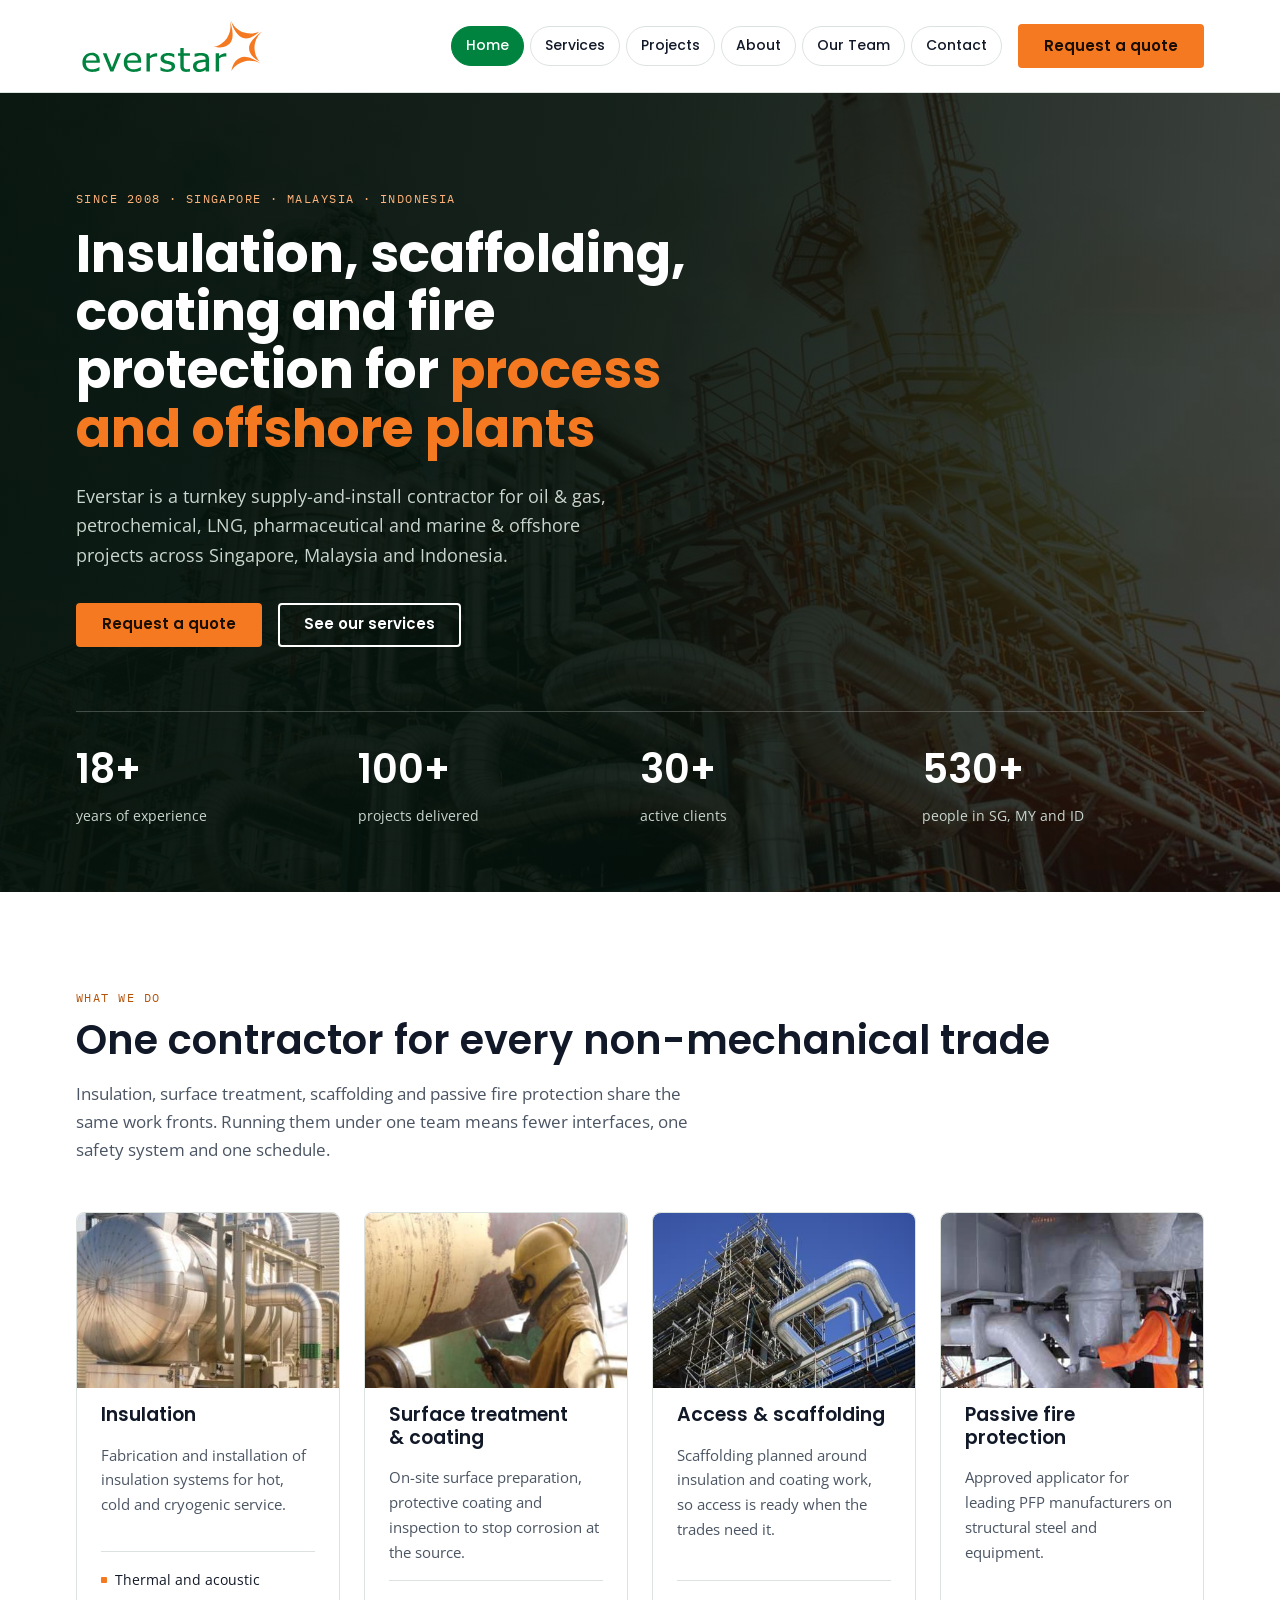
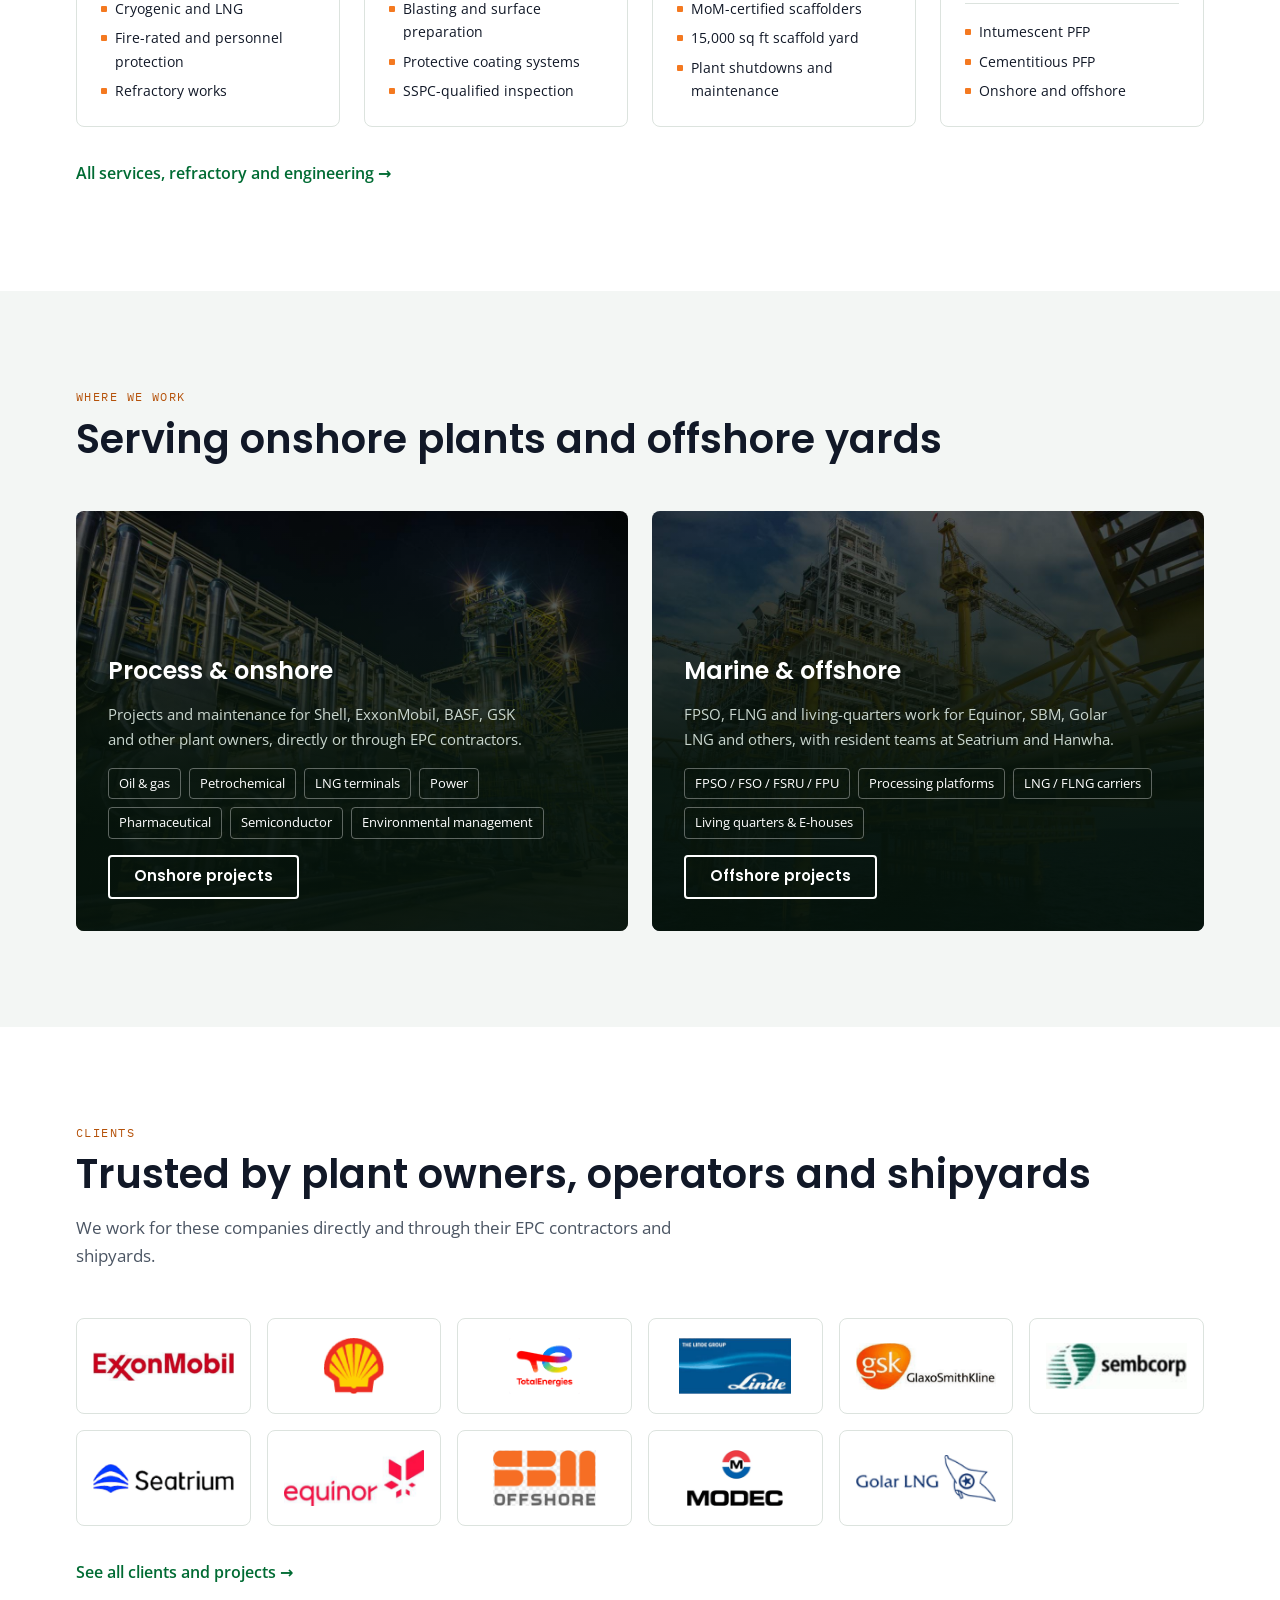
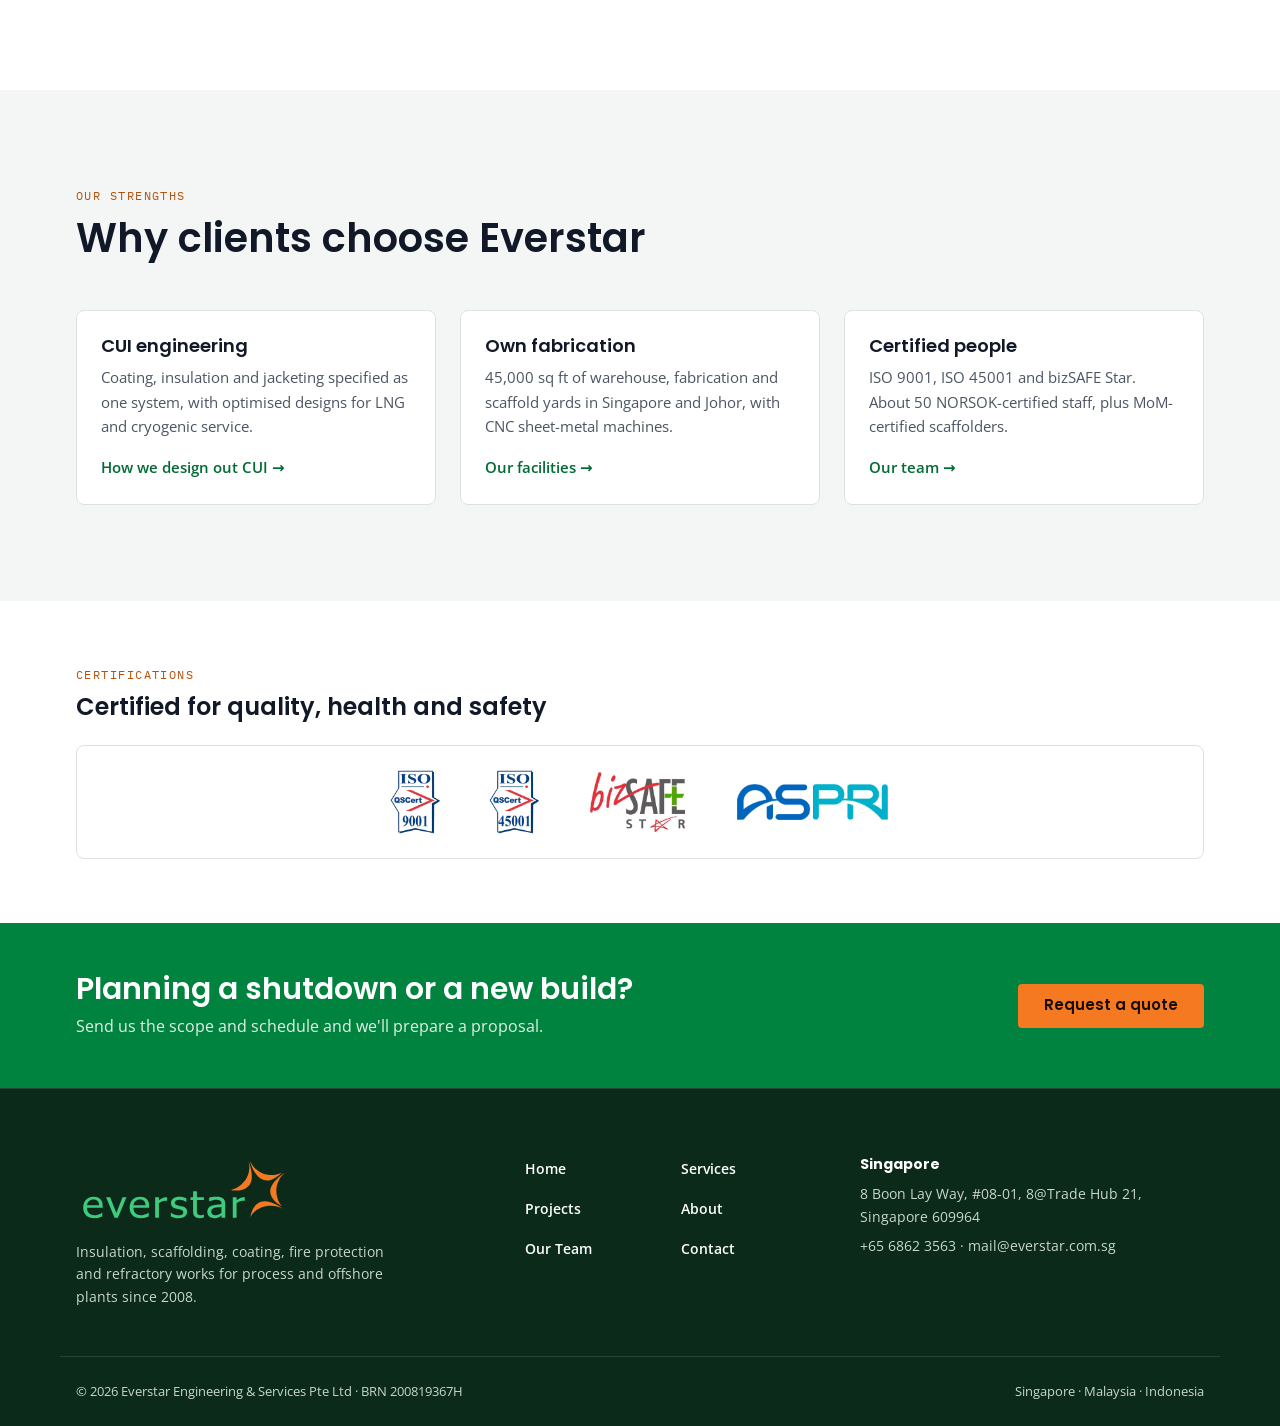
<file: index.html>
<!doctype html>
<html lang="en">
<head>
<meta charset="utf-8">
<meta name="viewport" content="width=device-width, initial-scale=1, viewport-fit=cover">
<title>Everstar Engineering &amp; Services | Insulation, Scaffolding, Coating &amp; Fire Protection</title>
<meta name="description" content="Singapore contractor since 2008 for insulation, access and scaffolding, surface treatment and coating, passive fire protection and refractory works for onshore plants and offshore projects.">
<meta property="og:title" content="Everstar Engineering &amp; Services | Insulation, Scaffolding, Coating &amp; Fire Protection">
<meta property="og:description" content="Singapore contractor since 2008 for insulation, access and scaffolding, surface treatment and coating, passive fire protection and refractory works for onshore plants and offshore projects.">
<meta property="og:type" content="website">
<link rel="icon" href="img/favicon.svg" type="image/svg+xml">
<meta name="claude:viewport-fit-sides" content="cover">
<link rel="preconnect" href="https://fonts.googleapis.com">
<link rel="preconnect" href="https://fonts.gstatic.com" crossorigin>
<link rel="stylesheet" href="https://fonts.googleapis.com/css2?family=Poppins:wght@500;600;700&family=Open+Sans:wght@400;600&family=IBM+Plex+Mono:wght@500&display=swap">
<style>
body{margin:0}img{max-width:100%}[hidden]{display:none!important}
/* Layout: full-bleed bands, 1160px content column, 8pt grid. Corporate skill tokens with Everstar logo colours. */
:root{
  --green:#00833F; --green-ink:#006B33; --green-deep:#0B2A1A;
  --orange:#F47920; --orange-ink:#B5520A;
  --bg:#FFFFFF; --bg-alt:#F3F6F4; --surface:#FFFFFF;
  --text:#111827; --muted:#4B5563; --line:#DCE3DE;
  --on-dark:#FFFFFF; --on-dark-muted:#C9D6CE;
  --font-display:"Poppins",system-ui,-apple-system,"Segoe UI",sans-serif;
  --font-body:"Open Sans",system-ui,-apple-system,"Segoe UI",sans-serif;
  --font-mono:"IBM Plex Mono",ui-monospace,Consolas,monospace;
  --r-sm:4px; --r-md:8px;
  --s1:8px; --s2:16px; --s3:24px; --s4:32px; --s6:48px; --s8:64px; --s12:96px;
}
@media (prefers-color-scheme: dark){:root:not([data-theme="light"]){
  --green:#3DB872; --green-ink:#5CCB8A; --green-deep:#06140C;
  --orange:#F7924A; --orange-ink:#F7924A;
  --bg:#0E1411; --bg-alt:#141C17; --surface:#18221C;
  --text:#E8EEEA; --muted:#A7B4AC; --line:#26332B;
  --on-dark:#FFFFFF; --on-dark-muted:#C9D6CE; color-scheme:dark}}
:root[data-theme="dark"]{
  --green:#3DB872; --green-ink:#5CCB8A; --green-deep:#06140C;
  --orange:#F7924A; --orange-ink:#F7924A;
  --bg:#0E1411; --bg-alt:#141C17; --surface:#18221C;
  --text:#E8EEEA; --muted:#A7B4AC; --line:#26332B;
  --on-dark:#FFFFFF; --on-dark-muted:#C9D6CE; color-scheme:dark}

*{box-sizing:border-box}
html{scroll-behavior:smooth}
@media (prefers-reduced-motion: reduce){html{scroll-behavior:auto}}
body{background:var(--bg);color:var(--text);font-family:var(--font-body);font-size:16px;line-height:1.65}
h1,h2,h3{font-family:var(--font-display);line-height:1.2;text-wrap:balance;margin:0}
p{margin:0}
a{color:inherit}
:focus-visible{outline:3px solid var(--orange);outline-offset:2px;border-radius:2px}

.wrap{max-width:1160px;margin:0 auto;padding-left:max(16px,env(safe-area-inset-left,0px));padding-right:max(16px,env(safe-area-inset-right,0px))}
.band{padding-block:var(--s12)}
.band.alt{background:var(--bg-alt)}
.eyebrow{font-family:var(--font-mono);font-size:.75rem;letter-spacing:.12em;text-transform:uppercase;color:var(--orange-ink)}
.h2{font-size:clamp(1.75rem,3.2vw,2.5rem);font-weight:600;margin-top:var(--s1)}
.lede{color:var(--muted);max-width:62ch;margin-top:var(--s2);font-size:1.0625rem}
.head{margin-bottom:var(--s6)}


/* header */
body::before{content:"";position:fixed;inset:0 0 auto;height:env(safe-area-inset-top,0px);z-index:10;background:var(--bg)}
header.site{position:sticky;top:env(safe-area-inset-top,0px);z-index:9;background:var(--bg);border-bottom:1px solid var(--line)}
header.site .wrap{display:flex;align-items:center;gap:var(--s2);min-height:92px}
.logo{display:block;flex:none}
.logo img{height:64px;width:auto;display:block}
@media (max-width:600px){.logo img{height:50px}}
nav.main{display:flex;gap:6px;margin-left:auto;align-items:center}
.nav-btn{display:inline-flex;align-items:center;justify-content:center;min-height:40px;padding:0 14px;border-radius:999px;border:1px solid var(--line);background:var(--surface);color:var(--text);font-family:var(--font-display);font-weight:500;font-size:.875rem;text-decoration:none;white-space:nowrap;transition:background-color .15s,border-color .15s,color .15s}
.nav-btn:hover{border-color:var(--green);color:var(--green-ink);background:var(--bg-alt)}
.nav-btn:active{transform:translateY(1px)}
.btn{display:inline-flex;align-items:center;justify-content:center;gap:var(--s1);min-height:44px;padding:0 var(--s3);border-radius:var(--r-sm);font-family:var(--font-display);font-weight:600;font-size:.9375rem;text-decoration:none;border:2px solid transparent;cursor:pointer}
.btn.primary{background:var(--orange);color:#1A0D02}
.btn.primary:hover{background:#FF8A33}
.btn.ghost{border-color:currentColor;color:var(--on-dark)}
.btn.ghost:hover{background:rgba(255,255,255,.1)}
.btn.green{background:var(--green);color:#fff}
.btn.green:hover{background:var(--green-ink)}
.nav-btn[aria-current="page"]{background:var(--green);border-color:var(--green);color:#FFFFFF}
.nav-btn[aria-current="page"]:hover{background:var(--green-ink);border-color:var(--green-ink);color:#FFFFFF}
details.menu{display:none;position:relative}
details.menu summary{list-style:none;cursor:pointer;min-height:44px;min-width:44px;display:grid;place-items:center;border:1px solid var(--line);border-radius:999px;font-family:var(--font-display);font-weight:500;font-size:.875rem;padding:0 16px;background:var(--surface)}
details.menu summary::-webkit-details-marker{display:none}
details.menu nav{position:absolute;right:0;top:calc(100% + 8px);background:var(--surface);border:1px solid var(--line);border-radius:var(--r-md);box-shadow:0 12px 32px rgba(0,0,0,.18);display:flex;flex-direction:column;gap:6px;min-width:220px;padding:var(--s1)}
details.menu nav .nav-btn{justify-content:flex-start;min-height:44px;padding:0 var(--s2)}
@media (max-width:1080px){nav.main{display:none} details.menu{display:block;margin-left:auto}}
@media (max-width:480px){header.site .btn.primary{display:none}}

/* hero */
.hero{position:relative;color:var(--on-dark);background:#0B2A1A url("img/hero-refinery.jpg") center/cover no-repeat}
.hero::before{content:"";position:absolute;inset:0;background:linear-gradient(100deg,rgba(6,20,12,.94) 0%,rgba(6,20,12,.82) 45%,rgba(6,20,12,.35) 100%)}
.hero .wrap{position:relative;padding-block:var(--s12) var(--s8)}
.hero h1{font-size:clamp(2rem,4.4vw,3.25rem);font-weight:700;line-height:1.12;max-width:24ch;margin-top:var(--s2)}
.hero h1 em{font-style:normal;color:var(--orange)}
.hero p.sub{color:var(--on-dark-muted);max-width:56ch;margin-top:var(--s3);font-size:1.125rem}
.hero .eyebrow{color:#FFB37A}
.cta-row{display:flex;flex-wrap:wrap;gap:var(--s2);margin-top:var(--s4)}
.stats{display:grid;grid-template-columns:repeat(4,1fr);gap:0;margin-top:var(--s8);border-top:1px solid rgba(255,255,255,.22)}
.stat{padding:var(--s3) var(--s3) 0 0}
.stat b{display:block;font-family:var(--font-display);font-size:clamp(1.75rem,3.4vw,2.5rem);font-weight:600;font-variant-numeric:tabular-nums;color:#fff}
.stat span{font-size:.875rem;color:var(--on-dark-muted)}
@media (max-width:700px){.stats{grid-template-columns:repeat(2,1fr)}}

/* services */
.services{display:grid;grid-template-columns:repeat(4,1fr);gap:var(--s3)}
.svc{background:var(--surface);border:1px solid var(--line);border-radius:var(--r-md);padding:var(--s3);display:flex;flex-direction:column;gap:var(--s2);min-width:0}
.svc .ico{width:48px;height:48px;color:var(--green)}
.svc h3{font-size:1.1875rem;font-weight:600}
.svc p{color:var(--muted);font-size:.9375rem}
.svc ul{margin:0;padding:0;list-style:none;display:flex;flex-direction:column;gap:6px;font-size:.875rem;margin-top:auto;border-top:1px solid var(--line);padding-top:var(--s2)}
.svc li{display:flex;gap:var(--s1)}
.svc li::before{content:"";flex:none;width:6px;height:6px;margin-top:9px;background:var(--orange);border-radius:1px}
@media (max-width:1000px){.services{grid-template-columns:repeat(2,1fr)}}
@media (max-width:560px){.services{grid-template-columns:1fr}}

/* CUI section */
.cui{display:grid;grid-template-columns:1.05fr 1fr;gap:var(--s8);align-items:center}
.cui > *{min-width:0}
.layers{list-style:none;margin:var(--s4) 0 0;padding:0;display:flex;flex-direction:column;gap:var(--s2)}
.layers li{display:grid;grid-template-columns:32px 1fr;gap:var(--s2);align-items:start}
.layers .k{font-family:var(--font-mono);font-size:.75rem;width:32px;height:32px;border-radius:50%;display:grid;place-items:center;border:2px solid var(--green);color:var(--green-ink);font-weight:500}
.layers strong{display:block;font-family:var(--font-display);font-weight:600}
.layers span{color:var(--muted);font-size:.9375rem}
.xsec{width:100%;max-width:460px;height:auto;display:block;margin-inline:auto}
.xsec text{font-family:var(--font-mono);font-size:11px;fill:var(--text)}
.xsec .lead{stroke:var(--muted);stroke-width:1}
.cap{font-family:var(--font-mono);font-size:.75rem;color:var(--muted);text-align:center;margin-top:var(--s1)}
@media (max-width:900px){.cui{grid-template-columns:1fr;gap:var(--s6)}}

/* sectors */
.sectors{display:grid;grid-template-columns:1fr 1fr;gap:var(--s3)}
.sector{position:relative;border-radius:var(--r-md);overflow:hidden;color:var(--on-dark);min-height:420px;display:flex;align-items:flex-end;background:#0B2A1A center/cover no-repeat}
.sector::before{content:"";position:absolute;inset:0;background:linear-gradient(180deg,rgba(6,20,12,.15) 0%,rgba(6,20,12,.92) 62%)}
.sector .in{position:relative;padding:var(--s4);display:flex;flex-direction:column;gap:var(--s2)}
.sector h3{font-size:1.5rem;font-weight:600}
.sector p{color:var(--on-dark-muted);font-size:.9375rem;max-width:48ch}
.chips{display:flex;flex-wrap:wrap;gap:var(--s1);margin:0;padding:0;list-style:none}
.chips li{font-size:.8125rem;padding:4px 10px;border:1px solid rgba(255,255,255,.35);border-radius:var(--r-sm)}
.sector.on{background-image:url("img/onshore.jpg")}
.sector.off{background-image:url("img/offshore.jpg")}
@media (max-width:800px){.sectors{grid-template-columns:1fr}}

/* projects */
.tbl-wrap{overflow-x:auto;border:1px solid var(--line);border-radius:var(--r-md);background:var(--surface)}
.proj-grid{display:grid;grid-template-columns:1fr 1fr;gap:var(--s4)}
.proj-grid > *{min-width:0}
.tbl-h{font-size:1.0625rem;font-weight:600;display:flex;align-items:center;gap:var(--s1);flex-wrap:wrap;margin-bottom:var(--s2)}
@media (max-width:1000px){.proj-grid{grid-template-columns:1fr}}
table{width:100%;border-collapse:collapse;font-size:.9375rem;min-width:460px}
th,td{text-align:left;padding:14px var(--s3);border-bottom:1px solid var(--line);vertical-align:top}
th{font-family:var(--font-mono);font-size:.75rem;letter-spacing:.08em;text-transform:uppercase;color:var(--muted);font-weight:500;background:var(--bg-alt)}
tr:last-child td{border-bottom:0}
td.owner{font-weight:600}
.tag{display:inline-block;font-family:var(--font-mono);font-size:.6875rem;letter-spacing:.06em;text-transform:uppercase;padding:2px 8px;border-radius:var(--r-sm);background:var(--bg-alt);color:var(--green-ink);border:1px solid var(--line);white-space:nowrap}
.note{font-size:.8125rem;color:var(--muted);margin-top:var(--s2)}

/* capability grid */
.cap-grid{display:grid;grid-template-columns:1fr 1fr;gap:var(--s8)}
.cap-grid > *{min-width:0}
.facts{display:grid;grid-template-columns:repeat(3,1fr);gap:var(--s2);margin-top:var(--s4)}
.fact{border-left:3px solid var(--orange);padding-left:var(--s2)}
.fact b{display:block;font-family:var(--font-display);font-size:1.5rem;font-weight:600;font-variant-numeric:tabular-nums}
.fact span{font-size:.8125rem;color:var(--muted)}
.plain{margin:var(--s3) 0 0;padding-left:1.1em;color:var(--muted);display:flex;flex-direction:column;gap:4px}
.certs{display:grid;grid-template-columns:repeat(5,1fr);gap:var(--s3)}
.cert{border:1px solid var(--line);border-radius:var(--r-md);background:var(--surface);display:flex;flex-direction:column;overflow:hidden;min-width:0}
.cert-logo{background:#FFFFFF;height:136px;display:grid;place-items:center;padding:var(--s2);border-bottom:1px solid var(--line)}
.cert-logo img{max-height:100px;width:auto;max-width:100%;object-fit:contain}
.cert > div:last-child{padding:var(--s2) var(--s3) var(--s3);display:flex;flex-direction:column;gap:4px}
.cert b{font-family:var(--font-display);font-weight:600;font-size:1.0625rem}
.cert p{font-size:.9rem;color:var(--muted)}
.cert span{font-size:.75rem;color:var(--muted);font-family:var(--font-mono);margin-top:var(--s1)}
@media (max-width:1100px){.certs{grid-template-columns:repeat(3,1fr)}}
@media (max-width:760px){.certs{grid-template-columns:1fr 1fr}}
/* logo strip */
.logostrip{display:flex;flex-wrap:wrap;align-items:center;justify-content:center;gap:var(--s3) var(--s6);background:#FFFFFF;border:1px solid var(--line);border-radius:var(--r-md);padding:var(--s3)}
.logostrip img{height:64px;width:auto}
.logostrip img.wide{height:40px}
@media (max-width:900px){.cap-grid{grid-template-columns:1fr;gap:var(--s6)}}
@media (max-width:480px){.facts{grid-template-columns:1fr}.certs{grid-template-columns:1fr}}

/* group */
.group{display:grid;grid-template-columns:repeat(4,1fr);gap:var(--s3)}
.co{padding:var(--s3);border-top:3px solid var(--green);background:var(--surface);border-radius:0 0 var(--r-md) var(--r-md);border-inline:1px solid var(--line);border-bottom:1px solid var(--line);display:flex;flex-direction:column;gap:var(--s1);min-width:0}
.co .cc{font-family:var(--font-mono);font-size:.75rem;color:var(--orange-ink);letter-spacing:.08em}
.co h3{font-size:1.0625rem;font-weight:600}
.co p{font-size:.9rem;color:var(--muted)}
.co.lead-co{border-top-color:var(--orange)}
@media (max-width:1000px){.group{grid-template-columns:1fr 1fr}}
@media (max-width:560px){.group{grid-template-columns:1fr}}

.people{display:grid;grid-template-columns:1fr 1fr;gap:var(--s3);margin-top:var(--s6)}
.person{display:grid;grid-template-columns:60px 1fr;gap:var(--s2);align-items:start}
.person h3{font-size:1.0625rem;font-weight:600}
.person .role{font-size:.8125rem;font-family:var(--font-mono);color:var(--orange-ink);letter-spacing:.04em}
.person p{font-size:.9rem;color:var(--muted);margin-top:var(--s1)}
@media (max-width:700px){.people{grid-template-columns:1fr}}

/* contact */
.contact{background:var(--green-deep);color:var(--on-dark)}
.contact .h2{color:#fff}
.contact .lede{color:var(--on-dark-muted)}
.contact .eyebrow{color:#FFB37A}
.c-grid{display:grid;grid-template-columns:1fr 1fr 1.2fr;gap:var(--s6)}
.c-grid > *{min-width:0}
.office h3{font-size:1.0625rem;font-weight:600;color:#fff}
.office .cc{font-family:var(--font-mono);font-size:.75rem;color:#FFB37A;letter-spacing:.08em}
.office address{font-style:normal;color:var(--on-dark-muted);margin-top:var(--s1);font-size:.9375rem}
.office dl{display:grid;grid-template-columns:auto 1fr;gap:4px var(--s2);margin:var(--s2) 0 0;font-size:.9375rem}
.office dt{color:var(--on-dark-muted);font-family:var(--font-mono);font-size:.75rem;padding-top:3px}
.office dd{margin:0;user-select:all;overflow-wrap:anywhere}
form.enq{display:flex;flex-direction:column;gap:var(--s2);background:rgba(255,255,255,.05);border:1px solid rgba(255,255,255,.14);border-radius:var(--r-md);padding:var(--s3)}
form.enq label{font-size:.8125rem;font-weight:600;display:flex;flex-direction:column;gap:6px;color:var(--on-dark-muted)}
form.enq input,form.enq select,form.enq textarea{font:inherit;font-size:.9375rem;color:var(--text);background:var(--bg);border:1px solid var(--line);border-radius:var(--r-sm);padding:10px 12px;min-height:44px;width:100%}
form.enq textarea{min-height:96px;resize:vertical}
.row2{display:grid;grid-template-columns:1fr 1fr;gap:var(--s2)}
.form-msg{font-size:.875rem;color:#FFB37A;min-height:1.4em}
@media (max-width:1000px){.c-grid{grid-template-columns:1fr 1fr}.c-grid form{grid-column:1/-1}}
@media (max-width:600px){.c-grid{grid-template-columns:1fr}.row2{grid-template-columns:1fr}}

footer.site{background:var(--green-deep);color:var(--on-dark-muted);font-size:.8125rem;border-top:1px solid rgba(255,255,255,.12)}
.foot-top{display:grid;grid-template-columns:1.4fr 1fr 1.2fr;gap:var(--s6);padding-block:var(--s8) var(--s6)}
.foot-top > *{min-width:0}
.foot-logo{height:72px;width:auto;display:block}
.foot-brand p{margin-top:var(--s2);max-width:40ch;font-size:.875rem;line-height:1.6}
.foot-links{display:grid;grid-template-columns:1fr 1fr;gap:var(--s1) var(--s3);align-content:start}
.foot-links a{color:#FFFFFF;text-decoration:none;font-weight:600;font-size:.875rem;min-height:32px;display:flex;align-items:center}
.foot-links a:hover{color:#FFB37A}
.foot-contact{display:flex;flex-direction:column;gap:6px;font-size:.875rem}
.foot-contact b{color:#FFFFFF;font-family:var(--font-display)}
.foot-bottom{padding-block:var(--s3);display:flex;flex-wrap:wrap;gap:var(--s2);justify-content:space-between;border-top:1px solid rgba(255,255,255,.12)}
@media (max-width:860px){.foot-top{grid-template-columns:1fr;gap:var(--s4)}}

/* sub-page banner */
.pagehead{position:relative;color:var(--on-dark);background:#0B2A1A center/cover no-repeat}
.pagehead::before{content:"";position:absolute;inset:0;background:linear-gradient(100deg,rgba(6,20,12,.95) 0%,rgba(6,20,12,.8) 55%,rgba(6,20,12,.45) 100%)}
.pagehead .wrap{position:relative;padding-block:var(--s8) var(--s6)}
.pagehead h1{font-size:clamp(2.5rem,6vw,4rem);font-weight:700;line-height:1.05;letter-spacing:-.01em;margin-top:var(--s1)}
.pagehead h1::after{content:"";display:block;width:56px;height:4px;border-radius:2px;background:var(--orange);margin-top:var(--s3)}
.pagehead .tagline{font-family:var(--font-display);font-weight:500;font-size:clamp(1.25rem,2.4vw,1.625rem);line-height:1.35;color:#FFFFFF;max-width:34ch;margin-top:var(--s3);text-wrap:balance}
.pagehead .desc{color:var(--on-dark-muted);max-width:60ch;margin-top:var(--s2);font-size:1.0625rem}
.pagehead .eyebrow{color:#FFB37A}
.jump{display:flex;flex-wrap:wrap;gap:var(--s1);margin-top:var(--s4)}
.jump a{display:inline-flex;align-items:center;min-height:40px;padding:0 14px;border-radius:999px;border:1px solid rgba(255,255,255,.35);color:#FFFFFF;text-decoration:none;font-family:var(--font-display);font-weight:500;font-size:.875rem;background:rgba(255,255,255,.06)}
.jump a:hover{background:rgba(255,255,255,.16);border-color:#FFFFFF}
.crumb{font-size:.8125rem;color:var(--on-dark-muted);margin-bottom:var(--s3)}
.crumb a{color:#fff}

/* service detail rows */
.svc-rows{display:flex;flex-direction:column;gap:var(--s8)}
.svc-row{display:grid;grid-template-columns:280px 1fr;gap:var(--s6);padding-top:var(--s6);border-top:1px solid var(--line)}
.svc-row:first-child{border-top:0;padding-top:0}
.svc-row > *{min-width:0}
.svc-row .ico{width:56px;height:56px;color:var(--green)}
.svc-row h2{font-size:1.625rem;font-weight:600;margin-top:var(--s2)}
.svc-row .k{font-family:var(--font-mono);font-size:.75rem;color:var(--orange-ink);letter-spacing:.08em;margin-top:var(--s1)}
.svc-row p{color:var(--muted)}
.svc-row .body{display:flex;flex-direction:column;gap:var(--s3)}
.two-col{display:grid;grid-template-columns:1fr 1fr;gap:var(--s3)}
.two-col h3{font-size:.8125rem;font-family:var(--font-mono);font-weight:500;letter-spacing:.08em;text-transform:uppercase;color:var(--muted);margin-bottom:var(--s1)}
.ticks{list-style:none;margin:0;padding:0;display:flex;flex-direction:column;gap:6px;font-size:.9375rem}
.ticks li{display:flex;gap:var(--s1)}
.ticks li::before{content:"";flex:none;width:6px;height:6px;margin-top:10px;background:var(--orange);border-radius:1px}
@media (max-width:800px){.svc-row{grid-template-columns:1fr;gap:var(--s3)}.two-col{grid-template-columns:1fr}}

/* teaser cards & CTA band */
.teasers{display:grid;grid-template-columns:repeat(3,1fr);gap:var(--s3)}
.teaser{display:flex;flex-direction:column;gap:var(--s1);padding:var(--s3);border:1px solid var(--line);border-radius:var(--r-md);background:var(--surface);text-decoration:none;min-width:0}
.teaser:hover{border-color:var(--green)}
.teaser h3{font-size:1.125rem;font-weight:600}
.teaser p{color:var(--muted);font-size:.9375rem}
.teaser .go{margin-top:auto;padding-top:var(--s1);font-weight:600;color:var(--green-ink);font-size:.9375rem}
@media (max-width:900px){.teasers{grid-template-columns:1fr}}
.more{display:inline-flex;margin-top:var(--s3);font-weight:600;color:var(--green-ink);text-decoration:none;min-height:44px;align-items:center}
.more:hover{text-decoration:underline}
.ctaband{background:var(--green);color:#fff}
.ctaband .wrap{padding-block:var(--s6);display:flex;flex-wrap:wrap;gap:var(--s3);align-items:center;justify-content:space-between}
.ctaband h2{font-size:clamp(1.375rem,2.6vw,1.875rem);font-weight:600;max-width:30ch}
.ctaband p{color:#E3F2E9;margin-top:6px}

/* team by country */
.teamtbl td.n,.teamtbl th.n{text-align:right;font-variant-numeric:tabular-nums}
.teamtbl tfoot td{font-weight:600;background:var(--bg-alt);border-top:2px solid var(--line)}
.timeline{list-style:none;margin:0;padding:0;display:flex;flex-direction:column;gap:var(--s3);border-left:2px solid var(--line);padding-left:var(--s3)}
.timeline li{position:relative}
.timeline li::before{content:"";position:absolute;left:calc(-1 * var(--s3) - 7px);top:6px;width:12px;height:12px;border-radius:50%;background:var(--orange)}
.timeline b{font-family:var(--font-display);display:block}
.timeline span{color:var(--muted);font-size:.9375rem}
.split{display:grid;grid-template-columns:1fr 1fr;gap:var(--s8)}
.split > *{min-width:0}
@media (max-width:900px){.split{grid-template-columns:1fr;gap:var(--s6)}}

/* spam trap, hidden from people */
.hp{position:absolute;left:-9999px;width:1px;height:1px;overflow:hidden}
form.enq button:disabled{opacity:.7;cursor:wait}

/* organisation chart */
.av{display:block;flex:none;border-radius:6px;object-fit:cover;object-position:center top;background:var(--bg-alt);border:1px solid var(--line)}
.av-lg{width:96px;height:128px;border:3px solid var(--orange);box-shadow:0 6px 16px rgba(11,42,26,.18)}
.av-md{width:60px;height:80px;border:2px solid var(--green);box-shadow:0 4px 10px rgba(11,42,26,.14)}
.av-sm{width:45px;height:60px}
.av-initials{display:grid;place-items:center;background:var(--green);color:#fff;font-family:var(--font-display);font-weight:600;font-size:.9rem}
.pc-text{display:flex;flex-direction:column;min-width:0}
.pc-text b{font-family:var(--font-display);font-weight:600;line-height:1.25}
.pc-text span{font-size:.8125rem;color:var(--muted);line-height:1.35}
.org-top{display:flex;flex-direction:column;align-items:center}
.leader{display:flex;align-items:center;gap:var(--s2);background:var(--surface);border:1px solid var(--line);border-radius:var(--r-md);padding:var(--s2) var(--s3) var(--s2) var(--s2);box-shadow:0 8px 24px rgba(11,42,26,.08);min-width:min(320px,100%)}
.leader .pc-text b{font-size:1.125rem}
.org-vline{display:block;width:2px;height:28px;background:var(--green)}
.org-hub{font-family:var(--font-mono);font-size:.75rem;letter-spacing:.08em;text-transform:uppercase;background:var(--green);color:#fff;padding:6px 14px;border-radius:999px}
.org-depts{display:grid;grid-template-columns:repeat(4,1fr);gap:var(--s3);margin-top:var(--s4);align-items:start;padding-top:var(--s4);border-top:2px solid var(--green)}
.dept{background:var(--surface);border:1px solid var(--line);border-radius:var(--r-md);padding:var(--s3);display:flex;flex-direction:column;gap:var(--s2);min-width:0}
.dept-name{font-family:var(--font-mono);font-size:.75rem;font-weight:500;letter-spacing:.1em;text-transform:uppercase;color:var(--orange-ink)}
.dept-lead{display:flex;align-items:center;gap:12px}
.dept-members{list-style:none;margin:0 0 0 29px;padding:4px 0 0 var(--s3);display:flex;flex-direction:column;gap:12px;border-left:2px solid var(--line);position:relative}
.member{display:flex;align-items:center;gap:12px;position:relative}
.member::before{content:"";position:absolute;left:calc(-1 * var(--s3) - 2px);top:50%;width:calc(var(--s3) - 4px);height:2px;background:var(--line)}
.member .pc-text b{font-size:.9375rem}
@media (min-width:821px){.org-depts > .dept:first-child{grid-row:span 2}}
@media (max-width:1100px){.org-depts{grid-template-columns:repeat(3,1fr)}}
@media (max-width:820px){.org-depts{grid-template-columns:repeat(2,1fr)}}
@media (max-width:540px){.org-depts{grid-template-columns:1fr}}

/* client logo walls */
.clients{display:grid;grid-template-columns:repeat(auto-fill,minmax(150px,1fr));gap:var(--s2)}
.client{background:#FFFFFF;border:1px solid var(--line);border-radius:var(--r-md);height:96px;display:grid;place-items:center;padding:var(--s2)}
.client img{max-height:56px;max-width:100%;width:auto;height:auto;object-fit:contain}
.clients-h{font-size:1.0625rem;font-weight:600;margin:var(--s6) 0 var(--s2)}
.clients-h:first-child{margin-top:0}

/* photos on service cards and rows */
.svc .svc-photo{margin:calc(-1 * var(--s3)) calc(-1 * var(--s3)) 0;aspect-ratio:3/2;overflow:hidden;border-radius:var(--r-md) var(--r-md) 0 0}
.svc .svc-photo img{width:100%;height:100%;object-fit:cover;display:block}
.svc-row figure{margin:var(--s3) 0 0;border-radius:var(--r-md);overflow:hidden;aspect-ratio:3/2;max-width:100%}
.svc-row figure img{width:100%;height:100%;object-fit:cover;display:block}

/* CEO message */
.ceo{display:grid;grid-template-columns:1.3fr 1fr;gap:var(--s8);align-items:start}
.ceo > *{min-width:0}
.ceo blockquote{margin:var(--s3) 0 0;padding:0;font-size:1.0625rem;color:var(--text);display:flex;flex-direction:column;gap:var(--s2)}
.ceo blockquote p{max-width:62ch}
.ceo .sign{display:flex;align-items:center;gap:var(--s2);margin-top:var(--s3)}
.ceo .sign b{font-family:var(--font-display);display:block}
.ceo .sign span{font-size:.875rem;color:var(--muted)}
.principles{list-style:none;margin:0;padding:0;display:flex;flex-direction:column;gap:var(--s2);counter-reset:pr}
.principles li{counter-increment:pr;display:grid;grid-template-columns:48px 1fr;gap:var(--s2);align-items:center;background:var(--surface);border:1px solid var(--line);border-radius:var(--r-md);padding:var(--s2)}
.principles li::before{content:counter(pr);display:grid;place-items:center;width:48px;height:48px;border-radius:var(--r-sm);background:var(--green);color:#fff;font-family:var(--font-display);font-weight:600;font-size:1.25rem}
.principles b{font-family:var(--font-display);font-weight:600}
@media (max-width:900px){.ceo{grid-template-columns:1fr;gap:var(--s6)}}

/* facility machines */
.machines{display:grid;grid-template-columns:1fr 1fr;gap:var(--s3);margin-top:var(--s4)}
.machines figure{margin:0;background:#FFFFFF;border:1px solid var(--line);border-radius:var(--r-md);padding:var(--s2);display:flex;flex-direction:column;gap:var(--s1)}
.machines img{width:100%;height:180px;object-fit:contain}
.machines figcaption{font-size:.8125rem;color:#4B5563}
@media (max-width:600px){.machines{grid-template-columns:1fr}}
.co-logo{height:36px;width:auto;align-self:flex-start;margin-bottom:var(--s1);background:#FFFFFF;padding:4px 8px;border-radius:var(--r-sm)}

/* keep anchored sections clear of the sticky header */
section[id],article[id]{scroll-margin-top:calc(100px + env(safe-area-inset-top,0px))}
</style>
</head>
<body>
<header class="site">
  <div class="wrap">
    <a class="logo" href="index.html" aria-label="Everstar home"><picture><source srcset="img/logo-dark.svg" media="(prefers-color-scheme: dark)"><img src="img/logo.svg" alt="everstar" width="190" height="65"></picture></a>
    <nav class="main" aria-label="Main">
      <a class="nav-btn" href="index.html" aria-current="page">Home</a>
      <a class="nav-btn" href="services.html">Services</a>
      <a class="nav-btn" href="projects.html">Projects</a>
      <a class="nav-btn" href="about.html">About</a>
      <a class="nav-btn" href="team.html">Our Team</a>
      <a class="nav-btn" href="contact.html">Contact</a>
    </nav>
    <details class="menu">
      <summary aria-label="Open menu">Menu</summary>
      <nav aria-label="Main (mobile)">
      <a class="nav-btn" href="index.html" aria-current="page">Home</a>
      <a class="nav-btn" href="services.html">Services</a>
      <a class="nav-btn" href="projects.html">Projects</a>
      <a class="nav-btn" href="about.html">About</a>
      <a class="nav-btn" href="team.html">Our Team</a>
      <a class="nav-btn" href="contact.html">Contact</a>
      </nav>
    </details>
    <a class="btn primary" href="contact.html">Request a quote</a>
  </div>
</header>

<main id="top">
<section class="hero" aria-labelledby="hero-h">
  <div class="wrap">
    <div class="eyebrow">Since 2008 · Singapore · Malaysia · Indonesia</div>
    <h1 id="hero-h">Insulation, scaffolding, coating and fire protection for <em>process and offshore plants</em></h1>
    <p class="sub">Everstar is a turnkey supply-and-install contractor for oil &amp; gas, petrochemical, LNG, pharmaceutical and marine &amp; offshore projects across Singapore, Malaysia and Indonesia.</p>
    <div class="cta-row">
      <a class="btn primary" href="contact.html">Request a quote</a>
      <a class="btn ghost" href="services.html">See our services</a>
    </div>
    <div class="stats">
      <div class="stat"><b>18+</b><span>years of experience</span></div>
      <div class="stat"><b>100+</b><span>projects delivered</span></div>
      <div class="stat"><b>30+</b><span>active clients</span></div>
      <div class="stat"><b>530+</b><span>people in SG, MY and ID</span></div>
    </div>
  </div>
</section>

<section class="band" id="services" aria-labelledby="svc-h">
  <div class="wrap">
    <div class="head">
      <div class="eyebrow">What we do</div>
      <h2 class="h2" id="svc-h">One contractor for every non-mechanical trade</h2>
      <p class="lede">Insulation, surface treatment, scaffolding and passive fire protection share the same work fronts. Running them under one team means fewer interfaces, one safety system and one schedule.</p>
    </div>
    <div class="services">
      <a class="svc" href="services.html#insulation" style="text-decoration:none">
        <div class="svc-photo"><img src="img/photos/insulation.jpg" alt="Insulated vessel and piping" width="420" height="280" loading="lazy"></div>
        <h3>Insulation</h3>
        <p>Fabrication and installation of insulation systems for hot, cold and cryogenic service.</p>
        <ul><li>Thermal and acoustic</li><li>Cryogenic and LNG</li><li>Fire-rated and personnel protection</li><li>Refractory works</li></ul>
      </a>
      <a class="svc" href="services.html#coating" style="text-decoration:none">
        <div class="svc-photo"><img src="img/photos/coating.jpg" alt="Surface preparation before coating" width="420" height="280" loading="lazy"></div>
        <h3>Surface treatment &amp; coating</h3>
        <p>On-site surface preparation, protective coating and inspection to stop corrosion at the source.</p>
        <ul><li>Blasting and surface preparation</li><li>Protective coating systems</li><li>SSPC-qualified inspection</li></ul>
      </a>
      <a class="svc" href="services.html#access" style="text-decoration:none">
        <div class="svc-photo"><img src="img/photos/scaffolding.jpg" alt="Scaffolding around insulated piping" width="420" height="280" loading="lazy"></div>
        <h3>Access &amp; scaffolding</h3>
        <p>Scaffolding planned around insulation and coating work, so access is ready when the trades need it.</p>
        <ul><li>MoM-certified scaffolders</li><li>15,000 sq ft scaffold yard</li><li>Plant shutdowns and maintenance</li></ul>
      </a>
      <a class="svc" href="services.html#pfp" style="text-decoration:none">
        <div class="svc-photo"><img src="img/photos/fire-protection.jpg" alt="Fire protection on offshore piping" width="420" height="280" loading="lazy"></div>
        <h3>Passive fire protection</h3>
        <p>Approved applicator for leading PFP manufacturers on structural steel and equipment.</p>
        <ul><li>Intumescent PFP</li><li>Cementitious PFP</li><li>Onshore and offshore</li></ul>
      </a>
    </div>
    <a class="more" href="services.html">All services, refractory and engineering →</a>
  </div>
</section>

<section class="band alt" id="sectors" aria-labelledby="sec-h">
  <div class="wrap">
    <div class="head">
      <div class="eyebrow">Where we work</div>
      <h2 class="h2" id="sec-h">Serving onshore plants and offshore yards</h2>
    </div>
    <div class="sectors">
      <article class="sector on">
        <div class="in">
          <h3>Process &amp; onshore</h3>
          <p>Projects and maintenance for Shell, ExxonMobil, BASF, GSK and other plant owners, directly or through EPC contractors.</p>
          <ul class="chips"><li>Oil &amp; gas</li><li>Petrochemical</li><li>LNG terminals</li><li>Power</li><li>Pharmaceutical</li><li>Semiconductor</li><li>Environmental management</li></ul>
          <a class="btn ghost" href="projects.html#onshore" style="align-self:flex-start">Onshore projects</a>
        </div>
      </article>
      <article class="sector off">
        <div class="in">
          <h3>Marine &amp; offshore</h3>
          <p>FPSO, FLNG and living-quarters work for Equinor, SBM, Golar LNG and others, with resident teams at Seatrium and Hanwha.</p>
          <ul class="chips"><li>FPSO / FSO / FSRU / FPU</li><li>Processing platforms</li><li>LNG / FLNG carriers</li><li>Living quarters &amp; E-houses</li></ul>
          <a class="btn ghost" href="projects.html#offshore" style="align-self:flex-start">Offshore projects</a>
        </div>
      </article>
    </div>
  </div>
</section>

<section class="band" aria-labelledby="cl-h">
  <div class="wrap">
    <div class="head">
      <div class="eyebrow">Clients</div>
      <h2 class="h2" id="cl-h">Trusted by plant owners, operators and shipyards</h2>
      <p class="lede">We work for these companies directly and through their EPC contractors and shipyards.</p>
    </div>
    <div class="clients">
      <div class="client"><img src="img/clients/exxonmobil.png" alt="ExxonMobil" loading="lazy"></div>
      <div class="client"><img src="img/clients/shell.png" alt="Shell" loading="lazy"></div>
      <div class="client"><img src="img/clients/totalenergies.png" alt="TotalEnergies" loading="lazy"></div>
      <div class="client"><img src="img/clients/linde.png" alt="Linde" loading="lazy"></div>
      <div class="client"><img src="img/clients/gsk.png" alt="GSK" loading="lazy"></div>
      <div class="client"><img src="img/clients/sembcorp.png" alt="Sembcorp" loading="lazy"></div>
      <div class="client"><img src="img/clients/seatrium.png" alt="Seatrium" loading="lazy"></div>
      <div class="client"><img src="img/clients/equinor.png" alt="Equinor" loading="lazy"></div>
      <div class="client"><img src="img/clients/sbm-offshore.png" alt="SBM Offshore" loading="lazy"></div>
      <div class="client"><img src="img/clients/modec.png" alt="MODEC" loading="lazy"></div>
      <div class="client"><img src="img/clients/golar-lng.png" alt="Golar LNG" loading="lazy"></div>
    </div>
    <a class="more" href="projects.html#clients">See all clients and projects →</a>
  </div>
</section>

<section class="band alt" aria-labelledby="why-h">
  <div class="wrap">
    <div class="head">
      <div class="eyebrow">Our strengths</div>
      <h2 class="h2" id="why-h">Why clients choose Everstar</h2>
    </div>
    <div class="teasers">
      <a class="teaser" href="services.html#cui"><h3>CUI engineering</h3><p>Coating, insulation and jacketing specified as one system, with optimised designs for LNG and cryogenic service.</p><span class="go">How we design out CUI →</span></a>
      <a class="teaser" href="about.html#facilities"><h3>Own fabrication</h3><p>45,000 sq ft of warehouse, fabrication and scaffold yards in Singapore and Johor, with CNC sheet-metal machines.</p><span class="go">Our facilities →</span></a>
      <a class="teaser" href="about.html#team"><h3>Certified people</h3><p>ISO 9001, ISO 45001 and bizSAFE Star. About 50 NORSOK-certified staff, plus MoM-certified scaffolders.</p><span class="go">Our team →</span></a>
    </div>
  </div>
</section>

<section class="band" aria-labelledby="cert-h" style="padding-block:var(--s8)">
  <div class="wrap">
    <div class="head" style="margin-bottom:var(--s3)">
      <div class="eyebrow">Certifications</div>
      <h2 class="h2" id="cert-h" style="font-size:1.5rem">Certified for quality, health and safety</h2>
    </div>
    <a class="logostrip" href="about.html#certifications" aria-label="View our certifications">
      <img src="img/certs/iso-9001.png" alt="ISO 9001" width="160" height="200">
      <img src="img/certs/iso-45001.png" alt="ISO 45001" width="160" height="200">
      <img src="img/certs/bizsafe-star.png" alt="bizSAFE Star" width="308" height="200">
      <img class="wide" src="img/certs/aspri.png" alt="ASPRI" width="465" height="120">
    </a>
  </div>
</section>

<section class="ctaband" aria-label="Request a quote">
  <div class="wrap">
    <div><h2>Planning a shutdown or a new build?</h2><p>Send us the scope and schedule and we'll prepare a proposal.</p></div>
    <a class="btn primary" href="contact.html">Request a quote</a>
  </div>
</section>
</main>

<footer class="site">
  <div class="wrap foot-top">
    <div class="foot-brand">
      <a href="index.html" aria-label="Everstar home"><img class="foot-logo" src="img/logo-dark.svg" alt="everstar" width="190" height="65"></a>
      <p>Insulation, scaffolding, coating, fire protection and refractory works for process and offshore plants since 2008.</p>
    </div>
    <nav class="foot-links" aria-label="Footer">
      <a href="index.html">Home</a><a href="services.html">Services</a><a href="projects.html">Projects</a>
      <a href="about.html">About</a><a href="team.html">Our Team</a><a href="contact.html">Contact</a>
    </nav>
    <div class="foot-contact">
      <b>Singapore</b>
      <span>8 Boon Lay Way, #08-01, 8@Trade Hub 21, Singapore 609964</span>
      <span>+65 6862 3563 · mail@everstar.com.sg</span>
    </div>
  </div>
  <div class="wrap foot-bottom">
    <span>© 2026 Everstar Engineering &amp; Services Pte Ltd · BRN 200819367H</span>
    <span>Singapore · Malaysia · Indonesia</span>
  </div>
</footer>

<script>
(function () {
  var f = document.getElementById('enq');
  if (!f) return;
  var FALLBACK = 'Please email mail@everstar.com.sg or call +65 6862 3563.';
  f.addEventListener('submit', function (e) {
    e.preventDefault();
    var msg = document.getElementById('form-msg');
    var btn = document.getElementById('f-send');
    var name = document.getElementById('f-name'), email = document.getElementById('f-email');
    if (!name.value.trim()) { msg.textContent = 'Enter your name.'; name.focus(); return; }
    if (!email.checkValidity() || !email.value.trim()) { msg.textContent = 'Enter a valid work email, like name@company.com.'; email.focus(); return; }
    var data = {};
    new FormData(f).forEach(function (v, k) { data[k] = v; });
    btn.disabled = true; btn.textContent = 'Sending…'; msg.textContent = '';
    fetch('/api/enquiry', { method: 'POST', headers: { 'Content-Type': 'application/json' }, body: JSON.stringify(data) })
      .then(function (r) { return r.json().catch(function () { return { ok: false }; }); })
      .then(function (out) {
        if (out.ok) {
          f.reset();
          msg.textContent = 'Thank you. Your enquiry has been sent and our team will reply by email.';
        } else if (out.error && out.error.indexOf(' ') > -1) {
          msg.textContent = out.error;
        } else {
          msg.textContent = 'Sorry, your enquiry could not be sent. ' + FALLBACK;
        }
      })
      .catch(function () { msg.textContent = 'Sorry, your enquiry could not be sent. Check your connection, or ' + FALLBACK.charAt(0).toLowerCase() + FALLBACK.slice(1); })
      .then(function () { btn.disabled = false; btn.textContent = 'Send enquiry'; });
  });
})();
</script>
</body>
</html>
</file>
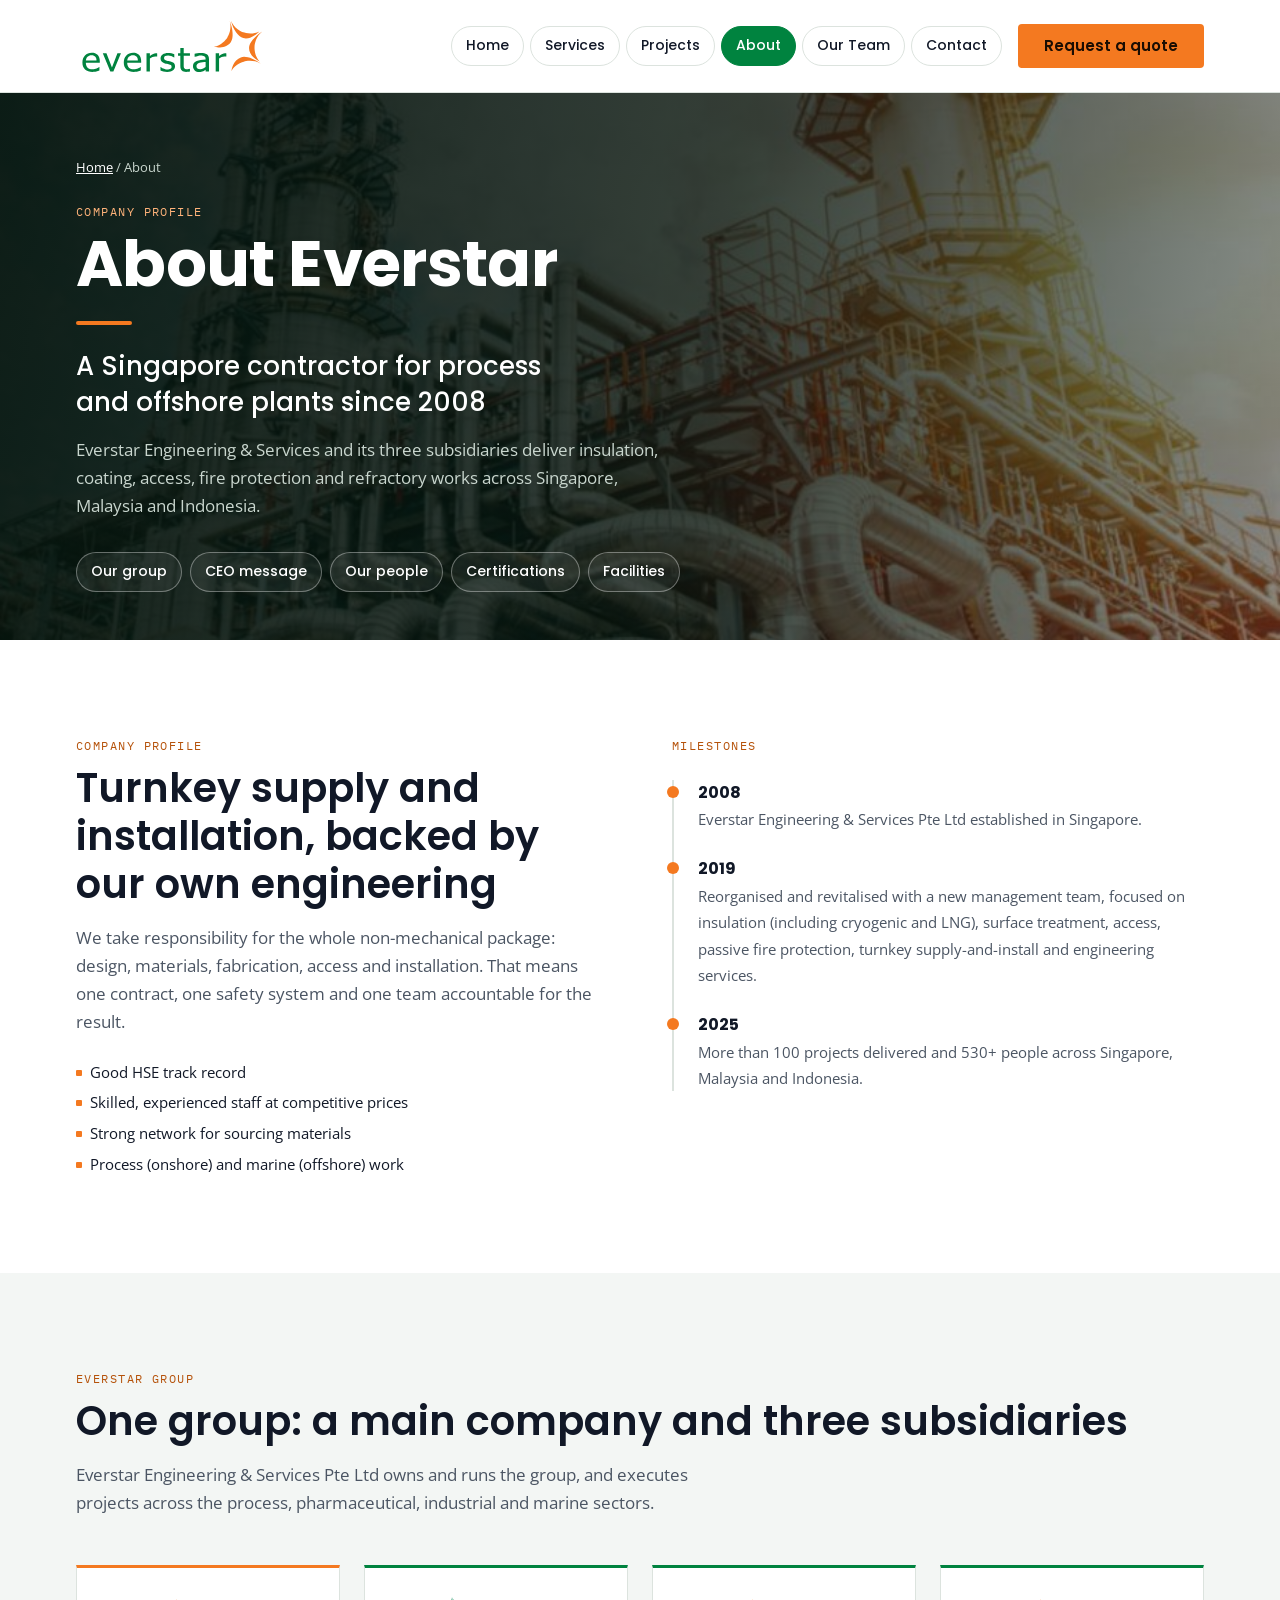
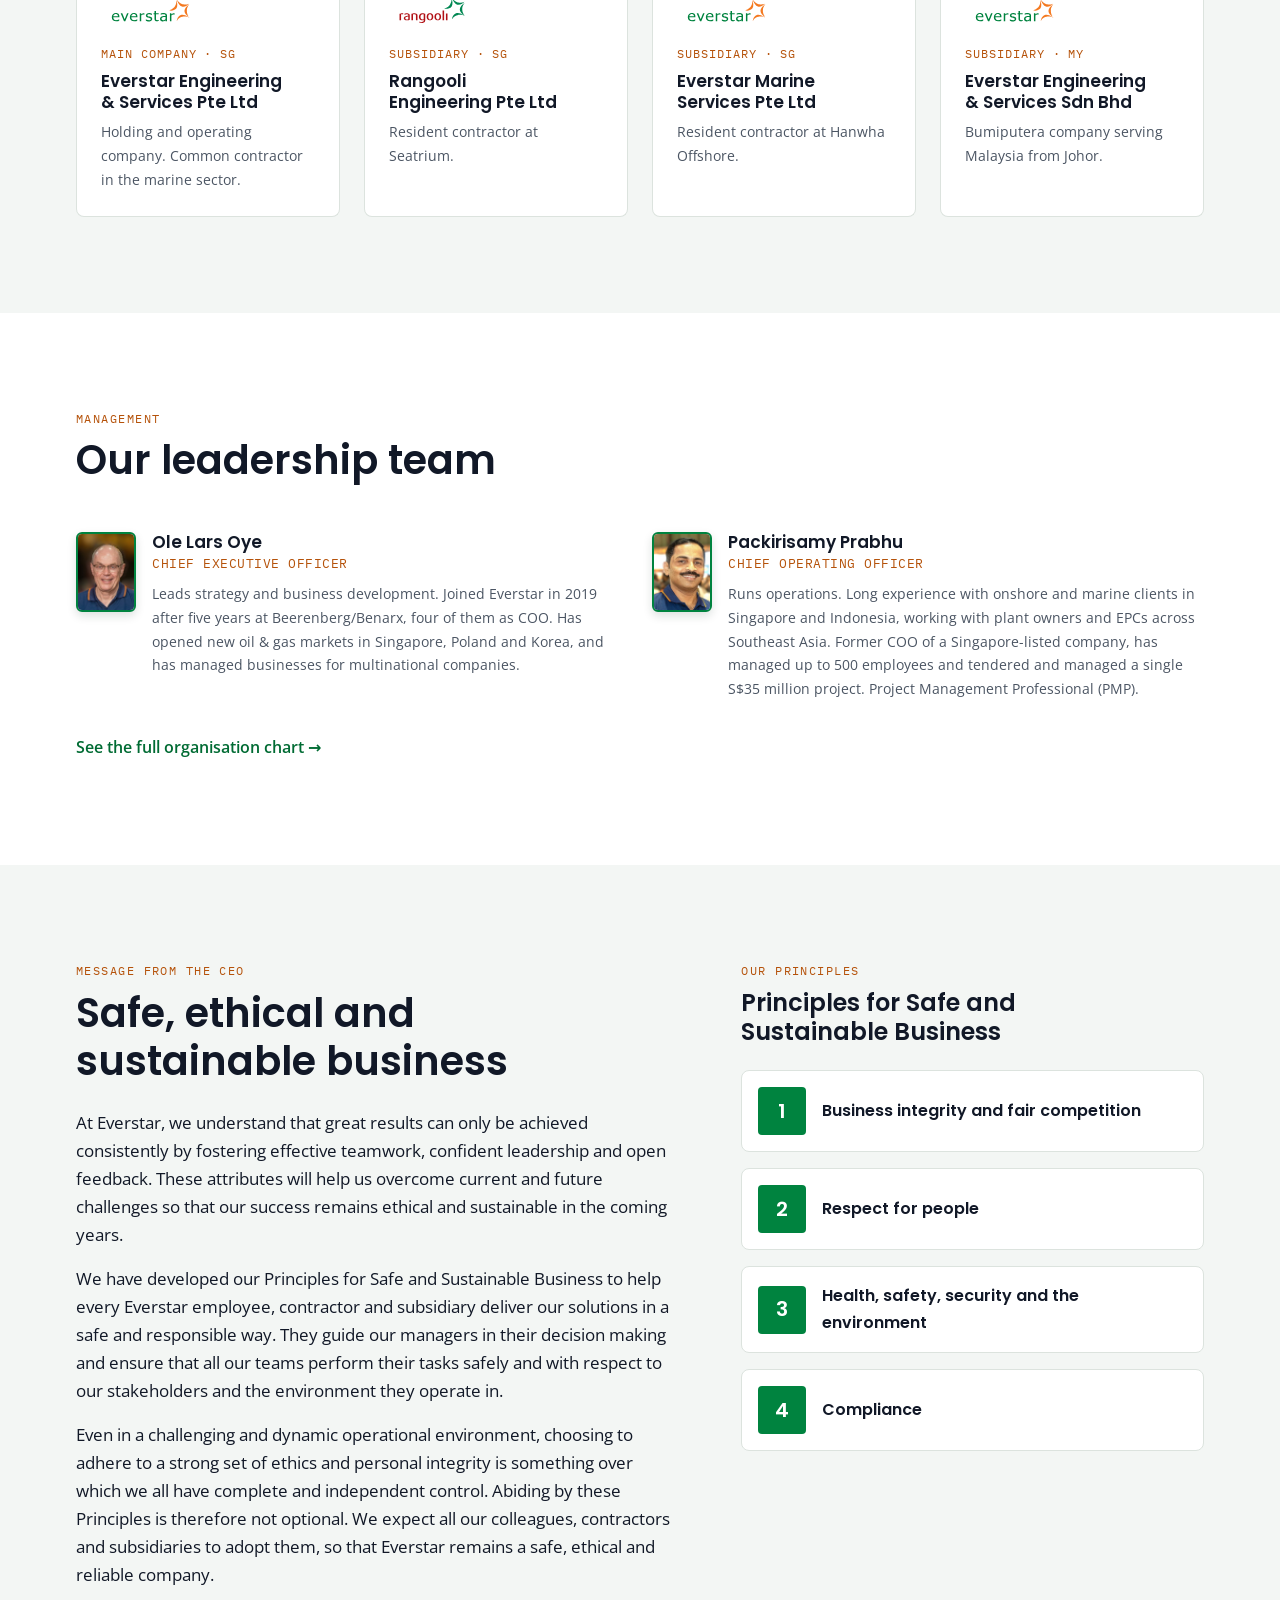
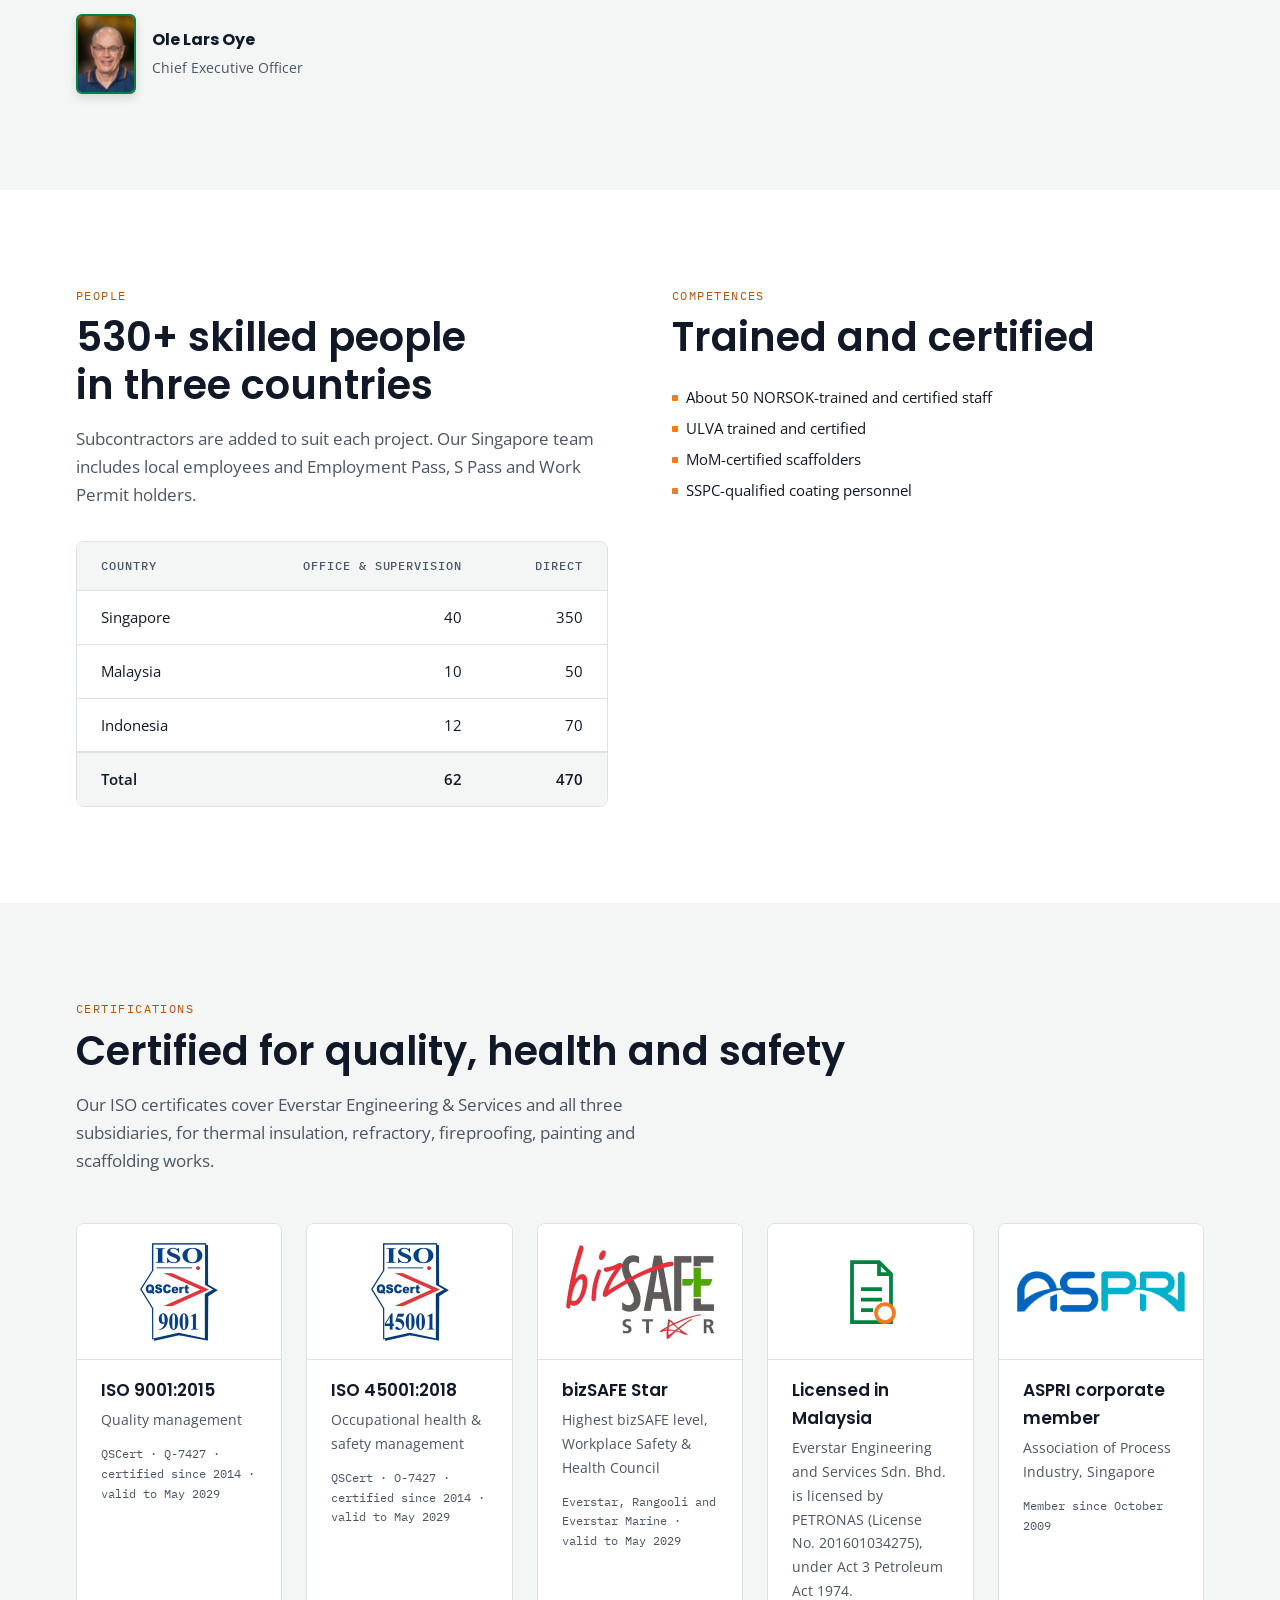
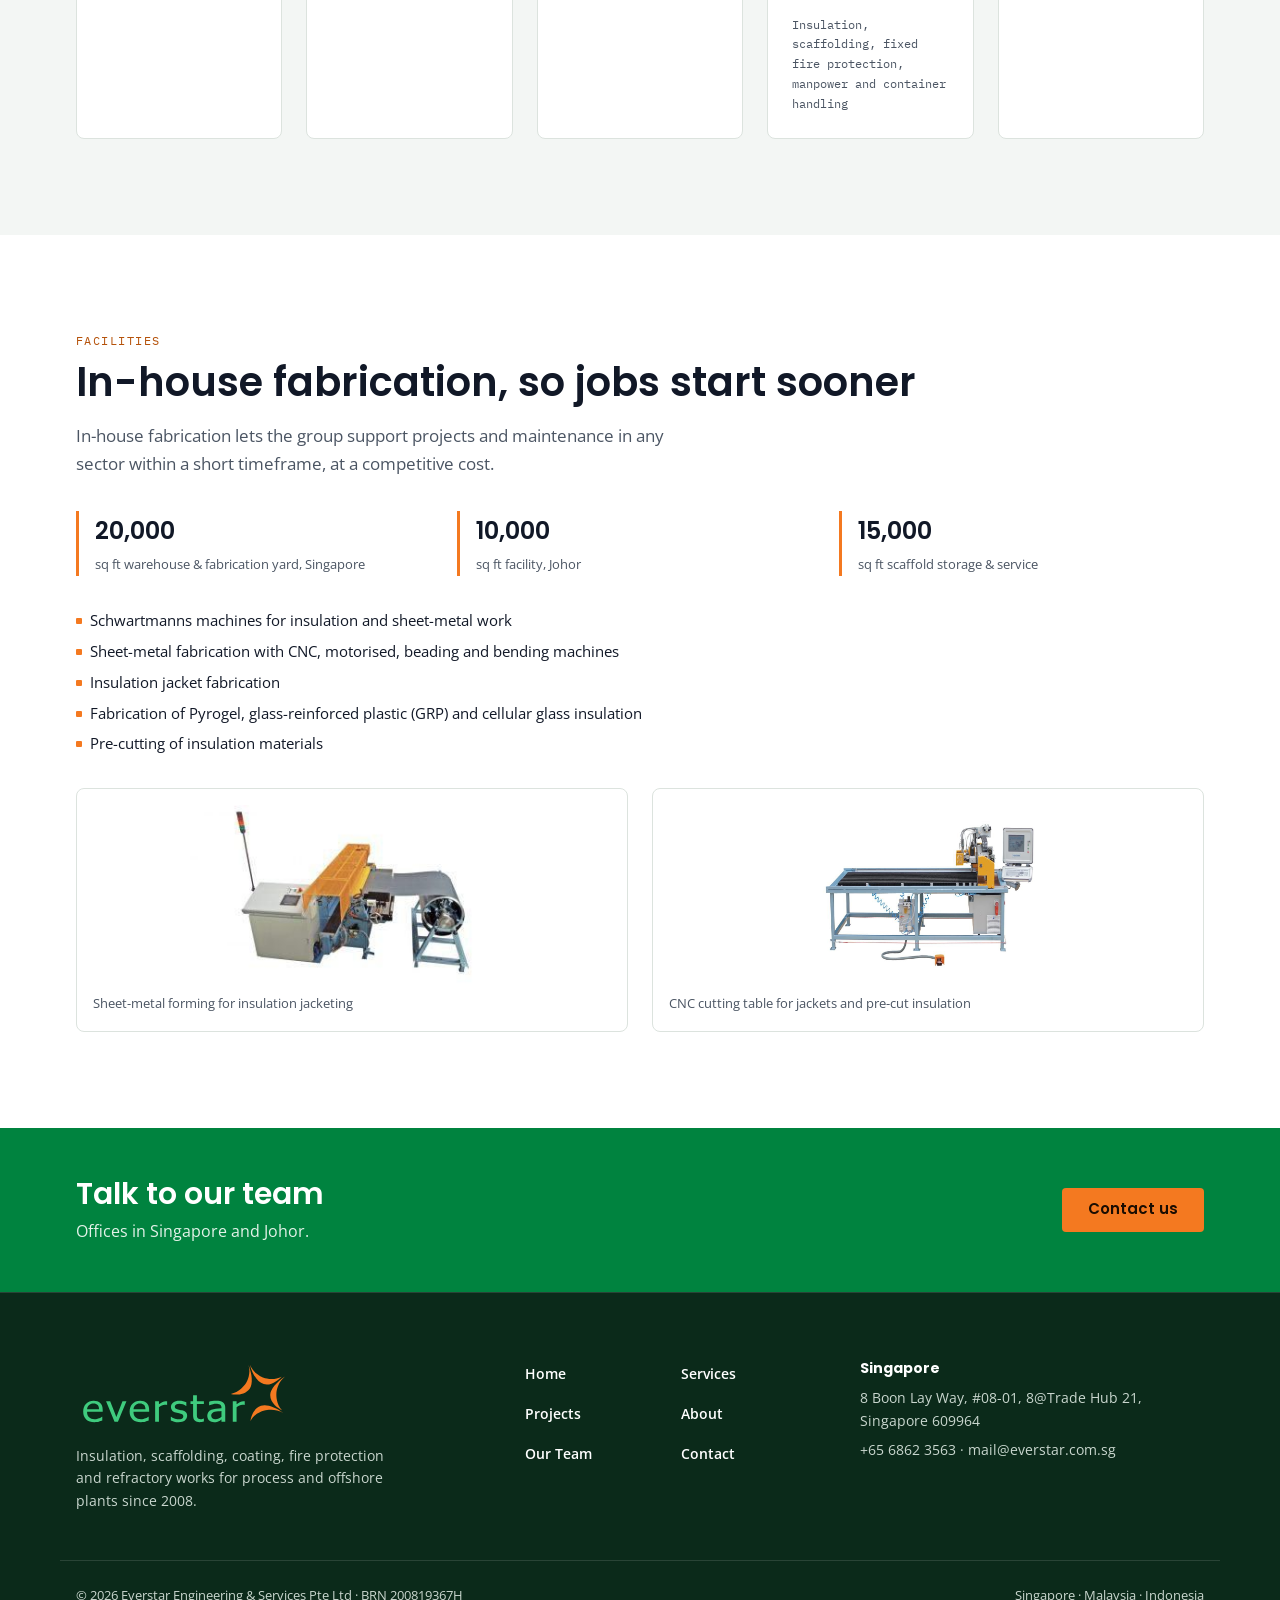
<file: about.html>
<!doctype html>
<html lang="en">
<head>
<meta charset="utf-8">
<meta name="viewport" content="width=device-width, initial-scale=1, viewport-fit=cover">
<title>About Us – Company Profile, Certifications &amp; Facilities | Everstar</title>
<meta name="description" content="Everstar Engineering &amp; Services and its three subsidiaries: company profile, leadership, principles, ISO 9001, ISO 45001 and bizSAFE Star certifications, and fabrication facilities.">
<meta property="og:title" content="About Us – Company Profile, Certifications &amp; Facilities | Everstar">
<meta property="og:description" content="Everstar Engineering &amp; Services and its three subsidiaries: company profile, leadership, principles, ISO 9001, ISO 45001 and bizSAFE Star certifications, and fabrication facilities.">
<meta property="og:type" content="website">
<link rel="icon" href="img/favicon.svg" type="image/svg+xml">
<meta name="claude:viewport-fit-sides" content="cover">
<link rel="preconnect" href="https://fonts.googleapis.com">
<link rel="preconnect" href="https://fonts.gstatic.com" crossorigin>
<link rel="stylesheet" href="https://fonts.googleapis.com/css2?family=Poppins:wght@500;600;700&family=Open+Sans:wght@400;600&family=IBM+Plex+Mono:wght@500&display=swap">
<style>
body{margin:0}img{max-width:100%}[hidden]{display:none!important}
/* Layout: full-bleed bands, 1160px content column, 8pt grid. Corporate skill tokens with Everstar logo colours. */
:root{
  --green:#00833F; --green-ink:#006B33; --green-deep:#0B2A1A;
  --orange:#F47920; --orange-ink:#B5520A;
  --bg:#FFFFFF; --bg-alt:#F3F6F4; --surface:#FFFFFF;
  --text:#111827; --muted:#4B5563; --line:#DCE3DE;
  --on-dark:#FFFFFF; --on-dark-muted:#C9D6CE;
  --font-display:"Poppins",system-ui,-apple-system,"Segoe UI",sans-serif;
  --font-body:"Open Sans",system-ui,-apple-system,"Segoe UI",sans-serif;
  --font-mono:"IBM Plex Mono",ui-monospace,Consolas,monospace;
  --r-sm:4px; --r-md:8px;
  --s1:8px; --s2:16px; --s3:24px; --s4:32px; --s6:48px; --s8:64px; --s12:96px;
}
@media (prefers-color-scheme: dark){:root:not([data-theme="light"]){
  --green:#3DB872; --green-ink:#5CCB8A; --green-deep:#06140C;
  --orange:#F7924A; --orange-ink:#F7924A;
  --bg:#0E1411; --bg-alt:#141C17; --surface:#18221C;
  --text:#E8EEEA; --muted:#A7B4AC; --line:#26332B;
  --on-dark:#FFFFFF; --on-dark-muted:#C9D6CE; color-scheme:dark}}
:root[data-theme="dark"]{
  --green:#3DB872; --green-ink:#5CCB8A; --green-deep:#06140C;
  --orange:#F7924A; --orange-ink:#F7924A;
  --bg:#0E1411; --bg-alt:#141C17; --surface:#18221C;
  --text:#E8EEEA; --muted:#A7B4AC; --line:#26332B;
  --on-dark:#FFFFFF; --on-dark-muted:#C9D6CE; color-scheme:dark}

*{box-sizing:border-box}
html{scroll-behavior:smooth}
@media (prefers-reduced-motion: reduce){html{scroll-behavior:auto}}
body{background:var(--bg);color:var(--text);font-family:var(--font-body);font-size:16px;line-height:1.65}
h1,h2,h3{font-family:var(--font-display);line-height:1.2;text-wrap:balance;margin:0}
p{margin:0}
a{color:inherit}
:focus-visible{outline:3px solid var(--orange);outline-offset:2px;border-radius:2px}

.wrap{max-width:1160px;margin:0 auto;padding-left:max(16px,env(safe-area-inset-left,0px));padding-right:max(16px,env(safe-area-inset-right,0px))}
.band{padding-block:var(--s12)}
.band.alt{background:var(--bg-alt)}
.eyebrow{font-family:var(--font-mono);font-size:.75rem;letter-spacing:.12em;text-transform:uppercase;color:var(--orange-ink)}
.h2{font-size:clamp(1.75rem,3.2vw,2.5rem);font-weight:600;margin-top:var(--s1)}
.lede{color:var(--muted);max-width:62ch;margin-top:var(--s2);font-size:1.0625rem}
.head{margin-bottom:var(--s6)}


/* header */
body::before{content:"";position:fixed;inset:0 0 auto;height:env(safe-area-inset-top,0px);z-index:10;background:var(--bg)}
header.site{position:sticky;top:env(safe-area-inset-top,0px);z-index:9;background:var(--bg);border-bottom:1px solid var(--line)}
header.site .wrap{display:flex;align-items:center;gap:var(--s2);min-height:92px}
.logo{display:block;flex:none}
.logo img{height:64px;width:auto;display:block}
@media (max-width:600px){.logo img{height:50px}}
nav.main{display:flex;gap:6px;margin-left:auto;align-items:center}
.nav-btn{display:inline-flex;align-items:center;justify-content:center;min-height:40px;padding:0 14px;border-radius:999px;border:1px solid var(--line);background:var(--surface);color:var(--text);font-family:var(--font-display);font-weight:500;font-size:.875rem;text-decoration:none;white-space:nowrap;transition:background-color .15s,border-color .15s,color .15s}
.nav-btn:hover{border-color:var(--green);color:var(--green-ink);background:var(--bg-alt)}
.nav-btn:active{transform:translateY(1px)}
.btn{display:inline-flex;align-items:center;justify-content:center;gap:var(--s1);min-height:44px;padding:0 var(--s3);border-radius:var(--r-sm);font-family:var(--font-display);font-weight:600;font-size:.9375rem;text-decoration:none;border:2px solid transparent;cursor:pointer}
.btn.primary{background:var(--orange);color:#1A0D02}
.btn.primary:hover{background:#FF8A33}
.btn.ghost{border-color:currentColor;color:var(--on-dark)}
.btn.ghost:hover{background:rgba(255,255,255,.1)}
.btn.green{background:var(--green);color:#fff}
.btn.green:hover{background:var(--green-ink)}
.nav-btn[aria-current="page"]{background:var(--green);border-color:var(--green);color:#FFFFFF}
.nav-btn[aria-current="page"]:hover{background:var(--green-ink);border-color:var(--green-ink);color:#FFFFFF}
details.menu{display:none;position:relative}
details.menu summary{list-style:none;cursor:pointer;min-height:44px;min-width:44px;display:grid;place-items:center;border:1px solid var(--line);border-radius:999px;font-family:var(--font-display);font-weight:500;font-size:.875rem;padding:0 16px;background:var(--surface)}
details.menu summary::-webkit-details-marker{display:none}
details.menu nav{position:absolute;right:0;top:calc(100% + 8px);background:var(--surface);border:1px solid var(--line);border-radius:var(--r-md);box-shadow:0 12px 32px rgba(0,0,0,.18);display:flex;flex-direction:column;gap:6px;min-width:220px;padding:var(--s1)}
details.menu nav .nav-btn{justify-content:flex-start;min-height:44px;padding:0 var(--s2)}
@media (max-width:1080px){nav.main{display:none} details.menu{display:block;margin-left:auto}}
@media (max-width:480px){header.site .btn.primary{display:none}}

/* hero */
.hero{position:relative;color:var(--on-dark);background:#0B2A1A url("img/hero-refinery.jpg") center/cover no-repeat}
.hero::before{content:"";position:absolute;inset:0;background:linear-gradient(100deg,rgba(6,20,12,.94) 0%,rgba(6,20,12,.82) 45%,rgba(6,20,12,.35) 100%)}
.hero .wrap{position:relative;padding-block:var(--s12) var(--s8)}
.hero h1{font-size:clamp(2rem,4.4vw,3.25rem);font-weight:700;line-height:1.12;max-width:24ch;margin-top:var(--s2)}
.hero h1 em{font-style:normal;color:var(--orange)}
.hero p.sub{color:var(--on-dark-muted);max-width:56ch;margin-top:var(--s3);font-size:1.125rem}
.hero .eyebrow{color:#FFB37A}
.cta-row{display:flex;flex-wrap:wrap;gap:var(--s2);margin-top:var(--s4)}
.stats{display:grid;grid-template-columns:repeat(4,1fr);gap:0;margin-top:var(--s8);border-top:1px solid rgba(255,255,255,.22)}
.stat{padding:var(--s3) var(--s3) 0 0}
.stat b{display:block;font-family:var(--font-display);font-size:clamp(1.75rem,3.4vw,2.5rem);font-weight:600;font-variant-numeric:tabular-nums;color:#fff}
.stat span{font-size:.875rem;color:var(--on-dark-muted)}
@media (max-width:700px){.stats{grid-template-columns:repeat(2,1fr)}}

/* services */
.services{display:grid;grid-template-columns:repeat(4,1fr);gap:var(--s3)}
.svc{background:var(--surface);border:1px solid var(--line);border-radius:var(--r-md);padding:var(--s3);display:flex;flex-direction:column;gap:var(--s2);min-width:0}
.svc .ico{width:48px;height:48px;color:var(--green)}
.svc h3{font-size:1.1875rem;font-weight:600}
.svc p{color:var(--muted);font-size:.9375rem}
.svc ul{margin:0;padding:0;list-style:none;display:flex;flex-direction:column;gap:6px;font-size:.875rem;margin-top:auto;border-top:1px solid var(--line);padding-top:var(--s2)}
.svc li{display:flex;gap:var(--s1)}
.svc li::before{content:"";flex:none;width:6px;height:6px;margin-top:9px;background:var(--orange);border-radius:1px}
@media (max-width:1000px){.services{grid-template-columns:repeat(2,1fr)}}
@media (max-width:560px){.services{grid-template-columns:1fr}}

/* CUI section */
.cui{display:grid;grid-template-columns:1.05fr 1fr;gap:var(--s8);align-items:center}
.cui > *{min-width:0}
.layers{list-style:none;margin:var(--s4) 0 0;padding:0;display:flex;flex-direction:column;gap:var(--s2)}
.layers li{display:grid;grid-template-columns:32px 1fr;gap:var(--s2);align-items:start}
.layers .k{font-family:var(--font-mono);font-size:.75rem;width:32px;height:32px;border-radius:50%;display:grid;place-items:center;border:2px solid var(--green);color:var(--green-ink);font-weight:500}
.layers strong{display:block;font-family:var(--font-display);font-weight:600}
.layers span{color:var(--muted);font-size:.9375rem}
.xsec{width:100%;max-width:460px;height:auto;display:block;margin-inline:auto}
.xsec text{font-family:var(--font-mono);font-size:11px;fill:var(--text)}
.xsec .lead{stroke:var(--muted);stroke-width:1}
.cap{font-family:var(--font-mono);font-size:.75rem;color:var(--muted);text-align:center;margin-top:var(--s1)}
@media (max-width:900px){.cui{grid-template-columns:1fr;gap:var(--s6)}}

/* sectors */
.sectors{display:grid;grid-template-columns:1fr 1fr;gap:var(--s3)}
.sector{position:relative;border-radius:var(--r-md);overflow:hidden;color:var(--on-dark);min-height:420px;display:flex;align-items:flex-end;background:#0B2A1A center/cover no-repeat}
.sector::before{content:"";position:absolute;inset:0;background:linear-gradient(180deg,rgba(6,20,12,.15) 0%,rgba(6,20,12,.92) 62%)}
.sector .in{position:relative;padding:var(--s4);display:flex;flex-direction:column;gap:var(--s2)}
.sector h3{font-size:1.5rem;font-weight:600}
.sector p{color:var(--on-dark-muted);font-size:.9375rem;max-width:48ch}
.chips{display:flex;flex-wrap:wrap;gap:var(--s1);margin:0;padding:0;list-style:none}
.chips li{font-size:.8125rem;padding:4px 10px;border:1px solid rgba(255,255,255,.35);border-radius:var(--r-sm)}
.sector.on{background-image:url("img/onshore.jpg")}
.sector.off{background-image:url("img/offshore.jpg")}
@media (max-width:800px){.sectors{grid-template-columns:1fr}}

/* projects */
.tbl-wrap{overflow-x:auto;border:1px solid var(--line);border-radius:var(--r-md);background:var(--surface)}
.proj-grid{display:grid;grid-template-columns:1fr 1fr;gap:var(--s4)}
.proj-grid > *{min-width:0}
.tbl-h{font-size:1.0625rem;font-weight:600;display:flex;align-items:center;gap:var(--s1);flex-wrap:wrap;margin-bottom:var(--s2)}
@media (max-width:1000px){.proj-grid{grid-template-columns:1fr}}
table{width:100%;border-collapse:collapse;font-size:.9375rem;min-width:460px}
th,td{text-align:left;padding:14px var(--s3);border-bottom:1px solid var(--line);vertical-align:top}
th{font-family:var(--font-mono);font-size:.75rem;letter-spacing:.08em;text-transform:uppercase;color:var(--muted);font-weight:500;background:var(--bg-alt)}
tr:last-child td{border-bottom:0}
td.owner{font-weight:600}
.tag{display:inline-block;font-family:var(--font-mono);font-size:.6875rem;letter-spacing:.06em;text-transform:uppercase;padding:2px 8px;border-radius:var(--r-sm);background:var(--bg-alt);color:var(--green-ink);border:1px solid var(--line);white-space:nowrap}
.note{font-size:.8125rem;color:var(--muted);margin-top:var(--s2)}

/* capability grid */
.cap-grid{display:grid;grid-template-columns:1fr 1fr;gap:var(--s8)}
.cap-grid > *{min-width:0}
.facts{display:grid;grid-template-columns:repeat(3,1fr);gap:var(--s2);margin-top:var(--s4)}
.fact{border-left:3px solid var(--orange);padding-left:var(--s2)}
.fact b{display:block;font-family:var(--font-display);font-size:1.5rem;font-weight:600;font-variant-numeric:tabular-nums}
.fact span{font-size:.8125rem;color:var(--muted)}
.plain{margin:var(--s3) 0 0;padding-left:1.1em;color:var(--muted);display:flex;flex-direction:column;gap:4px}
.certs{display:grid;grid-template-columns:repeat(5,1fr);gap:var(--s3)}
.cert{border:1px solid var(--line);border-radius:var(--r-md);background:var(--surface);display:flex;flex-direction:column;overflow:hidden;min-width:0}
.cert-logo{background:#FFFFFF;height:136px;display:grid;place-items:center;padding:var(--s2);border-bottom:1px solid var(--line)}
.cert-logo img{max-height:100px;width:auto;max-width:100%;object-fit:contain}
.cert > div:last-child{padding:var(--s2) var(--s3) var(--s3);display:flex;flex-direction:column;gap:4px}
.cert b{font-family:var(--font-display);font-weight:600;font-size:1.0625rem}
.cert p{font-size:.9rem;color:var(--muted)}
.cert span{font-size:.75rem;color:var(--muted);font-family:var(--font-mono);margin-top:var(--s1)}
@media (max-width:1100px){.certs{grid-template-columns:repeat(3,1fr)}}
@media (max-width:760px){.certs{grid-template-columns:1fr 1fr}}
/* logo strip */
.logostrip{display:flex;flex-wrap:wrap;align-items:center;justify-content:center;gap:var(--s3) var(--s6);background:#FFFFFF;border:1px solid var(--line);border-radius:var(--r-md);padding:var(--s3)}
.logostrip img{height:64px;width:auto}
.logostrip img.wide{height:40px}
@media (max-width:900px){.cap-grid{grid-template-columns:1fr;gap:var(--s6)}}
@media (max-width:480px){.facts{grid-template-columns:1fr}.certs{grid-template-columns:1fr}}

/* group */
.group{display:grid;grid-template-columns:repeat(4,1fr);gap:var(--s3)}
.co{padding:var(--s3);border-top:3px solid var(--green);background:var(--surface);border-radius:0 0 var(--r-md) var(--r-md);border-inline:1px solid var(--line);border-bottom:1px solid var(--line);display:flex;flex-direction:column;gap:var(--s1);min-width:0}
.co .cc{font-family:var(--font-mono);font-size:.75rem;color:var(--orange-ink);letter-spacing:.08em}
.co h3{font-size:1.0625rem;font-weight:600}
.co p{font-size:.9rem;color:var(--muted)}
.co.lead-co{border-top-color:var(--orange)}
@media (max-width:1000px){.group{grid-template-columns:1fr 1fr}}
@media (max-width:560px){.group{grid-template-columns:1fr}}

.people{display:grid;grid-template-columns:1fr 1fr;gap:var(--s3);margin-top:var(--s6)}
.person{display:grid;grid-template-columns:60px 1fr;gap:var(--s2);align-items:start}
.person h3{font-size:1.0625rem;font-weight:600}
.person .role{font-size:.8125rem;font-family:var(--font-mono);color:var(--orange-ink);letter-spacing:.04em}
.person p{font-size:.9rem;color:var(--muted);margin-top:var(--s1)}
@media (max-width:700px){.people{grid-template-columns:1fr}}

/* contact */
.contact{background:var(--green-deep);color:var(--on-dark)}
.contact .h2{color:#fff}
.contact .lede{color:var(--on-dark-muted)}
.contact .eyebrow{color:#FFB37A}
.c-grid{display:grid;grid-template-columns:1fr 1fr 1.2fr;gap:var(--s6)}
.c-grid > *{min-width:0}
.office h3{font-size:1.0625rem;font-weight:600;color:#fff}
.office .cc{font-family:var(--font-mono);font-size:.75rem;color:#FFB37A;letter-spacing:.08em}
.office address{font-style:normal;color:var(--on-dark-muted);margin-top:var(--s1);font-size:.9375rem}
.office dl{display:grid;grid-template-columns:auto 1fr;gap:4px var(--s2);margin:var(--s2) 0 0;font-size:.9375rem}
.office dt{color:var(--on-dark-muted);font-family:var(--font-mono);font-size:.75rem;padding-top:3px}
.office dd{margin:0;user-select:all;overflow-wrap:anywhere}
form.enq{display:flex;flex-direction:column;gap:var(--s2);background:rgba(255,255,255,.05);border:1px solid rgba(255,255,255,.14);border-radius:var(--r-md);padding:var(--s3)}
form.enq label{font-size:.8125rem;font-weight:600;display:flex;flex-direction:column;gap:6px;color:var(--on-dark-muted)}
form.enq input,form.enq select,form.enq textarea{font:inherit;font-size:.9375rem;color:var(--text);background:var(--bg);border:1px solid var(--line);border-radius:var(--r-sm);padding:10px 12px;min-height:44px;width:100%}
form.enq textarea{min-height:96px;resize:vertical}
.row2{display:grid;grid-template-columns:1fr 1fr;gap:var(--s2)}
.form-msg{font-size:.875rem;color:#FFB37A;min-height:1.4em}
@media (max-width:1000px){.c-grid{grid-template-columns:1fr 1fr}.c-grid form{grid-column:1/-1}}
@media (max-width:600px){.c-grid{grid-template-columns:1fr}.row2{grid-template-columns:1fr}}

footer.site{background:var(--green-deep);color:var(--on-dark-muted);font-size:.8125rem;border-top:1px solid rgba(255,255,255,.12)}
.foot-top{display:grid;grid-template-columns:1.4fr 1fr 1.2fr;gap:var(--s6);padding-block:var(--s8) var(--s6)}
.foot-top > *{min-width:0}
.foot-logo{height:72px;width:auto;display:block}
.foot-brand p{margin-top:var(--s2);max-width:40ch;font-size:.875rem;line-height:1.6}
.foot-links{display:grid;grid-template-columns:1fr 1fr;gap:var(--s1) var(--s3);align-content:start}
.foot-links a{color:#FFFFFF;text-decoration:none;font-weight:600;font-size:.875rem;min-height:32px;display:flex;align-items:center}
.foot-links a:hover{color:#FFB37A}
.foot-contact{display:flex;flex-direction:column;gap:6px;font-size:.875rem}
.foot-contact b{color:#FFFFFF;font-family:var(--font-display)}
.foot-bottom{padding-block:var(--s3);display:flex;flex-wrap:wrap;gap:var(--s2);justify-content:space-between;border-top:1px solid rgba(255,255,255,.12)}
@media (max-width:860px){.foot-top{grid-template-columns:1fr;gap:var(--s4)}}

/* sub-page banner */
.pagehead{position:relative;color:var(--on-dark);background:#0B2A1A center/cover no-repeat}
.pagehead::before{content:"";position:absolute;inset:0;background:linear-gradient(100deg,rgba(6,20,12,.95) 0%,rgba(6,20,12,.8) 55%,rgba(6,20,12,.45) 100%)}
.pagehead .wrap{position:relative;padding-block:var(--s8) var(--s6)}
.pagehead h1{font-size:clamp(2.5rem,6vw,4rem);font-weight:700;line-height:1.05;letter-spacing:-.01em;margin-top:var(--s1)}
.pagehead h1::after{content:"";display:block;width:56px;height:4px;border-radius:2px;background:var(--orange);margin-top:var(--s3)}
.pagehead .tagline{font-family:var(--font-display);font-weight:500;font-size:clamp(1.25rem,2.4vw,1.625rem);line-height:1.35;color:#FFFFFF;max-width:34ch;margin-top:var(--s3);text-wrap:balance}
.pagehead .desc{color:var(--on-dark-muted);max-width:60ch;margin-top:var(--s2);font-size:1.0625rem}
.pagehead .eyebrow{color:#FFB37A}
.jump{display:flex;flex-wrap:wrap;gap:var(--s1);margin-top:var(--s4)}
.jump a{display:inline-flex;align-items:center;min-height:40px;padding:0 14px;border-radius:999px;border:1px solid rgba(255,255,255,.35);color:#FFFFFF;text-decoration:none;font-family:var(--font-display);font-weight:500;font-size:.875rem;background:rgba(255,255,255,.06)}
.jump a:hover{background:rgba(255,255,255,.16);border-color:#FFFFFF}
.crumb{font-size:.8125rem;color:var(--on-dark-muted);margin-bottom:var(--s3)}
.crumb a{color:#fff}

/* service detail rows */
.svc-rows{display:flex;flex-direction:column;gap:var(--s8)}
.svc-row{display:grid;grid-template-columns:280px 1fr;gap:var(--s6);padding-top:var(--s6);border-top:1px solid var(--line)}
.svc-row:first-child{border-top:0;padding-top:0}
.svc-row > *{min-width:0}
.svc-row .ico{width:56px;height:56px;color:var(--green)}
.svc-row h2{font-size:1.625rem;font-weight:600;margin-top:var(--s2)}
.svc-row .k{font-family:var(--font-mono);font-size:.75rem;color:var(--orange-ink);letter-spacing:.08em;margin-top:var(--s1)}
.svc-row p{color:var(--muted)}
.svc-row .body{display:flex;flex-direction:column;gap:var(--s3)}
.two-col{display:grid;grid-template-columns:1fr 1fr;gap:var(--s3)}
.two-col h3{font-size:.8125rem;font-family:var(--font-mono);font-weight:500;letter-spacing:.08em;text-transform:uppercase;color:var(--muted);margin-bottom:var(--s1)}
.ticks{list-style:none;margin:0;padding:0;display:flex;flex-direction:column;gap:6px;font-size:.9375rem}
.ticks li{display:flex;gap:var(--s1)}
.ticks li::before{content:"";flex:none;width:6px;height:6px;margin-top:10px;background:var(--orange);border-radius:1px}
@media (max-width:800px){.svc-row{grid-template-columns:1fr;gap:var(--s3)}.two-col{grid-template-columns:1fr}}

/* teaser cards & CTA band */
.teasers{display:grid;grid-template-columns:repeat(3,1fr);gap:var(--s3)}
.teaser{display:flex;flex-direction:column;gap:var(--s1);padding:var(--s3);border:1px solid var(--line);border-radius:var(--r-md);background:var(--surface);text-decoration:none;min-width:0}
.teaser:hover{border-color:var(--green)}
.teaser h3{font-size:1.125rem;font-weight:600}
.teaser p{color:var(--muted);font-size:.9375rem}
.teaser .go{margin-top:auto;padding-top:var(--s1);font-weight:600;color:var(--green-ink);font-size:.9375rem}
@media (max-width:900px){.teasers{grid-template-columns:1fr}}
.more{display:inline-flex;margin-top:var(--s3);font-weight:600;color:var(--green-ink);text-decoration:none;min-height:44px;align-items:center}
.more:hover{text-decoration:underline}
.ctaband{background:var(--green);color:#fff}
.ctaband .wrap{padding-block:var(--s6);display:flex;flex-wrap:wrap;gap:var(--s3);align-items:center;justify-content:space-between}
.ctaband h2{font-size:clamp(1.375rem,2.6vw,1.875rem);font-weight:600;max-width:30ch}
.ctaband p{color:#E3F2E9;margin-top:6px}

/* team by country */
.teamtbl td.n,.teamtbl th.n{text-align:right;font-variant-numeric:tabular-nums}
.teamtbl tfoot td{font-weight:600;background:var(--bg-alt);border-top:2px solid var(--line)}
.timeline{list-style:none;margin:0;padding:0;display:flex;flex-direction:column;gap:var(--s3);border-left:2px solid var(--line);padding-left:var(--s3)}
.timeline li{position:relative}
.timeline li::before{content:"";position:absolute;left:calc(-1 * var(--s3) - 7px);top:6px;width:12px;height:12px;border-radius:50%;background:var(--orange)}
.timeline b{font-family:var(--font-display);display:block}
.timeline span{color:var(--muted);font-size:.9375rem}
.split{display:grid;grid-template-columns:1fr 1fr;gap:var(--s8)}
.split > *{min-width:0}
@media (max-width:900px){.split{grid-template-columns:1fr;gap:var(--s6)}}

/* spam trap, hidden from people */
.hp{position:absolute;left:-9999px;width:1px;height:1px;overflow:hidden}
form.enq button:disabled{opacity:.7;cursor:wait}

/* organisation chart */
.av{display:block;flex:none;border-radius:6px;object-fit:cover;object-position:center top;background:var(--bg-alt);border:1px solid var(--line)}
.av-lg{width:96px;height:128px;border:3px solid var(--orange);box-shadow:0 6px 16px rgba(11,42,26,.18)}
.av-md{width:60px;height:80px;border:2px solid var(--green);box-shadow:0 4px 10px rgba(11,42,26,.14)}
.av-sm{width:45px;height:60px}
.av-initials{display:grid;place-items:center;background:var(--green);color:#fff;font-family:var(--font-display);font-weight:600;font-size:.9rem}
.pc-text{display:flex;flex-direction:column;min-width:0}
.pc-text b{font-family:var(--font-display);font-weight:600;line-height:1.25}
.pc-text span{font-size:.8125rem;color:var(--muted);line-height:1.35}
.org-top{display:flex;flex-direction:column;align-items:center}
.leader{display:flex;align-items:center;gap:var(--s2);background:var(--surface);border:1px solid var(--line);border-radius:var(--r-md);padding:var(--s2) var(--s3) var(--s2) var(--s2);box-shadow:0 8px 24px rgba(11,42,26,.08);min-width:min(320px,100%)}
.leader .pc-text b{font-size:1.125rem}
.org-vline{display:block;width:2px;height:28px;background:var(--green)}
.org-hub{font-family:var(--font-mono);font-size:.75rem;letter-spacing:.08em;text-transform:uppercase;background:var(--green);color:#fff;padding:6px 14px;border-radius:999px}
.org-depts{display:grid;grid-template-columns:repeat(4,1fr);gap:var(--s3);margin-top:var(--s4);align-items:start;padding-top:var(--s4);border-top:2px solid var(--green)}
.dept{background:var(--surface);border:1px solid var(--line);border-radius:var(--r-md);padding:var(--s3);display:flex;flex-direction:column;gap:var(--s2);min-width:0}
.dept-name{font-family:var(--font-mono);font-size:.75rem;font-weight:500;letter-spacing:.1em;text-transform:uppercase;color:var(--orange-ink)}
.dept-lead{display:flex;align-items:center;gap:12px}
.dept-members{list-style:none;margin:0 0 0 29px;padding:4px 0 0 var(--s3);display:flex;flex-direction:column;gap:12px;border-left:2px solid var(--line);position:relative}
.member{display:flex;align-items:center;gap:12px;position:relative}
.member::before{content:"";position:absolute;left:calc(-1 * var(--s3) - 2px);top:50%;width:calc(var(--s3) - 4px);height:2px;background:var(--line)}
.member .pc-text b{font-size:.9375rem}
@media (min-width:821px){.org-depts > .dept:first-child{grid-row:span 2}}
@media (max-width:1100px){.org-depts{grid-template-columns:repeat(3,1fr)}}
@media (max-width:820px){.org-depts{grid-template-columns:repeat(2,1fr)}}
@media (max-width:540px){.org-depts{grid-template-columns:1fr}}

/* client logo walls */
.clients{display:grid;grid-template-columns:repeat(auto-fill,minmax(150px,1fr));gap:var(--s2)}
.client{background:#FFFFFF;border:1px solid var(--line);border-radius:var(--r-md);height:96px;display:grid;place-items:center;padding:var(--s2)}
.client img{max-height:56px;max-width:100%;width:auto;height:auto;object-fit:contain}
.clients-h{font-size:1.0625rem;font-weight:600;margin:var(--s6) 0 var(--s2)}
.clients-h:first-child{margin-top:0}

/* photos on service cards and rows */
.svc .svc-photo{margin:calc(-1 * var(--s3)) calc(-1 * var(--s3)) 0;aspect-ratio:3/2;overflow:hidden;border-radius:var(--r-md) var(--r-md) 0 0}
.svc .svc-photo img{width:100%;height:100%;object-fit:cover;display:block}
.svc-row figure{margin:var(--s3) 0 0;border-radius:var(--r-md);overflow:hidden;aspect-ratio:3/2;max-width:100%}
.svc-row figure img{width:100%;height:100%;object-fit:cover;display:block}

/* CEO message */
.ceo{display:grid;grid-template-columns:1.3fr 1fr;gap:var(--s8);align-items:start}
.ceo > *{min-width:0}
.ceo blockquote{margin:var(--s3) 0 0;padding:0;font-size:1.0625rem;color:var(--text);display:flex;flex-direction:column;gap:var(--s2)}
.ceo blockquote p{max-width:62ch}
.ceo .sign{display:flex;align-items:center;gap:var(--s2);margin-top:var(--s3)}
.ceo .sign b{font-family:var(--font-display);display:block}
.ceo .sign span{font-size:.875rem;color:var(--muted)}
.principles{list-style:none;margin:0;padding:0;display:flex;flex-direction:column;gap:var(--s2);counter-reset:pr}
.principles li{counter-increment:pr;display:grid;grid-template-columns:48px 1fr;gap:var(--s2);align-items:center;background:var(--surface);border:1px solid var(--line);border-radius:var(--r-md);padding:var(--s2)}
.principles li::before{content:counter(pr);display:grid;place-items:center;width:48px;height:48px;border-radius:var(--r-sm);background:var(--green);color:#fff;font-family:var(--font-display);font-weight:600;font-size:1.25rem}
.principles b{font-family:var(--font-display);font-weight:600}
@media (max-width:900px){.ceo{grid-template-columns:1fr;gap:var(--s6)}}

/* facility machines */
.machines{display:grid;grid-template-columns:1fr 1fr;gap:var(--s3);margin-top:var(--s4)}
.machines figure{margin:0;background:#FFFFFF;border:1px solid var(--line);border-radius:var(--r-md);padding:var(--s2);display:flex;flex-direction:column;gap:var(--s1)}
.machines img{width:100%;height:180px;object-fit:contain}
.machines figcaption{font-size:.8125rem;color:#4B5563}
@media (max-width:600px){.machines{grid-template-columns:1fr}}
.co-logo{height:36px;width:auto;align-self:flex-start;margin-bottom:var(--s1);background:#FFFFFF;padding:4px 8px;border-radius:var(--r-sm)}

/* keep anchored sections clear of the sticky header */
section[id],article[id]{scroll-margin-top:calc(100px + env(safe-area-inset-top,0px))}
</style>
</head>
<body>
<header class="site">
  <div class="wrap">
    <a class="logo" href="index.html" aria-label="Everstar home"><picture><source srcset="img/logo-dark.svg" media="(prefers-color-scheme: dark)"><img src="img/logo.svg" alt="everstar" width="190" height="65"></picture></a>
    <nav class="main" aria-label="Main">
      <a class="nav-btn" href="index.html">Home</a>
      <a class="nav-btn" href="services.html">Services</a>
      <a class="nav-btn" href="projects.html">Projects</a>
      <a class="nav-btn" href="about.html" aria-current="page">About</a>
      <a class="nav-btn" href="team.html">Our Team</a>
      <a class="nav-btn" href="contact.html">Contact</a>
    </nav>
    <details class="menu">
      <summary aria-label="Open menu">Menu</summary>
      <nav aria-label="Main (mobile)">
      <a class="nav-btn" href="index.html">Home</a>
      <a class="nav-btn" href="services.html">Services</a>
      <a class="nav-btn" href="projects.html">Projects</a>
      <a class="nav-btn" href="about.html" aria-current="page">About</a>
      <a class="nav-btn" href="team.html">Our Team</a>
      <a class="nav-btn" href="contact.html">Contact</a>
      </nav>
    </details>
    <a class="btn primary" href="contact.html">Request a quote</a>
  </div>
</header>

<main id="top">
<section class="pagehead" style="background-image:url('img/photos/refinery.jpg')" aria-labelledby="ph">
  <div class="wrap">
    <div class="crumb"><a href="index.html">Home</a> / About</div>
    <div class="eyebrow">Company profile</div>
    <h1 id="ph">About Everstar</h1>
    <p class="tagline">A Singapore contractor for process and offshore plants since 2008</p>
    <p class="desc">Everstar Engineering &amp; Services and its three subsidiaries deliver insulation, coating, access, fire protection and refractory works across Singapore, Malaysia and Indonesia.</p>
    <nav class="jump" aria-label="On this page"><a href="#group">Our group</a><a href="#principles">CEO message</a><a href="#team">Our people</a><a href="#certifications">Certifications</a><a href="#facilities">Facilities</a></nav>
  </div>
</section>

<section class="band" aria-labelledby="prof-h">
  <div class="wrap split">
    <div>
      <div class="eyebrow">Company profile</div>
      <h2 class="h2" id="prof-h">Turnkey supply and installation, backed by our own engineering</h2>
      <p class="lede">We take responsibility for the whole non-mechanical package: design, materials, fabrication, access and installation. That means one contract, one safety system and one team accountable for the result.</p>
      <ul class="ticks" style="margin-top:var(--s3)">
        <li>Good HSE track record</li>
        <li>Skilled, experienced staff at competitive prices</li>
        <li>Strong network for sourcing materials</li>
        <li>Process (onshore) and marine (offshore) work</li>
      </ul>
    </div>
    <div>
      <div class="eyebrow">Milestones</div>
      <ol class="timeline" style="margin-top:var(--s3)">
        <li><b>2008</b><span>Everstar Engineering &amp; Services Pte Ltd established in Singapore.</span></li>
        <li><b>2019</b><span>Reorganised and revitalised with a new management team, focused on insulation (including cryogenic and LNG), surface treatment, access, passive fire protection, turnkey supply-and-install and engineering services.</span></li>
        <li><b>2025</b><span>More than 100 projects delivered and 530+ people across Singapore, Malaysia and Indonesia.</span></li>
      </ol>
    </div>
  </div>
</section>

<section class="band alt" id="group" aria-labelledby="grp-h">
  <div class="wrap">
    <div class="head">
      <div class="eyebrow">Everstar Group</div>
      <h2 class="h2" id="grp-h">One group: a main company and three subsidiaries</h2>
      <p class="lede">Everstar Engineering &amp; Services Pte Ltd owns and runs the group, and executes projects across the process, pharmaceutical, industrial and marine sectors.</p>
    </div>
    <div class="group">
      <div class="co lead-co"><img class="co-logo" src="img/logo.svg" alt="" width="117" height="40"><span class="cc">MAIN COMPANY · SG</span><h3>Everstar Engineering &amp; Services Pte Ltd</h3><p>Holding and operating company. Common contractor in the marine sector.</p></div>
      <div class="co"><img class="co-logo" src="img/rangooli-logo.svg" alt="" width="103" height="40"><span class="cc">SUBSIDIARY · SG</span><h3>Rangooli Engineering Pte Ltd</h3><p>Resident contractor at Seatrium.</p></div>
      <div class="co"><img class="co-logo" src="img/logo.svg" alt="" width="117" height="40"><span class="cc">SUBSIDIARY · SG</span><h3>Everstar Marine Services Pte Ltd</h3><p>Resident contractor at Hanwha Offshore.</p></div>
      <div class="co"><img class="co-logo" src="img/logo.svg" alt="" width="117" height="40"><span class="cc">SUBSIDIARY · MY</span><h3>Everstar Engineering &amp; Services Sdn Bhd</h3><p>Bumiputera company serving Malaysia from Johor.</p></div>
    </div>
  </div>
</section>

<section class="band" aria-labelledby="mgmt-h">
  <div class="wrap">
    <div class="head">
      <div class="eyebrow">Management</div>
      <h2 class="h2" id="mgmt-h">Our leadership team</h2>
    </div>
    <div class="people" style="margin-top:0">
      <div class="person"><img class="av av-md" src="img/team/ole-lars-oye.jpg?v=3" alt="" width="240" height="320" loading="lazy"><div><h3>Ole Lars Oye</h3><div class="role">CHIEF EXECUTIVE OFFICER</div><p>Leads strategy and business development. Joined Everstar in 2019 after five years at Beerenberg/Benarx, four of them as COO. Has opened new oil &amp; gas markets in Singapore, Poland and Korea, and has managed businesses for multinational companies.</p></div></div>
      <div class="person"><img class="av av-md" src="img/team/p-prabhu.jpg?v=3" alt="" width="240" height="320" loading="lazy"><div><h3>Packirisamy Prabhu</h3><div class="role">CHIEF OPERATING OFFICER</div><p>Runs operations. Long experience with onshore and marine clients in Singapore and Indonesia, working with plant owners and EPCs across Southeast Asia. Former COO of a Singapore-listed company, has managed up to 500 employees and tendered and managed a single S$35 million project. Project Management Professional (PMP).</p></div></div>
    </div>
    <a class="more" href="team.html">See the full organisation chart →</a>
  </div>
</section>

<section class="band alt" id="principles" aria-labelledby="pr-h">
  <div class="wrap ceo">
    <div>
      <div class="eyebrow">Message from the CEO</div>
      <h2 class="h2" id="pr-h">Safe, ethical and sustainable business</h2>
      <blockquote>
        <p>At Everstar, we understand that great results can only be achieved consistently by fostering effective teamwork, confident leadership and open feedback. These attributes will help us overcome current and future challenges so that our success remains ethical and sustainable in the coming years.</p>
        <p>We have developed our Principles for Safe and Sustainable Business to help every Everstar employee, contractor and subsidiary deliver our solutions in a safe and responsible way. They guide our managers in their decision making and ensure that all our teams perform their tasks safely and with respect to our stakeholders and the environment they operate in.</p>
        <p>Even in a challenging and dynamic operational environment, choosing to adhere to a strong set of ethics and personal integrity is something over which we all have complete and independent control. Abiding by these Principles is therefore not optional. We expect all our colleagues, contractors and subsidiaries to adopt them, so that Everstar remains a safe, ethical and reliable company.</p>
      </blockquote>
      <div class="sign"><img class="av av-md" src="img/team/ole-lars-oye.jpg?v=3" alt="" width="240" height="320" loading="lazy"><div><b>Ole Lars Oye</b><span>Chief Executive Officer</span></div></div>
    </div>
    <div>
      <div class="eyebrow">Our principles</div>
      <h3 class="h2" style="font-size:1.5rem;margin-bottom:var(--s3)">Principles for Safe and Sustainable Business</h3>
      <ol class="principles">
        <li><b>Business integrity and fair competition</b></li>
        <li><b>Respect for people</b></li>
        <li><b>Health, safety, security and the environment</b></li>
        <li><b>Compliance</b></li>
      </ol>
    </div>
  </div>
</section>

<section class="band" id="team" aria-labelledby="team-h">
  <div class="wrap split">
    <div>
      <div class="eyebrow">People</div>
      <h2 class="h2" id="team-h">530+ skilled people in three countries</h2>
      <p class="lede">Subcontractors are added to suit each project. Our Singapore team includes local employees and Employment Pass, S Pass and Work Permit holders.</p>
      <div class="tbl-wrap" style="margin-top:var(--s4)">
        <table class="teamtbl" style="min-width:0">
          <thead><tr><th scope="col">Country</th><th scope="col" class="n">Office &amp; supervision</th><th scope="col" class="n">Direct</th></tr></thead>
          <tbody>
            <tr><td>Singapore</td><td class="n">40</td><td class="n">350</td></tr>
            <tr><td>Malaysia</td><td class="n">10</td><td class="n">50</td></tr>
            <tr><td>Indonesia</td><td class="n">12</td><td class="n">70</td></tr>
          </tbody>
          <tfoot><tr><td>Total</td><td class="n">62</td><td class="n">470</td></tr></tfoot>
        </table>
      </div>
    </div>
    <div>
      <div class="eyebrow">Competences</div>
      <h2 class="h2">Trained and certified</h2>
      <ul class="ticks" style="margin-top:var(--s3)">
        <li>About 50 NORSOK-trained and certified staff</li>
        <li>ULVA trained and certified</li>
        <li>MoM-certified scaffolders</li>
        <li>SSPC-qualified coating personnel</li>
      </ul>
    </div>
  </div>
</section>

<section class="band alt" id="certifications" aria-labelledby="cert-h">
  <div class="wrap">
    <div class="head">
      <div class="eyebrow">Certifications</div>
      <h2 class="h2" id="cert-h">Certified for quality, health and safety</h2>
      <p class="lede">Our ISO certificates cover Everstar Engineering &amp; Services and all three subsidiaries, for thermal insulation, refractory, fireproofing, painting and scaffolding works.</p>
    </div>
    <div class="certs">
      <div class="cert"><div class="cert-logo"><img src="img/certs/iso-9001.png" alt="ISO 9001 QSCert certification mark" width="160" height="200" loading="lazy"></div><div><b>ISO 9001:2015</b><p>Quality management</p><span>QSCert · Q-7427 · certified since 2014 · valid to May 2029</span></div></div>
      <div class="cert"><div class="cert-logo"><img src="img/certs/iso-45001.png" alt="ISO 45001 QSCert certification mark" width="160" height="200" loading="lazy"></div><div><b>ISO 45001:2018</b><p>Occupational health &amp; safety management</p><span>QSCert · O-7427 · certified since 2014 · valid to May 2029</span></div></div>
      <div class="cert"><div class="cert-logo"><img src="img/certs/bizsafe-star.png" alt="bizSAFE Star logo" width="308" height="200" loading="lazy"></div><div><b>bizSAFE Star</b><p>Highest bizSAFE level, Workplace Safety &amp; Health Council</p><span>Everstar, Rangooli and Everstar Marine · valid to May 2029</span></div></div>
      <div class="cert"><div class="cert-logo"><svg viewBox="0 0 48 48" width="72" height="72" fill="none" stroke="#00833F" stroke-width="2.5" aria-hidden="true"><path d="M12 4h18l8 8v32H12z"/><path d="M30 4v8h8M18 22h14M18 29h14M18 36h8"/><circle cx="34" cy="38" r="6" fill="#FFFFFF" stroke="#F47920"/></svg></div><div><b>Licensed in Malaysia</b><p>Everstar Engineering and Services Sdn. Bhd. is licensed by PETRONAS (License No. 201601034275), under Act 3 Petroleum Act 1974.</p><span>Insulation, scaffolding, fixed fire protection, manpower and container handling</span></div></div>
      <div class="cert"><div class="cert-logo"><img src="img/certs/aspri.png" alt="ASPRI logo" width="465" height="120" loading="lazy"></div><div><b>ASPRI corporate member</b><p>Association of Process Industry, Singapore</p><span>Member since October 2009</span></div></div>
    </div>
  </div>
</section>

<section class="band" id="facilities" aria-labelledby="fac-h">
  <div class="wrap">
    <div class="eyebrow">Facilities</div>
    <h2 class="h2" id="fac-h">In-house fabrication, so jobs start sooner</h2>
    <p class="lede">In-house fabrication lets the group support projects and maintenance in any sector within a short timeframe, at a competitive cost.</p>
    <div class="facts">
      <div class="fact"><b>20,000</b><span>sq ft warehouse &amp; fabrication yard, Singapore</span></div>
      <div class="fact"><b>10,000</b><span>sq ft facility, Johor</span></div>
      <div class="fact"><b>15,000</b><span>sq ft scaffold storage &amp; service</span></div>
    </div>
    <ul class="ticks" style="margin-top:var(--s4)">
      <li>Schwartmanns machines for insulation and sheet-metal work</li>
      <li>Sheet-metal fabrication with CNC, motorised, beading and bending machines</li>
      <li>Insulation jacket fabrication</li>
      <li>Fabrication of Pyrogel, glass-reinforced plastic (GRP) and cellular glass insulation</li>
      <li>Pre-cutting of insulation materials</li>
    </ul>
    <div class="machines">
      <figure><img src="img/photos/machine-sheet.jpg" alt="Sheet-metal forming machine" width="350" height="195" loading="lazy"><figcaption>Sheet-metal forming for insulation jacketing</figcaption></figure>
      <figure><img src="img/photos/machine-cnc.jpg" alt="CNC cutting table" width="889" height="709" loading="lazy"><figcaption>CNC cutting table for jackets and pre-cut insulation</figcaption></figure>
    </div>
  </div>
</section>

<section class="ctaband" aria-label="Contact">
  <div class="wrap">
    <div><h2>Talk to our team</h2><p>Offices in Singapore and Johor.</p></div>
    <a class="btn primary" href="contact.html">Contact us</a>
  </div>
</section>
</main>

<footer class="site">
  <div class="wrap foot-top">
    <div class="foot-brand">
      <a href="index.html" aria-label="Everstar home"><img class="foot-logo" src="img/logo-dark.svg" alt="everstar" width="190" height="65"></a>
      <p>Insulation, scaffolding, coating, fire protection and refractory works for process and offshore plants since 2008.</p>
    </div>
    <nav class="foot-links" aria-label="Footer">
      <a href="index.html">Home</a><a href="services.html">Services</a><a href="projects.html">Projects</a>
      <a href="about.html">About</a><a href="team.html">Our Team</a><a href="contact.html">Contact</a>
    </nav>
    <div class="foot-contact">
      <b>Singapore</b>
      <span>8 Boon Lay Way, #08-01, 8@Trade Hub 21, Singapore 609964</span>
      <span>+65 6862 3563 · mail@everstar.com.sg</span>
    </div>
  </div>
  <div class="wrap foot-bottom">
    <span>© 2026 Everstar Engineering &amp; Services Pte Ltd · BRN 200819367H</span>
    <span>Singapore · Malaysia · Indonesia</span>
  </div>
</footer>

<script>
(function () {
  var f = document.getElementById('enq');
  if (!f) return;
  var FALLBACK = 'Please email mail@everstar.com.sg or call +65 6862 3563.';
  f.addEventListener('submit', function (e) {
    e.preventDefault();
    var msg = document.getElementById('form-msg');
    var btn = document.getElementById('f-send');
    var name = document.getElementById('f-name'), email = document.getElementById('f-email');
    if (!name.value.trim()) { msg.textContent = 'Enter your name.'; name.focus(); return; }
    if (!email.checkValidity() || !email.value.trim()) { msg.textContent = 'Enter a valid work email, like name@company.com.'; email.focus(); return; }
    var data = {};
    new FormData(f).forEach(function (v, k) { data[k] = v; });
    btn.disabled = true; btn.textContent = 'Sending…'; msg.textContent = '';
    fetch('/api/enquiry', { method: 'POST', headers: { 'Content-Type': 'application/json' }, body: JSON.stringify(data) })
      .then(function (r) { return r.json().catch(function () { return { ok: false }; }); })
      .then(function (out) {
        if (out.ok) {
          f.reset();
          msg.textContent = 'Thank you. Your enquiry has been sent and our team will reply by email.';
        } else if (out.error && out.error.indexOf(' ') > -1) {
          msg.textContent = out.error;
        } else {
          msg.textContent = 'Sorry, your enquiry could not be sent. ' + FALLBACK;
        }
      })
      .catch(function () { msg.textContent = 'Sorry, your enquiry could not be sent. Check your connection, or ' + FALLBACK.charAt(0).toLowerCase() + FALLBACK.slice(1); })
      .then(function () { btn.disabled = false; btn.textContent = 'Send enquiry'; });
  });
})();
</script>
</body>
</html>
</file>
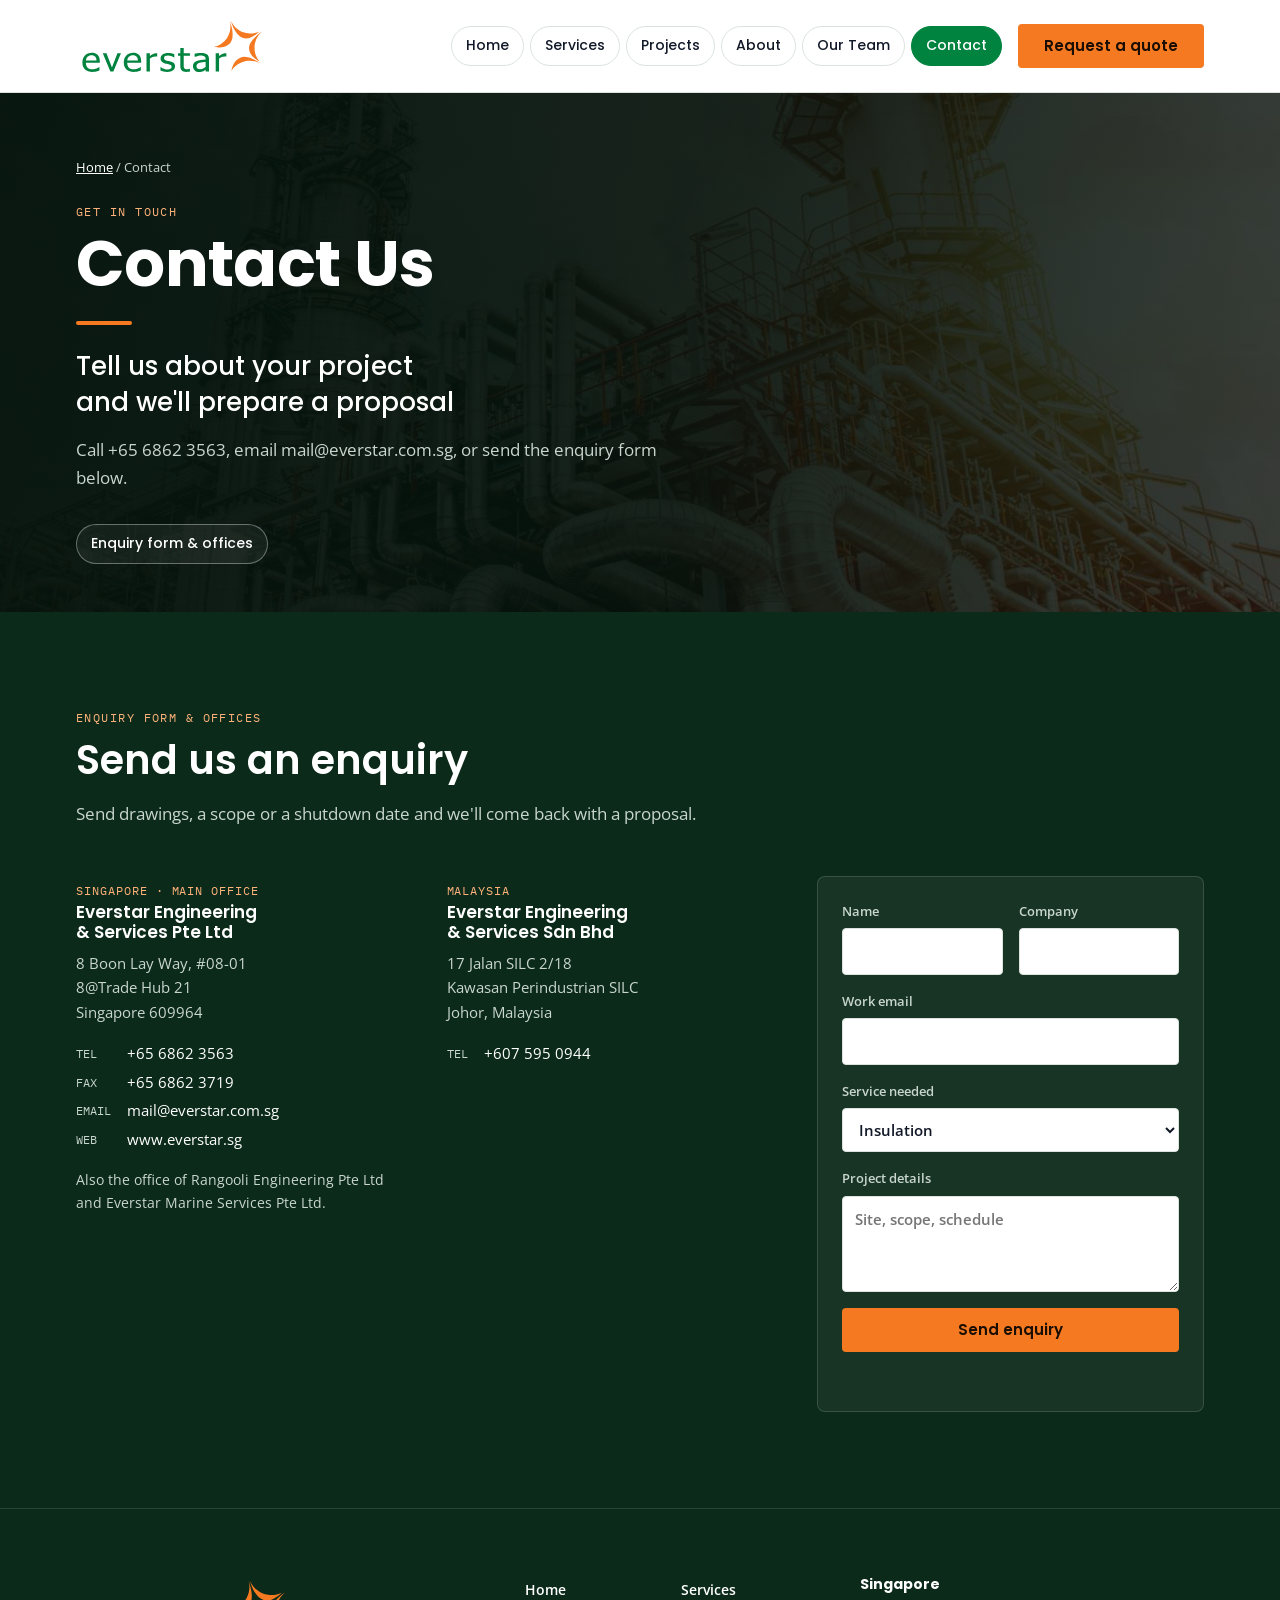
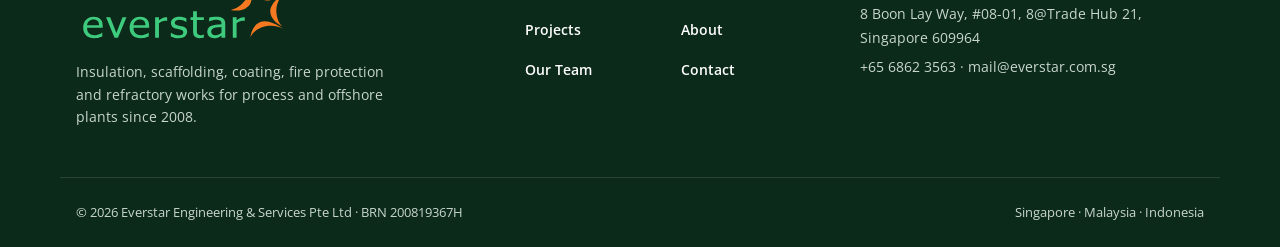
<file: contact.html>
<!doctype html>
<html lang="en">
<head>
<meta charset="utf-8">
<meta name="viewport" content="width=device-width, initial-scale=1, viewport-fit=cover">
<title>Contact Us – Request a Quote | Everstar Singapore &amp; Malaysia</title>
<meta name="description" content="Contact Everstar in Singapore (+65 6862 3563, mail@everstar.com.sg) or Johor, Malaysia, or send your project scope for a proposal.">
<meta property="og:title" content="Contact Us – Request a Quote | Everstar Singapore &amp; Malaysia">
<meta property="og:description" content="Contact Everstar in Singapore (+65 6862 3563, mail@everstar.com.sg) or Johor, Malaysia, or send your project scope for a proposal.">
<meta property="og:type" content="website">
<link rel="icon" href="img/favicon.svg" type="image/svg+xml">
<meta name="claude:viewport-fit-sides" content="cover">
<link rel="preconnect" href="https://fonts.googleapis.com">
<link rel="preconnect" href="https://fonts.gstatic.com" crossorigin>
<link rel="stylesheet" href="https://fonts.googleapis.com/css2?family=Poppins:wght@500;600;700&family=Open+Sans:wght@400;600&family=IBM+Plex+Mono:wght@500&display=swap">
<style>
body{margin:0}img{max-width:100%}[hidden]{display:none!important}
/* Layout: full-bleed bands, 1160px content column, 8pt grid. Corporate skill tokens with Everstar logo colours. */
:root{
  --green:#00833F; --green-ink:#006B33; --green-deep:#0B2A1A;
  --orange:#F47920; --orange-ink:#B5520A;
  --bg:#FFFFFF; --bg-alt:#F3F6F4; --surface:#FFFFFF;
  --text:#111827; --muted:#4B5563; --line:#DCE3DE;
  --on-dark:#FFFFFF; --on-dark-muted:#C9D6CE;
  --font-display:"Poppins",system-ui,-apple-system,"Segoe UI",sans-serif;
  --font-body:"Open Sans",system-ui,-apple-system,"Segoe UI",sans-serif;
  --font-mono:"IBM Plex Mono",ui-monospace,Consolas,monospace;
  --r-sm:4px; --r-md:8px;
  --s1:8px; --s2:16px; --s3:24px; --s4:32px; --s6:48px; --s8:64px; --s12:96px;
}
@media (prefers-color-scheme: dark){:root:not([data-theme="light"]){
  --green:#3DB872; --green-ink:#5CCB8A; --green-deep:#06140C;
  --orange:#F7924A; --orange-ink:#F7924A;
  --bg:#0E1411; --bg-alt:#141C17; --surface:#18221C;
  --text:#E8EEEA; --muted:#A7B4AC; --line:#26332B;
  --on-dark:#FFFFFF; --on-dark-muted:#C9D6CE; color-scheme:dark}}
:root[data-theme="dark"]{
  --green:#3DB872; --green-ink:#5CCB8A; --green-deep:#06140C;
  --orange:#F7924A; --orange-ink:#F7924A;
  --bg:#0E1411; --bg-alt:#141C17; --surface:#18221C;
  --text:#E8EEEA; --muted:#A7B4AC; --line:#26332B;
  --on-dark:#FFFFFF; --on-dark-muted:#C9D6CE; color-scheme:dark}

*{box-sizing:border-box}
html{scroll-behavior:smooth}
@media (prefers-reduced-motion: reduce){html{scroll-behavior:auto}}
body{background:var(--bg);color:var(--text);font-family:var(--font-body);font-size:16px;line-height:1.65}
h1,h2,h3{font-family:var(--font-display);line-height:1.2;text-wrap:balance;margin:0}
p{margin:0}
a{color:inherit}
:focus-visible{outline:3px solid var(--orange);outline-offset:2px;border-radius:2px}

.wrap{max-width:1160px;margin:0 auto;padding-left:max(16px,env(safe-area-inset-left,0px));padding-right:max(16px,env(safe-area-inset-right,0px))}
.band{padding-block:var(--s12)}
.band.alt{background:var(--bg-alt)}
.eyebrow{font-family:var(--font-mono);font-size:.75rem;letter-spacing:.12em;text-transform:uppercase;color:var(--orange-ink)}
.h2{font-size:clamp(1.75rem,3.2vw,2.5rem);font-weight:600;margin-top:var(--s1)}
.lede{color:var(--muted);max-width:62ch;margin-top:var(--s2);font-size:1.0625rem}
.head{margin-bottom:var(--s6)}


/* header */
body::before{content:"";position:fixed;inset:0 0 auto;height:env(safe-area-inset-top,0px);z-index:10;background:var(--bg)}
header.site{position:sticky;top:env(safe-area-inset-top,0px);z-index:9;background:var(--bg);border-bottom:1px solid var(--line)}
header.site .wrap{display:flex;align-items:center;gap:var(--s2);min-height:92px}
.logo{display:block;flex:none}
.logo img{height:64px;width:auto;display:block}
@media (max-width:600px){.logo img{height:50px}}
nav.main{display:flex;gap:6px;margin-left:auto;align-items:center}
.nav-btn{display:inline-flex;align-items:center;justify-content:center;min-height:40px;padding:0 14px;border-radius:999px;border:1px solid var(--line);background:var(--surface);color:var(--text);font-family:var(--font-display);font-weight:500;font-size:.875rem;text-decoration:none;white-space:nowrap;transition:background-color .15s,border-color .15s,color .15s}
.nav-btn:hover{border-color:var(--green);color:var(--green-ink);background:var(--bg-alt)}
.nav-btn:active{transform:translateY(1px)}
.btn{display:inline-flex;align-items:center;justify-content:center;gap:var(--s1);min-height:44px;padding:0 var(--s3);border-radius:var(--r-sm);font-family:var(--font-display);font-weight:600;font-size:.9375rem;text-decoration:none;border:2px solid transparent;cursor:pointer}
.btn.primary{background:var(--orange);color:#1A0D02}
.btn.primary:hover{background:#FF8A33}
.btn.ghost{border-color:currentColor;color:var(--on-dark)}
.btn.ghost:hover{background:rgba(255,255,255,.1)}
.btn.green{background:var(--green);color:#fff}
.btn.green:hover{background:var(--green-ink)}
.nav-btn[aria-current="page"]{background:var(--green);border-color:var(--green);color:#FFFFFF}
.nav-btn[aria-current="page"]:hover{background:var(--green-ink);border-color:var(--green-ink);color:#FFFFFF}
details.menu{display:none;position:relative}
details.menu summary{list-style:none;cursor:pointer;min-height:44px;min-width:44px;display:grid;place-items:center;border:1px solid var(--line);border-radius:999px;font-family:var(--font-display);font-weight:500;font-size:.875rem;padding:0 16px;background:var(--surface)}
details.menu summary::-webkit-details-marker{display:none}
details.menu nav{position:absolute;right:0;top:calc(100% + 8px);background:var(--surface);border:1px solid var(--line);border-radius:var(--r-md);box-shadow:0 12px 32px rgba(0,0,0,.18);display:flex;flex-direction:column;gap:6px;min-width:220px;padding:var(--s1)}
details.menu nav .nav-btn{justify-content:flex-start;min-height:44px;padding:0 var(--s2)}
@media (max-width:1080px){nav.main{display:none} details.menu{display:block;margin-left:auto}}
@media (max-width:480px){header.site .btn.primary{display:none}}

/* hero */
.hero{position:relative;color:var(--on-dark);background:#0B2A1A url("img/hero-refinery.jpg") center/cover no-repeat}
.hero::before{content:"";position:absolute;inset:0;background:linear-gradient(100deg,rgba(6,20,12,.94) 0%,rgba(6,20,12,.82) 45%,rgba(6,20,12,.35) 100%)}
.hero .wrap{position:relative;padding-block:var(--s12) var(--s8)}
.hero h1{font-size:clamp(2rem,4.4vw,3.25rem);font-weight:700;line-height:1.12;max-width:24ch;margin-top:var(--s2)}
.hero h1 em{font-style:normal;color:var(--orange)}
.hero p.sub{color:var(--on-dark-muted);max-width:56ch;margin-top:var(--s3);font-size:1.125rem}
.hero .eyebrow{color:#FFB37A}
.cta-row{display:flex;flex-wrap:wrap;gap:var(--s2);margin-top:var(--s4)}
.stats{display:grid;grid-template-columns:repeat(4,1fr);gap:0;margin-top:var(--s8);border-top:1px solid rgba(255,255,255,.22)}
.stat{padding:var(--s3) var(--s3) 0 0}
.stat b{display:block;font-family:var(--font-display);font-size:clamp(1.75rem,3.4vw,2.5rem);font-weight:600;font-variant-numeric:tabular-nums;color:#fff}
.stat span{font-size:.875rem;color:var(--on-dark-muted)}
@media (max-width:700px){.stats{grid-template-columns:repeat(2,1fr)}}

/* services */
.services{display:grid;grid-template-columns:repeat(4,1fr);gap:var(--s3)}
.svc{background:var(--surface);border:1px solid var(--line);border-radius:var(--r-md);padding:var(--s3);display:flex;flex-direction:column;gap:var(--s2);min-width:0}
.svc .ico{width:48px;height:48px;color:var(--green)}
.svc h3{font-size:1.1875rem;font-weight:600}
.svc p{color:var(--muted);font-size:.9375rem}
.svc ul{margin:0;padding:0;list-style:none;display:flex;flex-direction:column;gap:6px;font-size:.875rem;margin-top:auto;border-top:1px solid var(--line);padding-top:var(--s2)}
.svc li{display:flex;gap:var(--s1)}
.svc li::before{content:"";flex:none;width:6px;height:6px;margin-top:9px;background:var(--orange);border-radius:1px}
@media (max-width:1000px){.services{grid-template-columns:repeat(2,1fr)}}
@media (max-width:560px){.services{grid-template-columns:1fr}}

/* CUI section */
.cui{display:grid;grid-template-columns:1.05fr 1fr;gap:var(--s8);align-items:center}
.cui > *{min-width:0}
.layers{list-style:none;margin:var(--s4) 0 0;padding:0;display:flex;flex-direction:column;gap:var(--s2)}
.layers li{display:grid;grid-template-columns:32px 1fr;gap:var(--s2);align-items:start}
.layers .k{font-family:var(--font-mono);font-size:.75rem;width:32px;height:32px;border-radius:50%;display:grid;place-items:center;border:2px solid var(--green);color:var(--green-ink);font-weight:500}
.layers strong{display:block;font-family:var(--font-display);font-weight:600}
.layers span{color:var(--muted);font-size:.9375rem}
.xsec{width:100%;max-width:460px;height:auto;display:block;margin-inline:auto}
.xsec text{font-family:var(--font-mono);font-size:11px;fill:var(--text)}
.xsec .lead{stroke:var(--muted);stroke-width:1}
.cap{font-family:var(--font-mono);font-size:.75rem;color:var(--muted);text-align:center;margin-top:var(--s1)}
@media (max-width:900px){.cui{grid-template-columns:1fr;gap:var(--s6)}}

/* sectors */
.sectors{display:grid;grid-template-columns:1fr 1fr;gap:var(--s3)}
.sector{position:relative;border-radius:var(--r-md);overflow:hidden;color:var(--on-dark);min-height:420px;display:flex;align-items:flex-end;background:#0B2A1A center/cover no-repeat}
.sector::before{content:"";position:absolute;inset:0;background:linear-gradient(180deg,rgba(6,20,12,.15) 0%,rgba(6,20,12,.92) 62%)}
.sector .in{position:relative;padding:var(--s4);display:flex;flex-direction:column;gap:var(--s2)}
.sector h3{font-size:1.5rem;font-weight:600}
.sector p{color:var(--on-dark-muted);font-size:.9375rem;max-width:48ch}
.chips{display:flex;flex-wrap:wrap;gap:var(--s1);margin:0;padding:0;list-style:none}
.chips li{font-size:.8125rem;padding:4px 10px;border:1px solid rgba(255,255,255,.35);border-radius:var(--r-sm)}
.sector.on{background-image:url("img/onshore.jpg")}
.sector.off{background-image:url("img/offshore.jpg")}
@media (max-width:800px){.sectors{grid-template-columns:1fr}}

/* projects */
.tbl-wrap{overflow-x:auto;border:1px solid var(--line);border-radius:var(--r-md);background:var(--surface)}
.proj-grid{display:grid;grid-template-columns:1fr 1fr;gap:var(--s4)}
.proj-grid > *{min-width:0}
.tbl-h{font-size:1.0625rem;font-weight:600;display:flex;align-items:center;gap:var(--s1);flex-wrap:wrap;margin-bottom:var(--s2)}
@media (max-width:1000px){.proj-grid{grid-template-columns:1fr}}
table{width:100%;border-collapse:collapse;font-size:.9375rem;min-width:460px}
th,td{text-align:left;padding:14px var(--s3);border-bottom:1px solid var(--line);vertical-align:top}
th{font-family:var(--font-mono);font-size:.75rem;letter-spacing:.08em;text-transform:uppercase;color:var(--muted);font-weight:500;background:var(--bg-alt)}
tr:last-child td{border-bottom:0}
td.owner{font-weight:600}
.tag{display:inline-block;font-family:var(--font-mono);font-size:.6875rem;letter-spacing:.06em;text-transform:uppercase;padding:2px 8px;border-radius:var(--r-sm);background:var(--bg-alt);color:var(--green-ink);border:1px solid var(--line);white-space:nowrap}
.note{font-size:.8125rem;color:var(--muted);margin-top:var(--s2)}

/* capability grid */
.cap-grid{display:grid;grid-template-columns:1fr 1fr;gap:var(--s8)}
.cap-grid > *{min-width:0}
.facts{display:grid;grid-template-columns:repeat(3,1fr);gap:var(--s2);margin-top:var(--s4)}
.fact{border-left:3px solid var(--orange);padding-left:var(--s2)}
.fact b{display:block;font-family:var(--font-display);font-size:1.5rem;font-weight:600;font-variant-numeric:tabular-nums}
.fact span{font-size:.8125rem;color:var(--muted)}
.plain{margin:var(--s3) 0 0;padding-left:1.1em;color:var(--muted);display:flex;flex-direction:column;gap:4px}
.certs{display:grid;grid-template-columns:repeat(5,1fr);gap:var(--s3)}
.cert{border:1px solid var(--line);border-radius:var(--r-md);background:var(--surface);display:flex;flex-direction:column;overflow:hidden;min-width:0}
.cert-logo{background:#FFFFFF;height:136px;display:grid;place-items:center;padding:var(--s2);border-bottom:1px solid var(--line)}
.cert-logo img{max-height:100px;width:auto;max-width:100%;object-fit:contain}
.cert > div:last-child{padding:var(--s2) var(--s3) var(--s3);display:flex;flex-direction:column;gap:4px}
.cert b{font-family:var(--font-display);font-weight:600;font-size:1.0625rem}
.cert p{font-size:.9rem;color:var(--muted)}
.cert span{font-size:.75rem;color:var(--muted);font-family:var(--font-mono);margin-top:var(--s1)}
@media (max-width:1100px){.certs{grid-template-columns:repeat(3,1fr)}}
@media (max-width:760px){.certs{grid-template-columns:1fr 1fr}}
/* logo strip */
.logostrip{display:flex;flex-wrap:wrap;align-items:center;justify-content:center;gap:var(--s3) var(--s6);background:#FFFFFF;border:1px solid var(--line);border-radius:var(--r-md);padding:var(--s3)}
.logostrip img{height:64px;width:auto}
.logostrip img.wide{height:40px}
@media (max-width:900px){.cap-grid{grid-template-columns:1fr;gap:var(--s6)}}
@media (max-width:480px){.facts{grid-template-columns:1fr}.certs{grid-template-columns:1fr}}

/* group */
.group{display:grid;grid-template-columns:repeat(4,1fr);gap:var(--s3)}
.co{padding:var(--s3);border-top:3px solid var(--green);background:var(--surface);border-radius:0 0 var(--r-md) var(--r-md);border-inline:1px solid var(--line);border-bottom:1px solid var(--line);display:flex;flex-direction:column;gap:var(--s1);min-width:0}
.co .cc{font-family:var(--font-mono);font-size:.75rem;color:var(--orange-ink);letter-spacing:.08em}
.co h3{font-size:1.0625rem;font-weight:600}
.co p{font-size:.9rem;color:var(--muted)}
.co.lead-co{border-top-color:var(--orange)}
@media (max-width:1000px){.group{grid-template-columns:1fr 1fr}}
@media (max-width:560px){.group{grid-template-columns:1fr}}

.people{display:grid;grid-template-columns:1fr 1fr;gap:var(--s3);margin-top:var(--s6)}
.person{display:grid;grid-template-columns:60px 1fr;gap:var(--s2);align-items:start}
.person h3{font-size:1.0625rem;font-weight:600}
.person .role{font-size:.8125rem;font-family:var(--font-mono);color:var(--orange-ink);letter-spacing:.04em}
.person p{font-size:.9rem;color:var(--muted);margin-top:var(--s1)}
@media (max-width:700px){.people{grid-template-columns:1fr}}

/* contact */
.contact{background:var(--green-deep);color:var(--on-dark)}
.contact .h2{color:#fff}
.contact .lede{color:var(--on-dark-muted)}
.contact .eyebrow{color:#FFB37A}
.c-grid{display:grid;grid-template-columns:1fr 1fr 1.2fr;gap:var(--s6)}
.c-grid > *{min-width:0}
.office h3{font-size:1.0625rem;font-weight:600;color:#fff}
.office .cc{font-family:var(--font-mono);font-size:.75rem;color:#FFB37A;letter-spacing:.08em}
.office address{font-style:normal;color:var(--on-dark-muted);margin-top:var(--s1);font-size:.9375rem}
.office dl{display:grid;grid-template-columns:auto 1fr;gap:4px var(--s2);margin:var(--s2) 0 0;font-size:.9375rem}
.office dt{color:var(--on-dark-muted);font-family:var(--font-mono);font-size:.75rem;padding-top:3px}
.office dd{margin:0;user-select:all;overflow-wrap:anywhere}
form.enq{display:flex;flex-direction:column;gap:var(--s2);background:rgba(255,255,255,.05);border:1px solid rgba(255,255,255,.14);border-radius:var(--r-md);padding:var(--s3)}
form.enq label{font-size:.8125rem;font-weight:600;display:flex;flex-direction:column;gap:6px;color:var(--on-dark-muted)}
form.enq input,form.enq select,form.enq textarea{font:inherit;font-size:.9375rem;color:var(--text);background:var(--bg);border:1px solid var(--line);border-radius:var(--r-sm);padding:10px 12px;min-height:44px;width:100%}
form.enq textarea{min-height:96px;resize:vertical}
.row2{display:grid;grid-template-columns:1fr 1fr;gap:var(--s2)}
.form-msg{font-size:.875rem;color:#FFB37A;min-height:1.4em}
@media (max-width:1000px){.c-grid{grid-template-columns:1fr 1fr}.c-grid form{grid-column:1/-1}}
@media (max-width:600px){.c-grid{grid-template-columns:1fr}.row2{grid-template-columns:1fr}}

footer.site{background:var(--green-deep);color:var(--on-dark-muted);font-size:.8125rem;border-top:1px solid rgba(255,255,255,.12)}
.foot-top{display:grid;grid-template-columns:1.4fr 1fr 1.2fr;gap:var(--s6);padding-block:var(--s8) var(--s6)}
.foot-top > *{min-width:0}
.foot-logo{height:72px;width:auto;display:block}
.foot-brand p{margin-top:var(--s2);max-width:40ch;font-size:.875rem;line-height:1.6}
.foot-links{display:grid;grid-template-columns:1fr 1fr;gap:var(--s1) var(--s3);align-content:start}
.foot-links a{color:#FFFFFF;text-decoration:none;font-weight:600;font-size:.875rem;min-height:32px;display:flex;align-items:center}
.foot-links a:hover{color:#FFB37A}
.foot-contact{display:flex;flex-direction:column;gap:6px;font-size:.875rem}
.foot-contact b{color:#FFFFFF;font-family:var(--font-display)}
.foot-bottom{padding-block:var(--s3);display:flex;flex-wrap:wrap;gap:var(--s2);justify-content:space-between;border-top:1px solid rgba(255,255,255,.12)}
@media (max-width:860px){.foot-top{grid-template-columns:1fr;gap:var(--s4)}}

/* sub-page banner */
.pagehead{position:relative;color:var(--on-dark);background:#0B2A1A center/cover no-repeat}
.pagehead::before{content:"";position:absolute;inset:0;background:linear-gradient(100deg,rgba(6,20,12,.95) 0%,rgba(6,20,12,.8) 55%,rgba(6,20,12,.45) 100%)}
.pagehead .wrap{position:relative;padding-block:var(--s8) var(--s6)}
.pagehead h1{font-size:clamp(2.5rem,6vw,4rem);font-weight:700;line-height:1.05;letter-spacing:-.01em;margin-top:var(--s1)}
.pagehead h1::after{content:"";display:block;width:56px;height:4px;border-radius:2px;background:var(--orange);margin-top:var(--s3)}
.pagehead .tagline{font-family:var(--font-display);font-weight:500;font-size:clamp(1.25rem,2.4vw,1.625rem);line-height:1.35;color:#FFFFFF;max-width:34ch;margin-top:var(--s3);text-wrap:balance}
.pagehead .desc{color:var(--on-dark-muted);max-width:60ch;margin-top:var(--s2);font-size:1.0625rem}
.pagehead .eyebrow{color:#FFB37A}
.jump{display:flex;flex-wrap:wrap;gap:var(--s1);margin-top:var(--s4)}
.jump a{display:inline-flex;align-items:center;min-height:40px;padding:0 14px;border-radius:999px;border:1px solid rgba(255,255,255,.35);color:#FFFFFF;text-decoration:none;font-family:var(--font-display);font-weight:500;font-size:.875rem;background:rgba(255,255,255,.06)}
.jump a:hover{background:rgba(255,255,255,.16);border-color:#FFFFFF}
.crumb{font-size:.8125rem;color:var(--on-dark-muted);margin-bottom:var(--s3)}
.crumb a{color:#fff}

/* service detail rows */
.svc-rows{display:flex;flex-direction:column;gap:var(--s8)}
.svc-row{display:grid;grid-template-columns:280px 1fr;gap:var(--s6);padding-top:var(--s6);border-top:1px solid var(--line)}
.svc-row:first-child{border-top:0;padding-top:0}
.svc-row > *{min-width:0}
.svc-row .ico{width:56px;height:56px;color:var(--green)}
.svc-row h2{font-size:1.625rem;font-weight:600;margin-top:var(--s2)}
.svc-row .k{font-family:var(--font-mono);font-size:.75rem;color:var(--orange-ink);letter-spacing:.08em;margin-top:var(--s1)}
.svc-row p{color:var(--muted)}
.svc-row .body{display:flex;flex-direction:column;gap:var(--s3)}
.two-col{display:grid;grid-template-columns:1fr 1fr;gap:var(--s3)}
.two-col h3{font-size:.8125rem;font-family:var(--font-mono);font-weight:500;letter-spacing:.08em;text-transform:uppercase;color:var(--muted);margin-bottom:var(--s1)}
.ticks{list-style:none;margin:0;padding:0;display:flex;flex-direction:column;gap:6px;font-size:.9375rem}
.ticks li{display:flex;gap:var(--s1)}
.ticks li::before{content:"";flex:none;width:6px;height:6px;margin-top:10px;background:var(--orange);border-radius:1px}
@media (max-width:800px){.svc-row{grid-template-columns:1fr;gap:var(--s3)}.two-col{grid-template-columns:1fr}}

/* teaser cards & CTA band */
.teasers{display:grid;grid-template-columns:repeat(3,1fr);gap:var(--s3)}
.teaser{display:flex;flex-direction:column;gap:var(--s1);padding:var(--s3);border:1px solid var(--line);border-radius:var(--r-md);background:var(--surface);text-decoration:none;min-width:0}
.teaser:hover{border-color:var(--green)}
.teaser h3{font-size:1.125rem;font-weight:600}
.teaser p{color:var(--muted);font-size:.9375rem}
.teaser .go{margin-top:auto;padding-top:var(--s1);font-weight:600;color:var(--green-ink);font-size:.9375rem}
@media (max-width:900px){.teasers{grid-template-columns:1fr}}
.more{display:inline-flex;margin-top:var(--s3);font-weight:600;color:var(--green-ink);text-decoration:none;min-height:44px;align-items:center}
.more:hover{text-decoration:underline}
.ctaband{background:var(--green);color:#fff}
.ctaband .wrap{padding-block:var(--s6);display:flex;flex-wrap:wrap;gap:var(--s3);align-items:center;justify-content:space-between}
.ctaband h2{font-size:clamp(1.375rem,2.6vw,1.875rem);font-weight:600;max-width:30ch}
.ctaband p{color:#E3F2E9;margin-top:6px}

/* team by country */
.teamtbl td.n,.teamtbl th.n{text-align:right;font-variant-numeric:tabular-nums}
.teamtbl tfoot td{font-weight:600;background:var(--bg-alt);border-top:2px solid var(--line)}
.timeline{list-style:none;margin:0;padding:0;display:flex;flex-direction:column;gap:var(--s3);border-left:2px solid var(--line);padding-left:var(--s3)}
.timeline li{position:relative}
.timeline li::before{content:"";position:absolute;left:calc(-1 * var(--s3) - 7px);top:6px;width:12px;height:12px;border-radius:50%;background:var(--orange)}
.timeline b{font-family:var(--font-display);display:block}
.timeline span{color:var(--muted);font-size:.9375rem}
.split{display:grid;grid-template-columns:1fr 1fr;gap:var(--s8)}
.split > *{min-width:0}
@media (max-width:900px){.split{grid-template-columns:1fr;gap:var(--s6)}}

/* spam trap, hidden from people */
.hp{position:absolute;left:-9999px;width:1px;height:1px;overflow:hidden}
form.enq button:disabled{opacity:.7;cursor:wait}

/* organisation chart */
.av{display:block;flex:none;border-radius:6px;object-fit:cover;object-position:center top;background:var(--bg-alt);border:1px solid var(--line)}
.av-lg{width:96px;height:128px;border:3px solid var(--orange);box-shadow:0 6px 16px rgba(11,42,26,.18)}
.av-md{width:60px;height:80px;border:2px solid var(--green);box-shadow:0 4px 10px rgba(11,42,26,.14)}
.av-sm{width:45px;height:60px}
.av-initials{display:grid;place-items:center;background:var(--green);color:#fff;font-family:var(--font-display);font-weight:600;font-size:.9rem}
.pc-text{display:flex;flex-direction:column;min-width:0}
.pc-text b{font-family:var(--font-display);font-weight:600;line-height:1.25}
.pc-text span{font-size:.8125rem;color:var(--muted);line-height:1.35}
.org-top{display:flex;flex-direction:column;align-items:center}
.leader{display:flex;align-items:center;gap:var(--s2);background:var(--surface);border:1px solid var(--line);border-radius:var(--r-md);padding:var(--s2) var(--s3) var(--s2) var(--s2);box-shadow:0 8px 24px rgba(11,42,26,.08);min-width:min(320px,100%)}
.leader .pc-text b{font-size:1.125rem}
.org-vline{display:block;width:2px;height:28px;background:var(--green)}
.org-hub{font-family:var(--font-mono);font-size:.75rem;letter-spacing:.08em;text-transform:uppercase;background:var(--green);color:#fff;padding:6px 14px;border-radius:999px}
.org-depts{display:grid;grid-template-columns:repeat(4,1fr);gap:var(--s3);margin-top:var(--s4);align-items:start;padding-top:var(--s4);border-top:2px solid var(--green)}
.dept{background:var(--surface);border:1px solid var(--line);border-radius:var(--r-md);padding:var(--s3);display:flex;flex-direction:column;gap:var(--s2);min-width:0}
.dept-name{font-family:var(--font-mono);font-size:.75rem;font-weight:500;letter-spacing:.1em;text-transform:uppercase;color:var(--orange-ink)}
.dept-lead{display:flex;align-items:center;gap:12px}
.dept-members{list-style:none;margin:0 0 0 29px;padding:4px 0 0 var(--s3);display:flex;flex-direction:column;gap:12px;border-left:2px solid var(--line);position:relative}
.member{display:flex;align-items:center;gap:12px;position:relative}
.member::before{content:"";position:absolute;left:calc(-1 * var(--s3) - 2px);top:50%;width:calc(var(--s3) - 4px);height:2px;background:var(--line)}
.member .pc-text b{font-size:.9375rem}
@media (min-width:821px){.org-depts > .dept:first-child{grid-row:span 2}}
@media (max-width:1100px){.org-depts{grid-template-columns:repeat(3,1fr)}}
@media (max-width:820px){.org-depts{grid-template-columns:repeat(2,1fr)}}
@media (max-width:540px){.org-depts{grid-template-columns:1fr}}

/* client logo walls */
.clients{display:grid;grid-template-columns:repeat(auto-fill,minmax(150px,1fr));gap:var(--s2)}
.client{background:#FFFFFF;border:1px solid var(--line);border-radius:var(--r-md);height:96px;display:grid;place-items:center;padding:var(--s2)}
.client img{max-height:56px;max-width:100%;width:auto;height:auto;object-fit:contain}
.clients-h{font-size:1.0625rem;font-weight:600;margin:var(--s6) 0 var(--s2)}
.clients-h:first-child{margin-top:0}

/* photos on service cards and rows */
.svc .svc-photo{margin:calc(-1 * var(--s3)) calc(-1 * var(--s3)) 0;aspect-ratio:3/2;overflow:hidden;border-radius:var(--r-md) var(--r-md) 0 0}
.svc .svc-photo img{width:100%;height:100%;object-fit:cover;display:block}
.svc-row figure{margin:var(--s3) 0 0;border-radius:var(--r-md);overflow:hidden;aspect-ratio:3/2;max-width:100%}
.svc-row figure img{width:100%;height:100%;object-fit:cover;display:block}

/* CEO message */
.ceo{display:grid;grid-template-columns:1.3fr 1fr;gap:var(--s8);align-items:start}
.ceo > *{min-width:0}
.ceo blockquote{margin:var(--s3) 0 0;padding:0;font-size:1.0625rem;color:var(--text);display:flex;flex-direction:column;gap:var(--s2)}
.ceo blockquote p{max-width:62ch}
.ceo .sign{display:flex;align-items:center;gap:var(--s2);margin-top:var(--s3)}
.ceo .sign b{font-family:var(--font-display);display:block}
.ceo .sign span{font-size:.875rem;color:var(--muted)}
.principles{list-style:none;margin:0;padding:0;display:flex;flex-direction:column;gap:var(--s2);counter-reset:pr}
.principles li{counter-increment:pr;display:grid;grid-template-columns:48px 1fr;gap:var(--s2);align-items:center;background:var(--surface);border:1px solid var(--line);border-radius:var(--r-md);padding:var(--s2)}
.principles li::before{content:counter(pr);display:grid;place-items:center;width:48px;height:48px;border-radius:var(--r-sm);background:var(--green);color:#fff;font-family:var(--font-display);font-weight:600;font-size:1.25rem}
.principles b{font-family:var(--font-display);font-weight:600}
@media (max-width:900px){.ceo{grid-template-columns:1fr;gap:var(--s6)}}

/* facility machines */
.machines{display:grid;grid-template-columns:1fr 1fr;gap:var(--s3);margin-top:var(--s4)}
.machines figure{margin:0;background:#FFFFFF;border:1px solid var(--line);border-radius:var(--r-md);padding:var(--s2);display:flex;flex-direction:column;gap:var(--s1)}
.machines img{width:100%;height:180px;object-fit:contain}
.machines figcaption{font-size:.8125rem;color:#4B5563}
@media (max-width:600px){.machines{grid-template-columns:1fr}}
.co-logo{height:36px;width:auto;align-self:flex-start;margin-bottom:var(--s1);background:#FFFFFF;padding:4px 8px;border-radius:var(--r-sm)}

/* keep anchored sections clear of the sticky header */
section[id],article[id]{scroll-margin-top:calc(100px + env(safe-area-inset-top,0px))}
</style>
</head>
<body>
<header class="site">
  <div class="wrap">
    <a class="logo" href="index.html" aria-label="Everstar home"><picture><source srcset="img/logo-dark.svg" media="(prefers-color-scheme: dark)"><img src="img/logo.svg" alt="everstar" width="190" height="65"></picture></a>
    <nav class="main" aria-label="Main">
      <a class="nav-btn" href="index.html">Home</a>
      <a class="nav-btn" href="services.html">Services</a>
      <a class="nav-btn" href="projects.html">Projects</a>
      <a class="nav-btn" href="about.html">About</a>
      <a class="nav-btn" href="team.html">Our Team</a>
      <a class="nav-btn" href="contact.html" aria-current="page">Contact</a>
    </nav>
    <details class="menu">
      <summary aria-label="Open menu">Menu</summary>
      <nav aria-label="Main (mobile)">
      <a class="nav-btn" href="index.html">Home</a>
      <a class="nav-btn" href="services.html">Services</a>
      <a class="nav-btn" href="projects.html">Projects</a>
      <a class="nav-btn" href="about.html">About</a>
      <a class="nav-btn" href="team.html">Our Team</a>
      <a class="nav-btn" href="contact.html" aria-current="page">Contact</a>
      </nav>
    </details>
    <a class="btn primary" href="contact.html">Request a quote</a>
  </div>
</header>

<main id="top">
<section class="pagehead" style="background-image:url('img/hero-refinery.jpg')" aria-labelledby="ph">
  <div class="wrap">
    <div class="crumb"><a href="index.html">Home</a> / Contact</div>
    <div class="eyebrow">Get in touch</div>
    <h1 id="ph">Contact Us</h1>
    <p class="tagline">Tell us about your project and we'll prepare a proposal</p>
    <p class="desc">Call +65 6862 3563, email mail@everstar.com.sg, or send the enquiry form below.</p>
    <nav class="jump" aria-label="On this page"><a href="#contact">Enquiry form &amp; offices</a></nav>
  </div>
</section>

<section class="band contact" id="contact" aria-labelledby="ct-h">
  <div class="wrap">
    <div class="head">
      <div class="eyebrow">Enquiry form &amp; offices</div>
      <h2 class="h2" id="ct-h">Send us an enquiry</h2>
      <p class="lede">Send drawings, a scope or a shutdown date and we'll come back with a proposal.</p>
    </div>
    <div class="c-grid">
      <div class="office">
        <span class="cc">SINGAPORE · MAIN OFFICE</span>
        <h3>Everstar Engineering &amp; Services Pte Ltd</h3>
        <address>8 Boon Lay Way, #08-01<br>8@Trade Hub 21<br>Singapore 609964</address>
        <dl><dt>TEL</dt><dd>+65 6862 3563</dd><dt>FAX</dt><dd>+65 6862 3719</dd><dt>EMAIL</dt><dd>mail@everstar.com.sg</dd><dt>WEB</dt><dd>www.everstar.sg</dd></dl>
        <p style="margin-top:var(--s2);font-size:.875rem;color:var(--on-dark-muted)">Also the office of Rangooli Engineering Pte Ltd and Everstar Marine Services Pte Ltd.</p>
      </div>
      <div class="office">
        <span class="cc">MALAYSIA</span>
        <h3>Everstar Engineering &amp; Services Sdn Bhd</h3>
        <address>17 Jalan SILC 2/18<br>Kawasan Perindustrian SILC<br>Johor, Malaysia</address>
        <dl><dt>TEL</dt><dd>+607 595 0944</dd></dl>
      </div>
      <form class="enq" id="enq" novalidate>
        <div class="row2">
          <label for="f-name">Name<input id="f-name" name="name" autocomplete="name" required></label>
          <label for="f-co">Company<input id="f-co" name="company" autocomplete="organization"></label>
        </div>
        <label for="f-email">Work email<input id="f-email" name="email" type="email" autocomplete="email" required></label>
        <label for="f-svc">Service needed
          <select id="f-svc" name="service"><option>Insulation</option><option>Surface treatment &amp; coating</option><option>Access &amp; scaffolding</option><option>Passive fire protection</option><option>CUI / insulation design</option><option>Several of these</option></select>
        </label>
        <label for="f-msg">Project details<textarea id="f-msg" name="message" placeholder="Site, scope, schedule" maxlength="5000"></textarea></label>
        <div class="hp" aria-hidden="true"><label for="f-website">Website<input id="f-website" name="website" tabindex="-1" autocomplete="off"></label></div>
        <button class="btn primary" type="submit" id="f-send">Send enquiry</button>
        <p class="form-msg" id="form-msg" role="status"></p>
      </form>
    </div>
  </div>
</section>
</main>

<footer class="site">
  <div class="wrap foot-top">
    <div class="foot-brand">
      <a href="index.html" aria-label="Everstar home"><img class="foot-logo" src="img/logo-dark.svg" alt="everstar" width="190" height="65"></a>
      <p>Insulation, scaffolding, coating, fire protection and refractory works for process and offshore plants since 2008.</p>
    </div>
    <nav class="foot-links" aria-label="Footer">
      <a href="index.html">Home</a><a href="services.html">Services</a><a href="projects.html">Projects</a>
      <a href="about.html">About</a><a href="team.html">Our Team</a><a href="contact.html">Contact</a>
    </nav>
    <div class="foot-contact">
      <b>Singapore</b>
      <span>8 Boon Lay Way, #08-01, 8@Trade Hub 21, Singapore 609964</span>
      <span>+65 6862 3563 · mail@everstar.com.sg</span>
    </div>
  </div>
  <div class="wrap foot-bottom">
    <span>© 2026 Everstar Engineering &amp; Services Pte Ltd · BRN 200819367H</span>
    <span>Singapore · Malaysia · Indonesia</span>
  </div>
</footer>

<script>
(function () {
  var f = document.getElementById('enq');
  if (!f) return;
  var FALLBACK = 'Please email mail@everstar.com.sg or call +65 6862 3563.';
  f.addEventListener('submit', function (e) {
    e.preventDefault();
    var msg = document.getElementById('form-msg');
    var btn = document.getElementById('f-send');
    var name = document.getElementById('f-name'), email = document.getElementById('f-email');
    if (!name.value.trim()) { msg.textContent = 'Enter your name.'; name.focus(); return; }
    if (!email.checkValidity() || !email.value.trim()) { msg.textContent = 'Enter a valid work email, like name@company.com.'; email.focus(); return; }
    var data = {};
    new FormData(f).forEach(function (v, k) { data[k] = v; });
    btn.disabled = true; btn.textContent = 'Sending…'; msg.textContent = '';
    fetch('/api/enquiry', { method: 'POST', headers: { 'Content-Type': 'application/json' }, body: JSON.stringify(data) })
      .then(function (r) { return r.json().catch(function () { return { ok: false }; }); })
      .then(function (out) {
        if (out.ok) {
          f.reset();
          msg.textContent = 'Thank you. Your enquiry has been sent and our team will reply by email.';
        } else if (out.error && out.error.indexOf(' ') > -1) {
          msg.textContent = out.error;
        } else {
          msg.textContent = 'Sorry, your enquiry could not be sent. ' + FALLBACK;
        }
      })
      .catch(function () { msg.textContent = 'Sorry, your enquiry could not be sent. Check your connection, or ' + FALLBACK.charAt(0).toLowerCase() + FALLBACK.slice(1); })
      .then(function () { btn.disabled = false; btn.textContent = 'Send enquiry'; });
  });
})();
</script>
</body>
</html>
</file>
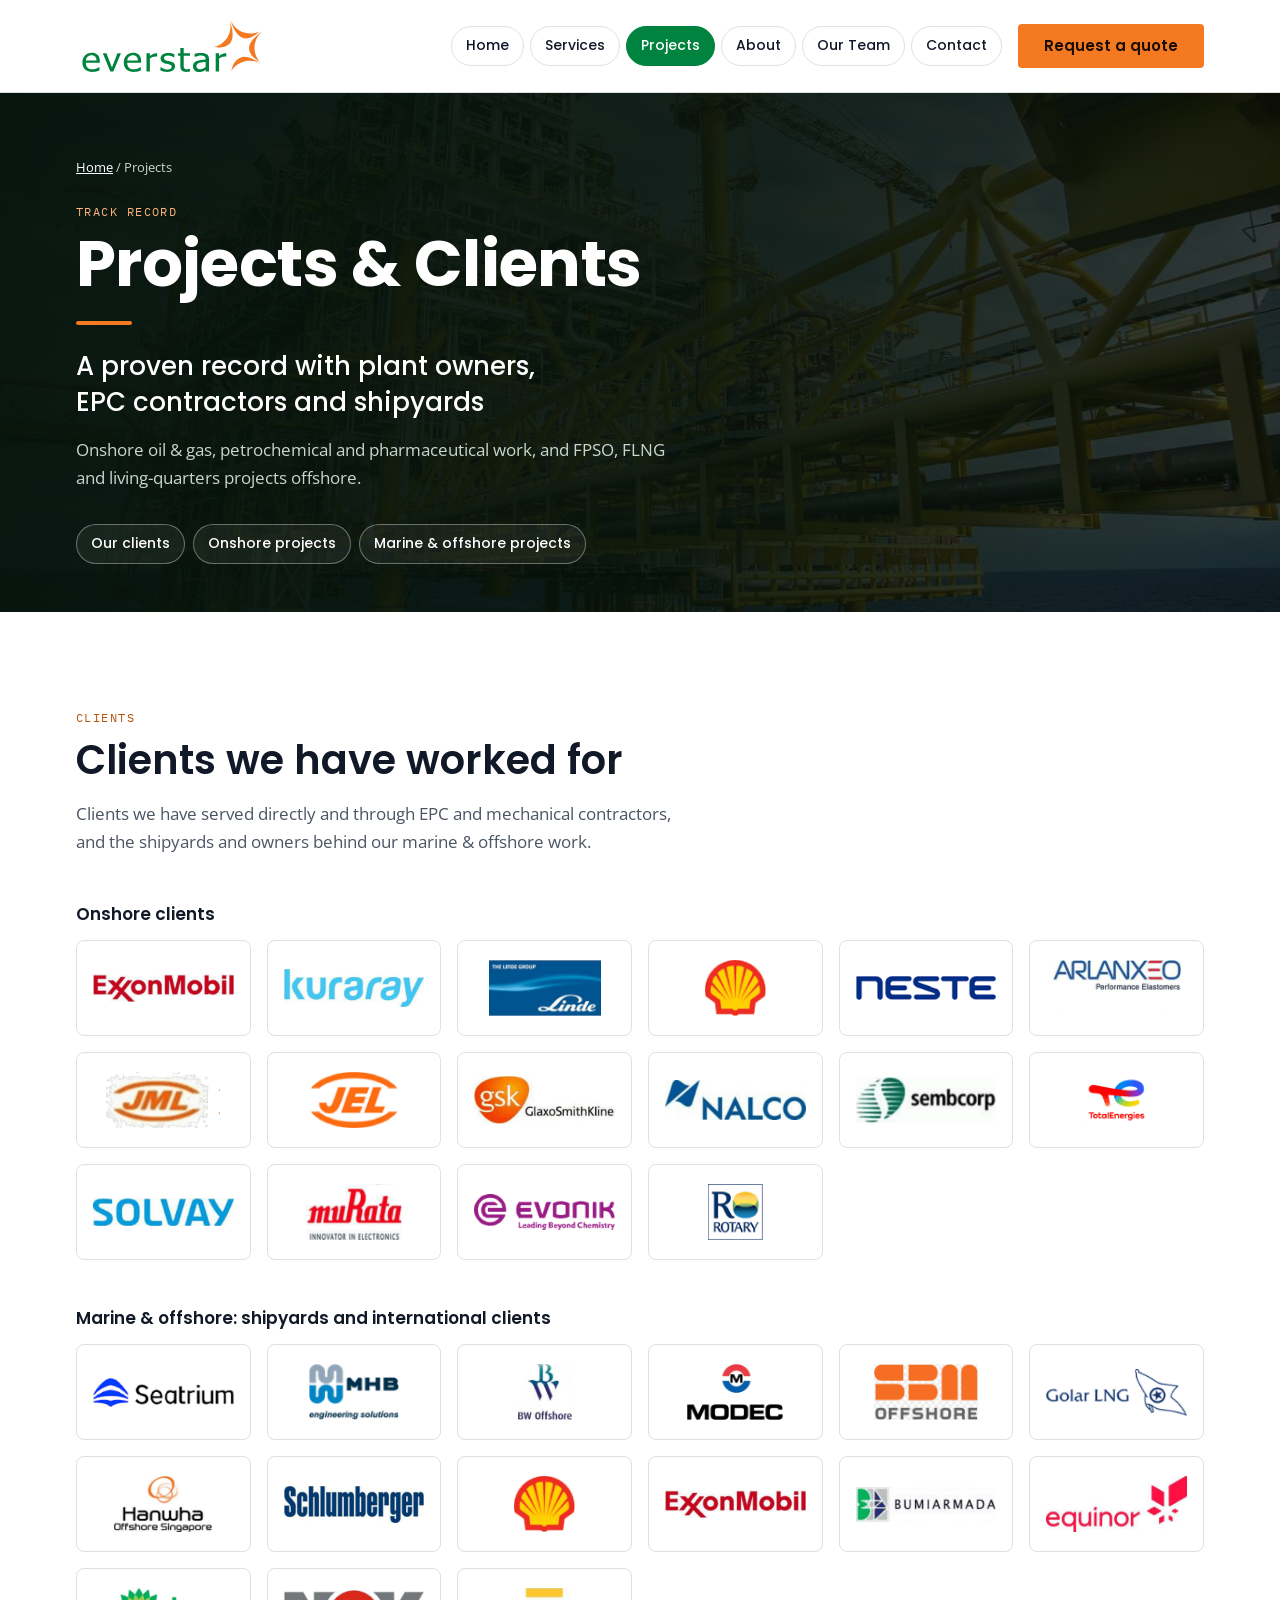
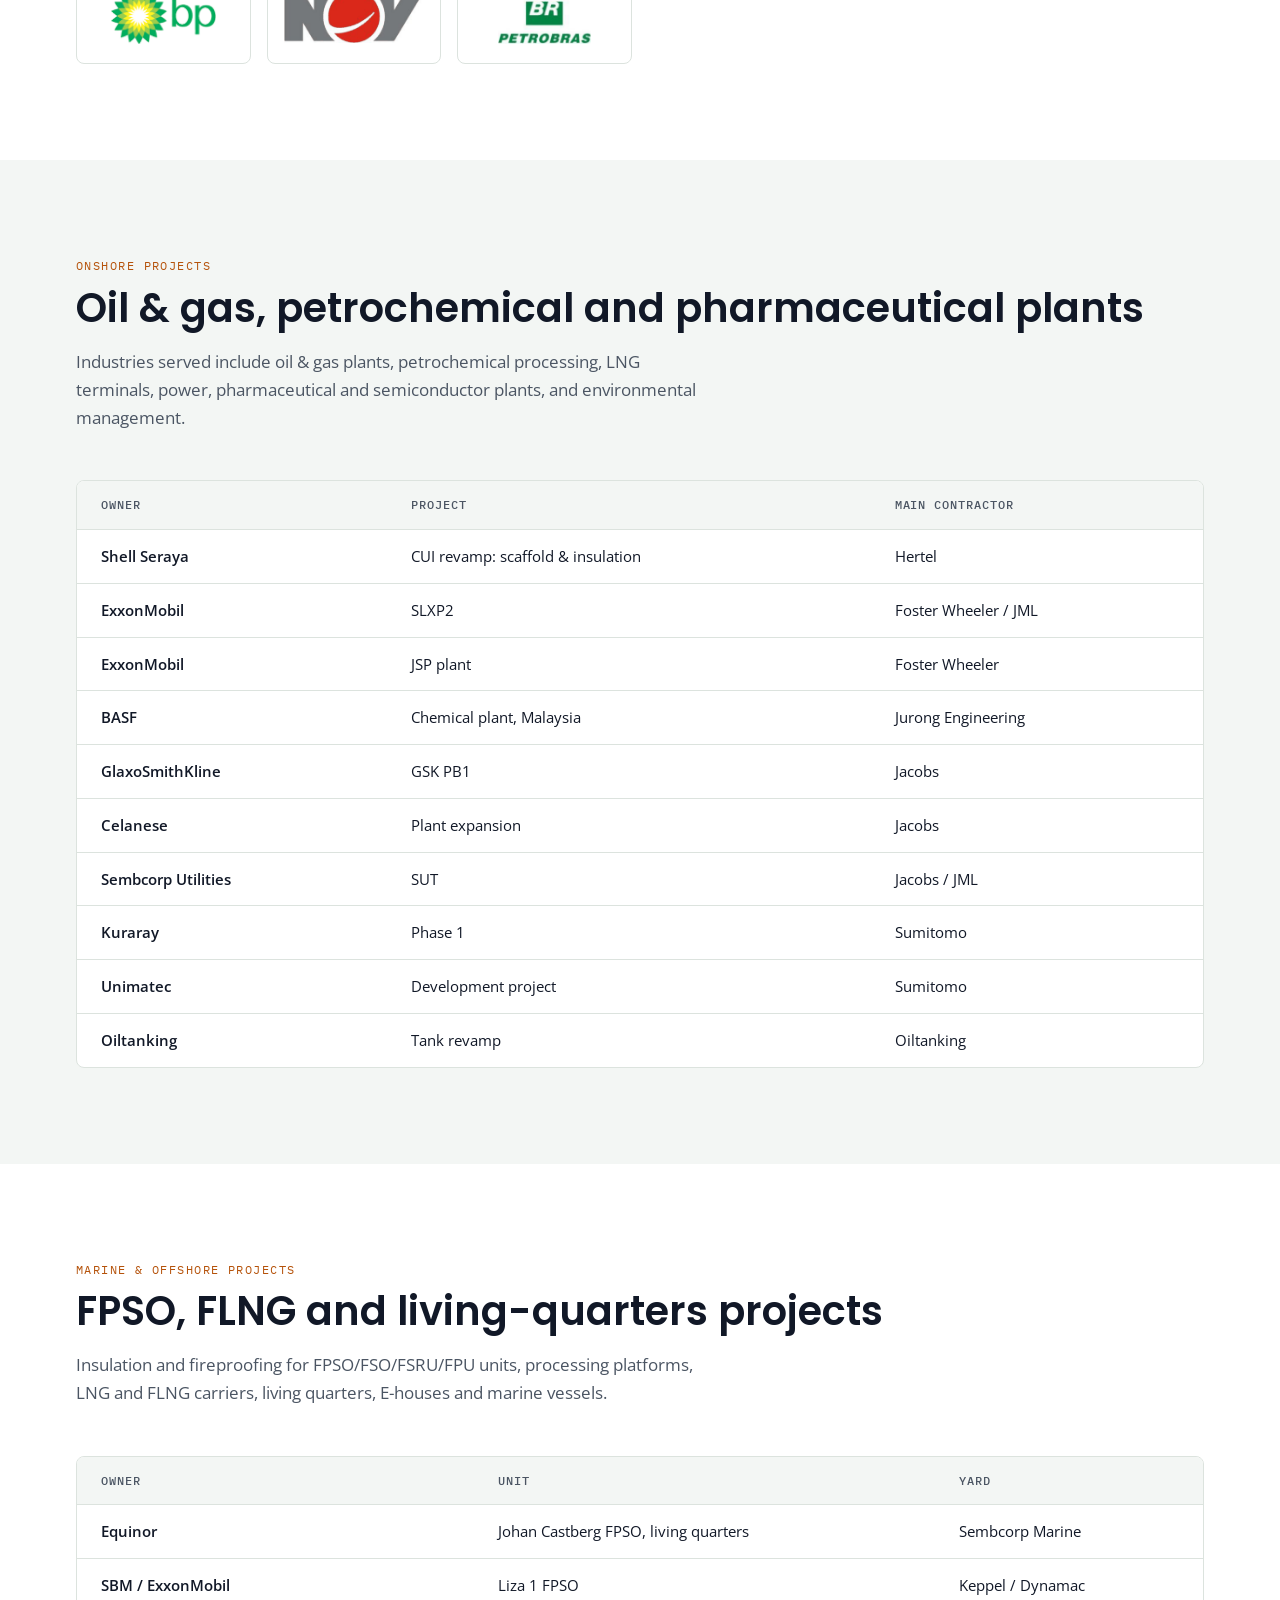
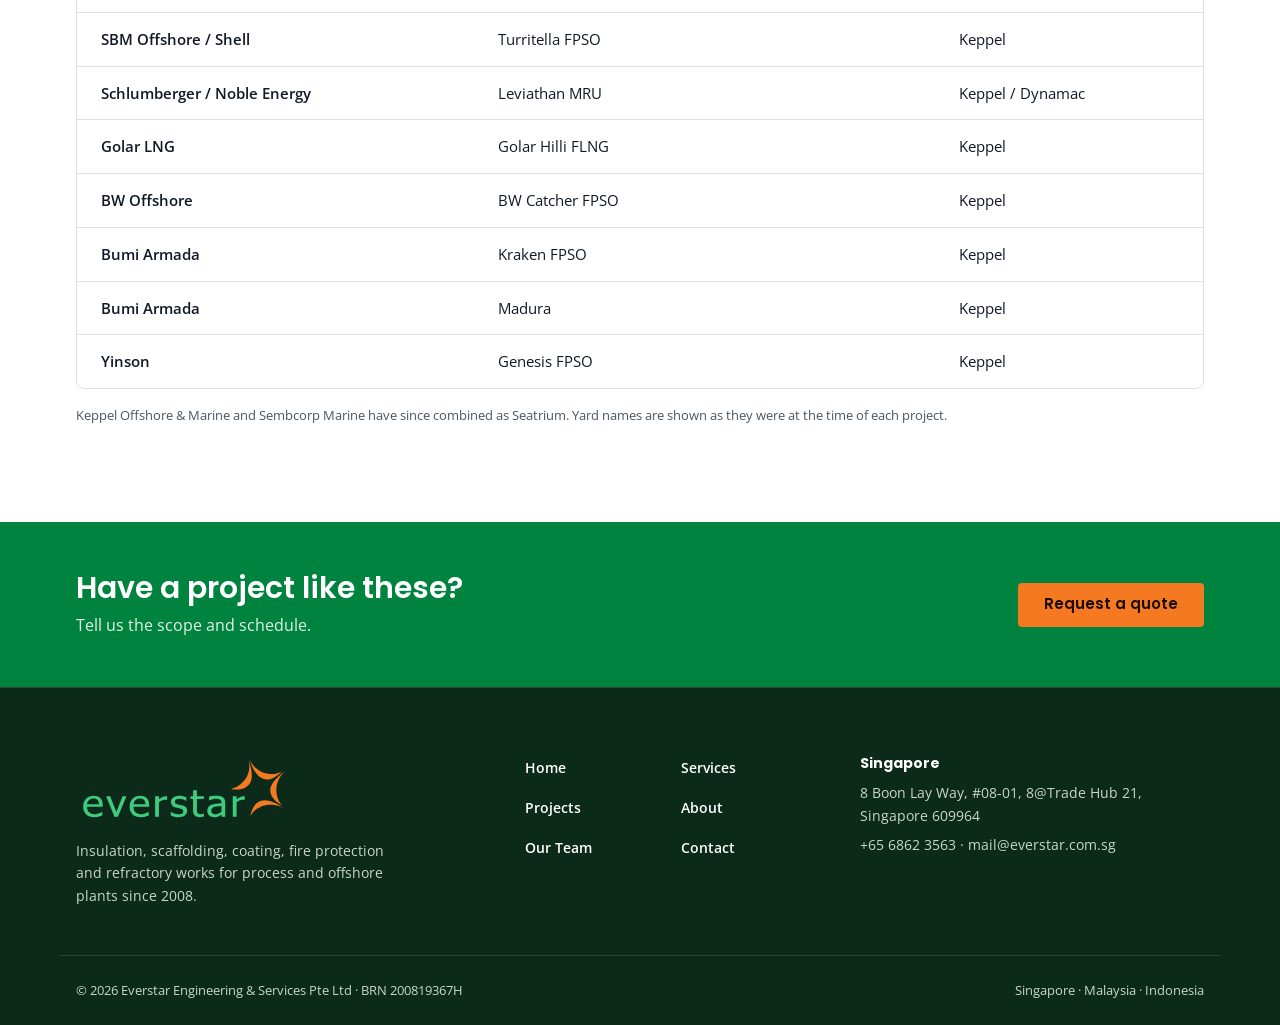
<file: projects.html>
<!doctype html>
<html lang="en">
<head>
<meta charset="utf-8">
<meta name="viewport" content="width=device-width, initial-scale=1, viewport-fit=cover">
<title>Projects &amp; Clients – Onshore and Offshore Track Record | Everstar</title>
<meta name="description" content="Selected onshore oil, gas, petrochemical and pharmaceutical projects, FPSO, FLNG and living-quarters work, and the clients and shipyards Everstar works with.">
<meta property="og:title" content="Projects &amp; Clients – Onshore and Offshore Track Record | Everstar">
<meta property="og:description" content="Selected onshore oil, gas, petrochemical and pharmaceutical projects, FPSO, FLNG and living-quarters work, and the clients and shipyards Everstar works with.">
<meta property="og:type" content="website">
<link rel="icon" href="img/favicon.svg" type="image/svg+xml">
<meta name="claude:viewport-fit-sides" content="cover">
<link rel="preconnect" href="https://fonts.googleapis.com">
<link rel="preconnect" href="https://fonts.gstatic.com" crossorigin>
<link rel="stylesheet" href="https://fonts.googleapis.com/css2?family=Poppins:wght@500;600;700&family=Open+Sans:wght@400;600&family=IBM+Plex+Mono:wght@500&display=swap">
<style>
body{margin:0}img{max-width:100%}[hidden]{display:none!important}
/* Layout: full-bleed bands, 1160px content column, 8pt grid. Corporate skill tokens with Everstar logo colours. */
:root{
  --green:#00833F; --green-ink:#006B33; --green-deep:#0B2A1A;
  --orange:#F47920; --orange-ink:#B5520A;
  --bg:#FFFFFF; --bg-alt:#F3F6F4; --surface:#FFFFFF;
  --text:#111827; --muted:#4B5563; --line:#DCE3DE;
  --on-dark:#FFFFFF; --on-dark-muted:#C9D6CE;
  --font-display:"Poppins",system-ui,-apple-system,"Segoe UI",sans-serif;
  --font-body:"Open Sans",system-ui,-apple-system,"Segoe UI",sans-serif;
  --font-mono:"IBM Plex Mono",ui-monospace,Consolas,monospace;
  --r-sm:4px; --r-md:8px;
  --s1:8px; --s2:16px; --s3:24px; --s4:32px; --s6:48px; --s8:64px; --s12:96px;
}
@media (prefers-color-scheme: dark){:root:not([data-theme="light"]){
  --green:#3DB872; --green-ink:#5CCB8A; --green-deep:#06140C;
  --orange:#F7924A; --orange-ink:#F7924A;
  --bg:#0E1411; --bg-alt:#141C17; --surface:#18221C;
  --text:#E8EEEA; --muted:#A7B4AC; --line:#26332B;
  --on-dark:#FFFFFF; --on-dark-muted:#C9D6CE; color-scheme:dark}}
:root[data-theme="dark"]{
  --green:#3DB872; --green-ink:#5CCB8A; --green-deep:#06140C;
  --orange:#F7924A; --orange-ink:#F7924A;
  --bg:#0E1411; --bg-alt:#141C17; --surface:#18221C;
  --text:#E8EEEA; --muted:#A7B4AC; --line:#26332B;
  --on-dark:#FFFFFF; --on-dark-muted:#C9D6CE; color-scheme:dark}

*{box-sizing:border-box}
html{scroll-behavior:smooth}
@media (prefers-reduced-motion: reduce){html{scroll-behavior:auto}}
body{background:var(--bg);color:var(--text);font-family:var(--font-body);font-size:16px;line-height:1.65}
h1,h2,h3{font-family:var(--font-display);line-height:1.2;text-wrap:balance;margin:0}
p{margin:0}
a{color:inherit}
:focus-visible{outline:3px solid var(--orange);outline-offset:2px;border-radius:2px}

.wrap{max-width:1160px;margin:0 auto;padding-left:max(16px,env(safe-area-inset-left,0px));padding-right:max(16px,env(safe-area-inset-right,0px))}
.band{padding-block:var(--s12)}
.band.alt{background:var(--bg-alt)}
.eyebrow{font-family:var(--font-mono);font-size:.75rem;letter-spacing:.12em;text-transform:uppercase;color:var(--orange-ink)}
.h2{font-size:clamp(1.75rem,3.2vw,2.5rem);font-weight:600;margin-top:var(--s1)}
.lede{color:var(--muted);max-width:62ch;margin-top:var(--s2);font-size:1.0625rem}
.head{margin-bottom:var(--s6)}


/* header */
body::before{content:"";position:fixed;inset:0 0 auto;height:env(safe-area-inset-top,0px);z-index:10;background:var(--bg)}
header.site{position:sticky;top:env(safe-area-inset-top,0px);z-index:9;background:var(--bg);border-bottom:1px solid var(--line)}
header.site .wrap{display:flex;align-items:center;gap:var(--s2);min-height:92px}
.logo{display:block;flex:none}
.logo img{height:64px;width:auto;display:block}
@media (max-width:600px){.logo img{height:50px}}
nav.main{display:flex;gap:6px;margin-left:auto;align-items:center}
.nav-btn{display:inline-flex;align-items:center;justify-content:center;min-height:40px;padding:0 14px;border-radius:999px;border:1px solid var(--line);background:var(--surface);color:var(--text);font-family:var(--font-display);font-weight:500;font-size:.875rem;text-decoration:none;white-space:nowrap;transition:background-color .15s,border-color .15s,color .15s}
.nav-btn:hover{border-color:var(--green);color:var(--green-ink);background:var(--bg-alt)}
.nav-btn:active{transform:translateY(1px)}
.btn{display:inline-flex;align-items:center;justify-content:center;gap:var(--s1);min-height:44px;padding:0 var(--s3);border-radius:var(--r-sm);font-family:var(--font-display);font-weight:600;font-size:.9375rem;text-decoration:none;border:2px solid transparent;cursor:pointer}
.btn.primary{background:var(--orange);color:#1A0D02}
.btn.primary:hover{background:#FF8A33}
.btn.ghost{border-color:currentColor;color:var(--on-dark)}
.btn.ghost:hover{background:rgba(255,255,255,.1)}
.btn.green{background:var(--green);color:#fff}
.btn.green:hover{background:var(--green-ink)}
.nav-btn[aria-current="page"]{background:var(--green);border-color:var(--green);color:#FFFFFF}
.nav-btn[aria-current="page"]:hover{background:var(--green-ink);border-color:var(--green-ink);color:#FFFFFF}
details.menu{display:none;position:relative}
details.menu summary{list-style:none;cursor:pointer;min-height:44px;min-width:44px;display:grid;place-items:center;border:1px solid var(--line);border-radius:999px;font-family:var(--font-display);font-weight:500;font-size:.875rem;padding:0 16px;background:var(--surface)}
details.menu summary::-webkit-details-marker{display:none}
details.menu nav{position:absolute;right:0;top:calc(100% + 8px);background:var(--surface);border:1px solid var(--line);border-radius:var(--r-md);box-shadow:0 12px 32px rgba(0,0,0,.18);display:flex;flex-direction:column;gap:6px;min-width:220px;padding:var(--s1)}
details.menu nav .nav-btn{justify-content:flex-start;min-height:44px;padding:0 var(--s2)}
@media (max-width:1080px){nav.main{display:none} details.menu{display:block;margin-left:auto}}
@media (max-width:480px){header.site .btn.primary{display:none}}

/* hero */
.hero{position:relative;color:var(--on-dark);background:#0B2A1A url("img/hero-refinery.jpg") center/cover no-repeat}
.hero::before{content:"";position:absolute;inset:0;background:linear-gradient(100deg,rgba(6,20,12,.94) 0%,rgba(6,20,12,.82) 45%,rgba(6,20,12,.35) 100%)}
.hero .wrap{position:relative;padding-block:var(--s12) var(--s8)}
.hero h1{font-size:clamp(2rem,4.4vw,3.25rem);font-weight:700;line-height:1.12;max-width:24ch;margin-top:var(--s2)}
.hero h1 em{font-style:normal;color:var(--orange)}
.hero p.sub{color:var(--on-dark-muted);max-width:56ch;margin-top:var(--s3);font-size:1.125rem}
.hero .eyebrow{color:#FFB37A}
.cta-row{display:flex;flex-wrap:wrap;gap:var(--s2);margin-top:var(--s4)}
.stats{display:grid;grid-template-columns:repeat(4,1fr);gap:0;margin-top:var(--s8);border-top:1px solid rgba(255,255,255,.22)}
.stat{padding:var(--s3) var(--s3) 0 0}
.stat b{display:block;font-family:var(--font-display);font-size:clamp(1.75rem,3.4vw,2.5rem);font-weight:600;font-variant-numeric:tabular-nums;color:#fff}
.stat span{font-size:.875rem;color:var(--on-dark-muted)}
@media (max-width:700px){.stats{grid-template-columns:repeat(2,1fr)}}

/* services */
.services{display:grid;grid-template-columns:repeat(4,1fr);gap:var(--s3)}
.svc{background:var(--surface);border:1px solid var(--line);border-radius:var(--r-md);padding:var(--s3);display:flex;flex-direction:column;gap:var(--s2);min-width:0}
.svc .ico{width:48px;height:48px;color:var(--green)}
.svc h3{font-size:1.1875rem;font-weight:600}
.svc p{color:var(--muted);font-size:.9375rem}
.svc ul{margin:0;padding:0;list-style:none;display:flex;flex-direction:column;gap:6px;font-size:.875rem;margin-top:auto;border-top:1px solid var(--line);padding-top:var(--s2)}
.svc li{display:flex;gap:var(--s1)}
.svc li::before{content:"";flex:none;width:6px;height:6px;margin-top:9px;background:var(--orange);border-radius:1px}
@media (max-width:1000px){.services{grid-template-columns:repeat(2,1fr)}}
@media (max-width:560px){.services{grid-template-columns:1fr}}

/* CUI section */
.cui{display:grid;grid-template-columns:1.05fr 1fr;gap:var(--s8);align-items:center}
.cui > *{min-width:0}
.layers{list-style:none;margin:var(--s4) 0 0;padding:0;display:flex;flex-direction:column;gap:var(--s2)}
.layers li{display:grid;grid-template-columns:32px 1fr;gap:var(--s2);align-items:start}
.layers .k{font-family:var(--font-mono);font-size:.75rem;width:32px;height:32px;border-radius:50%;display:grid;place-items:center;border:2px solid var(--green);color:var(--green-ink);font-weight:500}
.layers strong{display:block;font-family:var(--font-display);font-weight:600}
.layers span{color:var(--muted);font-size:.9375rem}
.xsec{width:100%;max-width:460px;height:auto;display:block;margin-inline:auto}
.xsec text{font-family:var(--font-mono);font-size:11px;fill:var(--text)}
.xsec .lead{stroke:var(--muted);stroke-width:1}
.cap{font-family:var(--font-mono);font-size:.75rem;color:var(--muted);text-align:center;margin-top:var(--s1)}
@media (max-width:900px){.cui{grid-template-columns:1fr;gap:var(--s6)}}

/* sectors */
.sectors{display:grid;grid-template-columns:1fr 1fr;gap:var(--s3)}
.sector{position:relative;border-radius:var(--r-md);overflow:hidden;color:var(--on-dark);min-height:420px;display:flex;align-items:flex-end;background:#0B2A1A center/cover no-repeat}
.sector::before{content:"";position:absolute;inset:0;background:linear-gradient(180deg,rgba(6,20,12,.15) 0%,rgba(6,20,12,.92) 62%)}
.sector .in{position:relative;padding:var(--s4);display:flex;flex-direction:column;gap:var(--s2)}
.sector h3{font-size:1.5rem;font-weight:600}
.sector p{color:var(--on-dark-muted);font-size:.9375rem;max-width:48ch}
.chips{display:flex;flex-wrap:wrap;gap:var(--s1);margin:0;padding:0;list-style:none}
.chips li{font-size:.8125rem;padding:4px 10px;border:1px solid rgba(255,255,255,.35);border-radius:var(--r-sm)}
.sector.on{background-image:url("img/onshore.jpg")}
.sector.off{background-image:url("img/offshore.jpg")}
@media (max-width:800px){.sectors{grid-template-columns:1fr}}

/* projects */
.tbl-wrap{overflow-x:auto;border:1px solid var(--line);border-radius:var(--r-md);background:var(--surface)}
.proj-grid{display:grid;grid-template-columns:1fr 1fr;gap:var(--s4)}
.proj-grid > *{min-width:0}
.tbl-h{font-size:1.0625rem;font-weight:600;display:flex;align-items:center;gap:var(--s1);flex-wrap:wrap;margin-bottom:var(--s2)}
@media (max-width:1000px){.proj-grid{grid-template-columns:1fr}}
table{width:100%;border-collapse:collapse;font-size:.9375rem;min-width:460px}
th,td{text-align:left;padding:14px var(--s3);border-bottom:1px solid var(--line);vertical-align:top}
th{font-family:var(--font-mono);font-size:.75rem;letter-spacing:.08em;text-transform:uppercase;color:var(--muted);font-weight:500;background:var(--bg-alt)}
tr:last-child td{border-bottom:0}
td.owner{font-weight:600}
.tag{display:inline-block;font-family:var(--font-mono);font-size:.6875rem;letter-spacing:.06em;text-transform:uppercase;padding:2px 8px;border-radius:var(--r-sm);background:var(--bg-alt);color:var(--green-ink);border:1px solid var(--line);white-space:nowrap}
.note{font-size:.8125rem;color:var(--muted);margin-top:var(--s2)}

/* capability grid */
.cap-grid{display:grid;grid-template-columns:1fr 1fr;gap:var(--s8)}
.cap-grid > *{min-width:0}
.facts{display:grid;grid-template-columns:repeat(3,1fr);gap:var(--s2);margin-top:var(--s4)}
.fact{border-left:3px solid var(--orange);padding-left:var(--s2)}
.fact b{display:block;font-family:var(--font-display);font-size:1.5rem;font-weight:600;font-variant-numeric:tabular-nums}
.fact span{font-size:.8125rem;color:var(--muted)}
.plain{margin:var(--s3) 0 0;padding-left:1.1em;color:var(--muted);display:flex;flex-direction:column;gap:4px}
.certs{display:grid;grid-template-columns:repeat(5,1fr);gap:var(--s3)}
.cert{border:1px solid var(--line);border-radius:var(--r-md);background:var(--surface);display:flex;flex-direction:column;overflow:hidden;min-width:0}
.cert-logo{background:#FFFFFF;height:136px;display:grid;place-items:center;padding:var(--s2);border-bottom:1px solid var(--line)}
.cert-logo img{max-height:100px;width:auto;max-width:100%;object-fit:contain}
.cert > div:last-child{padding:var(--s2) var(--s3) var(--s3);display:flex;flex-direction:column;gap:4px}
.cert b{font-family:var(--font-display);font-weight:600;font-size:1.0625rem}
.cert p{font-size:.9rem;color:var(--muted)}
.cert span{font-size:.75rem;color:var(--muted);font-family:var(--font-mono);margin-top:var(--s1)}
@media (max-width:1100px){.certs{grid-template-columns:repeat(3,1fr)}}
@media (max-width:760px){.certs{grid-template-columns:1fr 1fr}}
/* logo strip */
.logostrip{display:flex;flex-wrap:wrap;align-items:center;justify-content:center;gap:var(--s3) var(--s6);background:#FFFFFF;border:1px solid var(--line);border-radius:var(--r-md);padding:var(--s3)}
.logostrip img{height:64px;width:auto}
.logostrip img.wide{height:40px}
@media (max-width:900px){.cap-grid{grid-template-columns:1fr;gap:var(--s6)}}
@media (max-width:480px){.facts{grid-template-columns:1fr}.certs{grid-template-columns:1fr}}

/* group */
.group{display:grid;grid-template-columns:repeat(4,1fr);gap:var(--s3)}
.co{padding:var(--s3);border-top:3px solid var(--green);background:var(--surface);border-radius:0 0 var(--r-md) var(--r-md);border-inline:1px solid var(--line);border-bottom:1px solid var(--line);display:flex;flex-direction:column;gap:var(--s1);min-width:0}
.co .cc{font-family:var(--font-mono);font-size:.75rem;color:var(--orange-ink);letter-spacing:.08em}
.co h3{font-size:1.0625rem;font-weight:600}
.co p{font-size:.9rem;color:var(--muted)}
.co.lead-co{border-top-color:var(--orange)}
@media (max-width:1000px){.group{grid-template-columns:1fr 1fr}}
@media (max-width:560px){.group{grid-template-columns:1fr}}

.people{display:grid;grid-template-columns:1fr 1fr;gap:var(--s3);margin-top:var(--s6)}
.person{display:grid;grid-template-columns:60px 1fr;gap:var(--s2);align-items:start}
.person h3{font-size:1.0625rem;font-weight:600}
.person .role{font-size:.8125rem;font-family:var(--font-mono);color:var(--orange-ink);letter-spacing:.04em}
.person p{font-size:.9rem;color:var(--muted);margin-top:var(--s1)}
@media (max-width:700px){.people{grid-template-columns:1fr}}

/* contact */
.contact{background:var(--green-deep);color:var(--on-dark)}
.contact .h2{color:#fff}
.contact .lede{color:var(--on-dark-muted)}
.contact .eyebrow{color:#FFB37A}
.c-grid{display:grid;grid-template-columns:1fr 1fr 1.2fr;gap:var(--s6)}
.c-grid > *{min-width:0}
.office h3{font-size:1.0625rem;font-weight:600;color:#fff}
.office .cc{font-family:var(--font-mono);font-size:.75rem;color:#FFB37A;letter-spacing:.08em}
.office address{font-style:normal;color:var(--on-dark-muted);margin-top:var(--s1);font-size:.9375rem}
.office dl{display:grid;grid-template-columns:auto 1fr;gap:4px var(--s2);margin:var(--s2) 0 0;font-size:.9375rem}
.office dt{color:var(--on-dark-muted);font-family:var(--font-mono);font-size:.75rem;padding-top:3px}
.office dd{margin:0;user-select:all;overflow-wrap:anywhere}
form.enq{display:flex;flex-direction:column;gap:var(--s2);background:rgba(255,255,255,.05);border:1px solid rgba(255,255,255,.14);border-radius:var(--r-md);padding:var(--s3)}
form.enq label{font-size:.8125rem;font-weight:600;display:flex;flex-direction:column;gap:6px;color:var(--on-dark-muted)}
form.enq input,form.enq select,form.enq textarea{font:inherit;font-size:.9375rem;color:var(--text);background:var(--bg);border:1px solid var(--line);border-radius:var(--r-sm);padding:10px 12px;min-height:44px;width:100%}
form.enq textarea{min-height:96px;resize:vertical}
.row2{display:grid;grid-template-columns:1fr 1fr;gap:var(--s2)}
.form-msg{font-size:.875rem;color:#FFB37A;min-height:1.4em}
@media (max-width:1000px){.c-grid{grid-template-columns:1fr 1fr}.c-grid form{grid-column:1/-1}}
@media (max-width:600px){.c-grid{grid-template-columns:1fr}.row2{grid-template-columns:1fr}}

footer.site{background:var(--green-deep);color:var(--on-dark-muted);font-size:.8125rem;border-top:1px solid rgba(255,255,255,.12)}
.foot-top{display:grid;grid-template-columns:1.4fr 1fr 1.2fr;gap:var(--s6);padding-block:var(--s8) var(--s6)}
.foot-top > *{min-width:0}
.foot-logo{height:72px;width:auto;display:block}
.foot-brand p{margin-top:var(--s2);max-width:40ch;font-size:.875rem;line-height:1.6}
.foot-links{display:grid;grid-template-columns:1fr 1fr;gap:var(--s1) var(--s3);align-content:start}
.foot-links a{color:#FFFFFF;text-decoration:none;font-weight:600;font-size:.875rem;min-height:32px;display:flex;align-items:center}
.foot-links a:hover{color:#FFB37A}
.foot-contact{display:flex;flex-direction:column;gap:6px;font-size:.875rem}
.foot-contact b{color:#FFFFFF;font-family:var(--font-display)}
.foot-bottom{padding-block:var(--s3);display:flex;flex-wrap:wrap;gap:var(--s2);justify-content:space-between;border-top:1px solid rgba(255,255,255,.12)}
@media (max-width:860px){.foot-top{grid-template-columns:1fr;gap:var(--s4)}}

/* sub-page banner */
.pagehead{position:relative;color:var(--on-dark);background:#0B2A1A center/cover no-repeat}
.pagehead::before{content:"";position:absolute;inset:0;background:linear-gradient(100deg,rgba(6,20,12,.95) 0%,rgba(6,20,12,.8) 55%,rgba(6,20,12,.45) 100%)}
.pagehead .wrap{position:relative;padding-block:var(--s8) var(--s6)}
.pagehead h1{font-size:clamp(2.5rem,6vw,4rem);font-weight:700;line-height:1.05;letter-spacing:-.01em;margin-top:var(--s1)}
.pagehead h1::after{content:"";display:block;width:56px;height:4px;border-radius:2px;background:var(--orange);margin-top:var(--s3)}
.pagehead .tagline{font-family:var(--font-display);font-weight:500;font-size:clamp(1.25rem,2.4vw,1.625rem);line-height:1.35;color:#FFFFFF;max-width:34ch;margin-top:var(--s3);text-wrap:balance}
.pagehead .desc{color:var(--on-dark-muted);max-width:60ch;margin-top:var(--s2);font-size:1.0625rem}
.pagehead .eyebrow{color:#FFB37A}
.jump{display:flex;flex-wrap:wrap;gap:var(--s1);margin-top:var(--s4)}
.jump a{display:inline-flex;align-items:center;min-height:40px;padding:0 14px;border-radius:999px;border:1px solid rgba(255,255,255,.35);color:#FFFFFF;text-decoration:none;font-family:var(--font-display);font-weight:500;font-size:.875rem;background:rgba(255,255,255,.06)}
.jump a:hover{background:rgba(255,255,255,.16);border-color:#FFFFFF}
.crumb{font-size:.8125rem;color:var(--on-dark-muted);margin-bottom:var(--s3)}
.crumb a{color:#fff}

/* service detail rows */
.svc-rows{display:flex;flex-direction:column;gap:var(--s8)}
.svc-row{display:grid;grid-template-columns:280px 1fr;gap:var(--s6);padding-top:var(--s6);border-top:1px solid var(--line)}
.svc-row:first-child{border-top:0;padding-top:0}
.svc-row > *{min-width:0}
.svc-row .ico{width:56px;height:56px;color:var(--green)}
.svc-row h2{font-size:1.625rem;font-weight:600;margin-top:var(--s2)}
.svc-row .k{font-family:var(--font-mono);font-size:.75rem;color:var(--orange-ink);letter-spacing:.08em;margin-top:var(--s1)}
.svc-row p{color:var(--muted)}
.svc-row .body{display:flex;flex-direction:column;gap:var(--s3)}
.two-col{display:grid;grid-template-columns:1fr 1fr;gap:var(--s3)}
.two-col h3{font-size:.8125rem;font-family:var(--font-mono);font-weight:500;letter-spacing:.08em;text-transform:uppercase;color:var(--muted);margin-bottom:var(--s1)}
.ticks{list-style:none;margin:0;padding:0;display:flex;flex-direction:column;gap:6px;font-size:.9375rem}
.ticks li{display:flex;gap:var(--s1)}
.ticks li::before{content:"";flex:none;width:6px;height:6px;margin-top:10px;background:var(--orange);border-radius:1px}
@media (max-width:800px){.svc-row{grid-template-columns:1fr;gap:var(--s3)}.two-col{grid-template-columns:1fr}}

/* teaser cards & CTA band */
.teasers{display:grid;grid-template-columns:repeat(3,1fr);gap:var(--s3)}
.teaser{display:flex;flex-direction:column;gap:var(--s1);padding:var(--s3);border:1px solid var(--line);border-radius:var(--r-md);background:var(--surface);text-decoration:none;min-width:0}
.teaser:hover{border-color:var(--green)}
.teaser h3{font-size:1.125rem;font-weight:600}
.teaser p{color:var(--muted);font-size:.9375rem}
.teaser .go{margin-top:auto;padding-top:var(--s1);font-weight:600;color:var(--green-ink);font-size:.9375rem}
@media (max-width:900px){.teasers{grid-template-columns:1fr}}
.more{display:inline-flex;margin-top:var(--s3);font-weight:600;color:var(--green-ink);text-decoration:none;min-height:44px;align-items:center}
.more:hover{text-decoration:underline}
.ctaband{background:var(--green);color:#fff}
.ctaband .wrap{padding-block:var(--s6);display:flex;flex-wrap:wrap;gap:var(--s3);align-items:center;justify-content:space-between}
.ctaband h2{font-size:clamp(1.375rem,2.6vw,1.875rem);font-weight:600;max-width:30ch}
.ctaband p{color:#E3F2E9;margin-top:6px}

/* team by country */
.teamtbl td.n,.teamtbl th.n{text-align:right;font-variant-numeric:tabular-nums}
.teamtbl tfoot td{font-weight:600;background:var(--bg-alt);border-top:2px solid var(--line)}
.timeline{list-style:none;margin:0;padding:0;display:flex;flex-direction:column;gap:var(--s3);border-left:2px solid var(--line);padding-left:var(--s3)}
.timeline li{position:relative}
.timeline li::before{content:"";position:absolute;left:calc(-1 * var(--s3) - 7px);top:6px;width:12px;height:12px;border-radius:50%;background:var(--orange)}
.timeline b{font-family:var(--font-display);display:block}
.timeline span{color:var(--muted);font-size:.9375rem}
.split{display:grid;grid-template-columns:1fr 1fr;gap:var(--s8)}
.split > *{min-width:0}
@media (max-width:900px){.split{grid-template-columns:1fr;gap:var(--s6)}}

/* spam trap, hidden from people */
.hp{position:absolute;left:-9999px;width:1px;height:1px;overflow:hidden}
form.enq button:disabled{opacity:.7;cursor:wait}

/* organisation chart */
.av{display:block;flex:none;border-radius:6px;object-fit:cover;object-position:center top;background:var(--bg-alt);border:1px solid var(--line)}
.av-lg{width:96px;height:128px;border:3px solid var(--orange);box-shadow:0 6px 16px rgba(11,42,26,.18)}
.av-md{width:60px;height:80px;border:2px solid var(--green);box-shadow:0 4px 10px rgba(11,42,26,.14)}
.av-sm{width:45px;height:60px}
.av-initials{display:grid;place-items:center;background:var(--green);color:#fff;font-family:var(--font-display);font-weight:600;font-size:.9rem}
.pc-text{display:flex;flex-direction:column;min-width:0}
.pc-text b{font-family:var(--font-display);font-weight:600;line-height:1.25}
.pc-text span{font-size:.8125rem;color:var(--muted);line-height:1.35}
.org-top{display:flex;flex-direction:column;align-items:center}
.leader{display:flex;align-items:center;gap:var(--s2);background:var(--surface);border:1px solid var(--line);border-radius:var(--r-md);padding:var(--s2) var(--s3) var(--s2) var(--s2);box-shadow:0 8px 24px rgba(11,42,26,.08);min-width:min(320px,100%)}
.leader .pc-text b{font-size:1.125rem}
.org-vline{display:block;width:2px;height:28px;background:var(--green)}
.org-hub{font-family:var(--font-mono);font-size:.75rem;letter-spacing:.08em;text-transform:uppercase;background:var(--green);color:#fff;padding:6px 14px;border-radius:999px}
.org-depts{display:grid;grid-template-columns:repeat(4,1fr);gap:var(--s3);margin-top:var(--s4);align-items:start;padding-top:var(--s4);border-top:2px solid var(--green)}
.dept{background:var(--surface);border:1px solid var(--line);border-radius:var(--r-md);padding:var(--s3);display:flex;flex-direction:column;gap:var(--s2);min-width:0}
.dept-name{font-family:var(--font-mono);font-size:.75rem;font-weight:500;letter-spacing:.1em;text-transform:uppercase;color:var(--orange-ink)}
.dept-lead{display:flex;align-items:center;gap:12px}
.dept-members{list-style:none;margin:0 0 0 29px;padding:4px 0 0 var(--s3);display:flex;flex-direction:column;gap:12px;border-left:2px solid var(--line);position:relative}
.member{display:flex;align-items:center;gap:12px;position:relative}
.member::before{content:"";position:absolute;left:calc(-1 * var(--s3) - 2px);top:50%;width:calc(var(--s3) - 4px);height:2px;background:var(--line)}
.member .pc-text b{font-size:.9375rem}
@media (min-width:821px){.org-depts > .dept:first-child{grid-row:span 2}}
@media (max-width:1100px){.org-depts{grid-template-columns:repeat(3,1fr)}}
@media (max-width:820px){.org-depts{grid-template-columns:repeat(2,1fr)}}
@media (max-width:540px){.org-depts{grid-template-columns:1fr}}

/* client logo walls */
.clients{display:grid;grid-template-columns:repeat(auto-fill,minmax(150px,1fr));gap:var(--s2)}
.client{background:#FFFFFF;border:1px solid var(--line);border-radius:var(--r-md);height:96px;display:grid;place-items:center;padding:var(--s2)}
.client img{max-height:56px;max-width:100%;width:auto;height:auto;object-fit:contain}
.clients-h{font-size:1.0625rem;font-weight:600;margin:var(--s6) 0 var(--s2)}
.clients-h:first-child{margin-top:0}

/* photos on service cards and rows */
.svc .svc-photo{margin:calc(-1 * var(--s3)) calc(-1 * var(--s3)) 0;aspect-ratio:3/2;overflow:hidden;border-radius:var(--r-md) var(--r-md) 0 0}
.svc .svc-photo img{width:100%;height:100%;object-fit:cover;display:block}
.svc-row figure{margin:var(--s3) 0 0;border-radius:var(--r-md);overflow:hidden;aspect-ratio:3/2;max-width:100%}
.svc-row figure img{width:100%;height:100%;object-fit:cover;display:block}

/* CEO message */
.ceo{display:grid;grid-template-columns:1.3fr 1fr;gap:var(--s8);align-items:start}
.ceo > *{min-width:0}
.ceo blockquote{margin:var(--s3) 0 0;padding:0;font-size:1.0625rem;color:var(--text);display:flex;flex-direction:column;gap:var(--s2)}
.ceo blockquote p{max-width:62ch}
.ceo .sign{display:flex;align-items:center;gap:var(--s2);margin-top:var(--s3)}
.ceo .sign b{font-family:var(--font-display);display:block}
.ceo .sign span{font-size:.875rem;color:var(--muted)}
.principles{list-style:none;margin:0;padding:0;display:flex;flex-direction:column;gap:var(--s2);counter-reset:pr}
.principles li{counter-increment:pr;display:grid;grid-template-columns:48px 1fr;gap:var(--s2);align-items:center;background:var(--surface);border:1px solid var(--line);border-radius:var(--r-md);padding:var(--s2)}
.principles li::before{content:counter(pr);display:grid;place-items:center;width:48px;height:48px;border-radius:var(--r-sm);background:var(--green);color:#fff;font-family:var(--font-display);font-weight:600;font-size:1.25rem}
.principles b{font-family:var(--font-display);font-weight:600}
@media (max-width:900px){.ceo{grid-template-columns:1fr;gap:var(--s6)}}

/* facility machines */
.machines{display:grid;grid-template-columns:1fr 1fr;gap:var(--s3);margin-top:var(--s4)}
.machines figure{margin:0;background:#FFFFFF;border:1px solid var(--line);border-radius:var(--r-md);padding:var(--s2);display:flex;flex-direction:column;gap:var(--s1)}
.machines img{width:100%;height:180px;object-fit:contain}
.machines figcaption{font-size:.8125rem;color:#4B5563}
@media (max-width:600px){.machines{grid-template-columns:1fr}}
.co-logo{height:36px;width:auto;align-self:flex-start;margin-bottom:var(--s1);background:#FFFFFF;padding:4px 8px;border-radius:var(--r-sm)}

/* keep anchored sections clear of the sticky header */
section[id],article[id]{scroll-margin-top:calc(100px + env(safe-area-inset-top,0px))}
</style>
</head>
<body>
<header class="site">
  <div class="wrap">
    <a class="logo" href="index.html" aria-label="Everstar home"><picture><source srcset="img/logo-dark.svg" media="(prefers-color-scheme: dark)"><img src="img/logo.svg" alt="everstar" width="190" height="65"></picture></a>
    <nav class="main" aria-label="Main">
      <a class="nav-btn" href="index.html">Home</a>
      <a class="nav-btn" href="services.html">Services</a>
      <a class="nav-btn" href="projects.html" aria-current="page">Projects</a>
      <a class="nav-btn" href="about.html">About</a>
      <a class="nav-btn" href="team.html">Our Team</a>
      <a class="nav-btn" href="contact.html">Contact</a>
    </nav>
    <details class="menu">
      <summary aria-label="Open menu">Menu</summary>
      <nav aria-label="Main (mobile)">
      <a class="nav-btn" href="index.html">Home</a>
      <a class="nav-btn" href="services.html">Services</a>
      <a class="nav-btn" href="projects.html" aria-current="page">Projects</a>
      <a class="nav-btn" href="about.html">About</a>
      <a class="nav-btn" href="team.html">Our Team</a>
      <a class="nav-btn" href="contact.html">Contact</a>
      </nav>
    </details>
    <a class="btn primary" href="contact.html">Request a quote</a>
  </div>
</header>

<main id="top">
<section class="pagehead" style="background-image:url('img/offshore.jpg')" aria-labelledby="ph">
  <div class="wrap">
    <div class="crumb"><a href="index.html">Home</a> / Projects</div>
    <div class="eyebrow">Track record</div>
    <h1 id="ph">Projects &amp; Clients</h1>
    <p class="tagline">A proven record with plant owners, EPC contractors and shipyards</p>
    <p class="desc">Onshore oil &amp; gas, petrochemical and pharmaceutical work, and FPSO, FLNG and living-quarters projects offshore.</p>
    <nav class="jump" aria-label="On this page"><a href="#clients">Our clients</a><a href="#onshore">Onshore projects</a><a href="#offshore">Marine &amp; offshore projects</a></nav>
  </div>
</section>

<section class="band" id="clients" aria-labelledby="cl-h">
  <div class="wrap">
    <div class="head">
      <div class="eyebrow">Clients</div>
      <h2 class="h2" id="cl-h">Clients we have worked for</h2>
      <p class="lede">Clients we have served directly and through EPC and mechanical contractors, and the shipyards and owners behind our marine &amp; offshore work.</p>
    </div>
    <h3 class="clients-h">Onshore clients</h3>
    <div class="clients">
      <div class="client"><img src="img/clients/exxonmobil.png" alt="ExxonMobil" loading="lazy"></div>
      <div class="client"><img src="img/clients/kuraray.png" alt="Kuraray" loading="lazy"></div>
      <div class="client"><img src="img/clients/linde.png" alt="Linde" loading="lazy"></div>
      <div class="client"><img src="img/clients/shell.png" alt="Shell" loading="lazy"></div>
      <div class="client"><img src="img/clients/neste.png" alt="Neste" loading="lazy"></div>
      <div class="client"><img src="img/clients/arlanxeo.png" alt="Arlanxeo" loading="lazy"></div>
      <div class="client"><img src="img/clients/jml.png" alt="JML" loading="lazy"></div>
      <div class="client"><img src="img/clients/jel.png" alt="JEL" loading="lazy"></div>
      <div class="client"><img src="img/clients/gsk.png" alt="GlaxoSmithKline" loading="lazy"></div>
      <div class="client"><img src="img/clients/nalco.png" alt="Nalco" loading="lazy"></div>
      <div class="client"><img src="img/clients/sembcorp.png" alt="Sembcorp" loading="lazy"></div>
      <div class="client"><img src="img/clients/totalenergies.png" alt="TotalEnergies" loading="lazy"></div>
      <div class="client"><img src="img/clients/solvay.png" alt="Solvay" loading="lazy"></div>
      <div class="client"><img src="img/clients/murata.png" alt="Murata" loading="lazy"></div>
      <div class="client"><img src="img/clients/evonik.png" alt="Evonik" loading="lazy"></div>
      <div class="client"><img src="img/clients/rotary.png" alt="Rotary" loading="lazy"></div>
    </div>
    <h3 class="clients-h">Marine &amp; offshore: shipyards and international clients</h3>
    <div class="clients">
      <div class="client"><img src="img/clients/seatrium.png" alt="Seatrium" loading="lazy"></div>
      <div class="client"><img src="img/clients/mhb.png" alt="MHB" loading="lazy"></div>
      <div class="client"><img src="img/clients/bw-offshore.png" alt="BW Offshore" loading="lazy"></div>
      <div class="client"><img src="img/clients/modec.png" alt="MODEC" loading="lazy"></div>
      <div class="client"><img src="img/clients/sbm-offshore.png" alt="SBM Offshore" loading="lazy"></div>
      <div class="client"><img src="img/clients/golar-lng.png" alt="Golar LNG" loading="lazy"></div>
      <div class="client"><img src="img/clients/hanwha.png" alt="Hanwha Offshore Singapore" loading="lazy"></div>
      <div class="client"><img src="img/clients/schlumberger.png" alt="Schlumberger" loading="lazy"></div>
      <div class="client"><img src="img/clients/shell.png" alt="Shell" loading="lazy"></div>
      <div class="client"><img src="img/clients/exxonmobil.png" alt="ExxonMobil" loading="lazy"></div>
      <div class="client"><img src="img/clients/bumi-armada.png" alt="Bumi Armada" loading="lazy"></div>
      <div class="client"><img src="img/clients/equinor.png" alt="Equinor" loading="lazy"></div>
      <div class="client"><img src="img/clients/bp.png" alt="bp" loading="lazy"></div>
      <div class="client"><img src="img/clients/nov.png" alt="NOV" loading="lazy"></div>
      <div class="client"><img src="img/clients/petrobras.png" alt="Petrobras" loading="lazy"></div>
    </div>
  </div>
</section>

<section class="band alt" id="onshore" aria-labelledby="on-h">
  <div class="wrap">
    <div class="head">
      <div class="eyebrow">Onshore projects</div>
      <h2 class="h2" id="on-h">Oil &amp; gas, petrochemical and pharmaceutical plants</h2>
      <p class="lede">Industries served include oil &amp; gas plants, petrochemical processing, LNG terminals, power, pharmaceutical and semiconductor plants, and environmental management.</p>
    </div>
    <div class="tbl-wrap">
      <table>
        <thead><tr><th scope="col">Owner</th><th scope="col">Project</th><th scope="col">Main contractor</th></tr></thead>
        <tbody>
          <tr><td class="owner">Shell Seraya</td><td>CUI revamp: scaffold &amp; insulation</td><td>Hertel</td></tr>
          <tr><td class="owner">ExxonMobil</td><td>SLXP2</td><td>Foster Wheeler / JML</td></tr>
          <tr><td class="owner">ExxonMobil</td><td>JSP plant</td><td>Foster Wheeler</td></tr>
          <tr><td class="owner">BASF</td><td>Chemical plant, Malaysia</td><td>Jurong Engineering</td></tr>
          <tr><td class="owner">GlaxoSmithKline</td><td>GSK PB1</td><td>Jacobs</td></tr>
          <tr><td class="owner">Celanese</td><td>Plant expansion</td><td>Jacobs</td></tr>
          <tr><td class="owner">Sembcorp Utilities</td><td>SUT</td><td>Jacobs / JML</td></tr>
          <tr><td class="owner">Kuraray</td><td>Phase 1</td><td>Sumitomo</td></tr>
          <tr><td class="owner">Unimatec</td><td>Development project</td><td>Sumitomo</td></tr>
          <tr><td class="owner">Oiltanking</td><td>Tank revamp</td><td>Oiltanking</td></tr>
        </tbody>
      </table>
    </div>
  </div>
</section>

<section class="band" id="offshore" aria-labelledby="off-h">
  <div class="wrap">
    <div class="head">
      <div class="eyebrow">Marine &amp; offshore projects</div>
      <h2 class="h2" id="off-h">FPSO, FLNG and living-quarters projects</h2>
      <p class="lede">Insulation and fireproofing for FPSO/FSO/FSRU/FPU units, processing platforms, LNG and FLNG carriers, living quarters, E-houses and marine vessels.</p>
    </div>
    <div class="tbl-wrap">
      <table>
        <thead><tr><th scope="col">Owner</th><th scope="col">Unit</th><th scope="col">Yard</th></tr></thead>
        <tbody>
          <tr><td class="owner">Equinor</td><td>Johan Castberg FPSO, living quarters</td><td>Sembcorp Marine</td></tr>
          <tr><td class="owner">SBM / ExxonMobil</td><td>Liza 1 FPSO</td><td>Keppel / Dynamac</td></tr>
          <tr><td class="owner">SBM Offshore / Shell</td><td>Turritella FPSO</td><td>Keppel</td></tr>
          <tr><td class="owner">Schlumberger / Noble Energy</td><td>Leviathan MRU</td><td>Keppel / Dynamac</td></tr>
          <tr><td class="owner">Golar LNG</td><td>Golar Hilli FLNG</td><td>Keppel</td></tr>
          <tr><td class="owner">BW Offshore</td><td>BW Catcher FPSO</td><td>Keppel</td></tr>
          <tr><td class="owner">Bumi Armada</td><td>Kraken FPSO</td><td>Keppel</td></tr>
          <tr><td class="owner">Bumi Armada</td><td>Madura</td><td>Keppel</td></tr>
          <tr><td class="owner">Yinson</td><td>Genesis FPSO</td><td>Keppel</td></tr>
        </tbody>
      </table>
    </div>
    <p class="note">Keppel Offshore &amp; Marine and Sembcorp Marine have since combined as Seatrium. Yard names are shown as they were at the time of each project.</p>
  </div>
</section>

<section class="ctaband" aria-label="Request a quote">
  <div class="wrap">
    <div><h2>Have a project like these?</h2><p>Tell us the scope and schedule.</p></div>
    <a class="btn primary" href="contact.html">Request a quote</a>
  </div>
</section>
</main>

<footer class="site">
  <div class="wrap foot-top">
    <div class="foot-brand">
      <a href="index.html" aria-label="Everstar home"><img class="foot-logo" src="img/logo-dark.svg" alt="everstar" width="190" height="65"></a>
      <p>Insulation, scaffolding, coating, fire protection and refractory works for process and offshore plants since 2008.</p>
    </div>
    <nav class="foot-links" aria-label="Footer">
      <a href="index.html">Home</a><a href="services.html">Services</a><a href="projects.html">Projects</a>
      <a href="about.html">About</a><a href="team.html">Our Team</a><a href="contact.html">Contact</a>
    </nav>
    <div class="foot-contact">
      <b>Singapore</b>
      <span>8 Boon Lay Way, #08-01, 8@Trade Hub 21, Singapore 609964</span>
      <span>+65 6862 3563 · mail@everstar.com.sg</span>
    </div>
  </div>
  <div class="wrap foot-bottom">
    <span>© 2026 Everstar Engineering &amp; Services Pte Ltd · BRN 200819367H</span>
    <span>Singapore · Malaysia · Indonesia</span>
  </div>
</footer>

<script>
(function () {
  var f = document.getElementById('enq');
  if (!f) return;
  var FALLBACK = 'Please email mail@everstar.com.sg or call +65 6862 3563.';
  f.addEventListener('submit', function (e) {
    e.preventDefault();
    var msg = document.getElementById('form-msg');
    var btn = document.getElementById('f-send');
    var name = document.getElementById('f-name'), email = document.getElementById('f-email');
    if (!name.value.trim()) { msg.textContent = 'Enter your name.'; name.focus(); return; }
    if (!email.checkValidity() || !email.value.trim()) { msg.textContent = 'Enter a valid work email, like name@company.com.'; email.focus(); return; }
    var data = {};
    new FormData(f).forEach(function (v, k) { data[k] = v; });
    btn.disabled = true; btn.textContent = 'Sending…'; msg.textContent = '';
    fetch('/api/enquiry', { method: 'POST', headers: { 'Content-Type': 'application/json' }, body: JSON.stringify(data) })
      .then(function (r) { return r.json().catch(function () { return { ok: false }; }); })
      .then(function (out) {
        if (out.ok) {
          f.reset();
          msg.textContent = 'Thank you. Your enquiry has been sent and our team will reply by email.';
        } else if (out.error && out.error.indexOf(' ') > -1) {
          msg.textContent = out.error;
        } else {
          msg.textContent = 'Sorry, your enquiry could not be sent. ' + FALLBACK;
        }
      })
      .catch(function () { msg.textContent = 'Sorry, your enquiry could not be sent. Check your connection, or ' + FALLBACK.charAt(0).toLowerCase() + FALLBACK.slice(1); })
      .then(function () { btn.disabled = false; btn.textContent = 'Send enquiry'; });
  });
})();
</script>
</body>
</html>
</file>
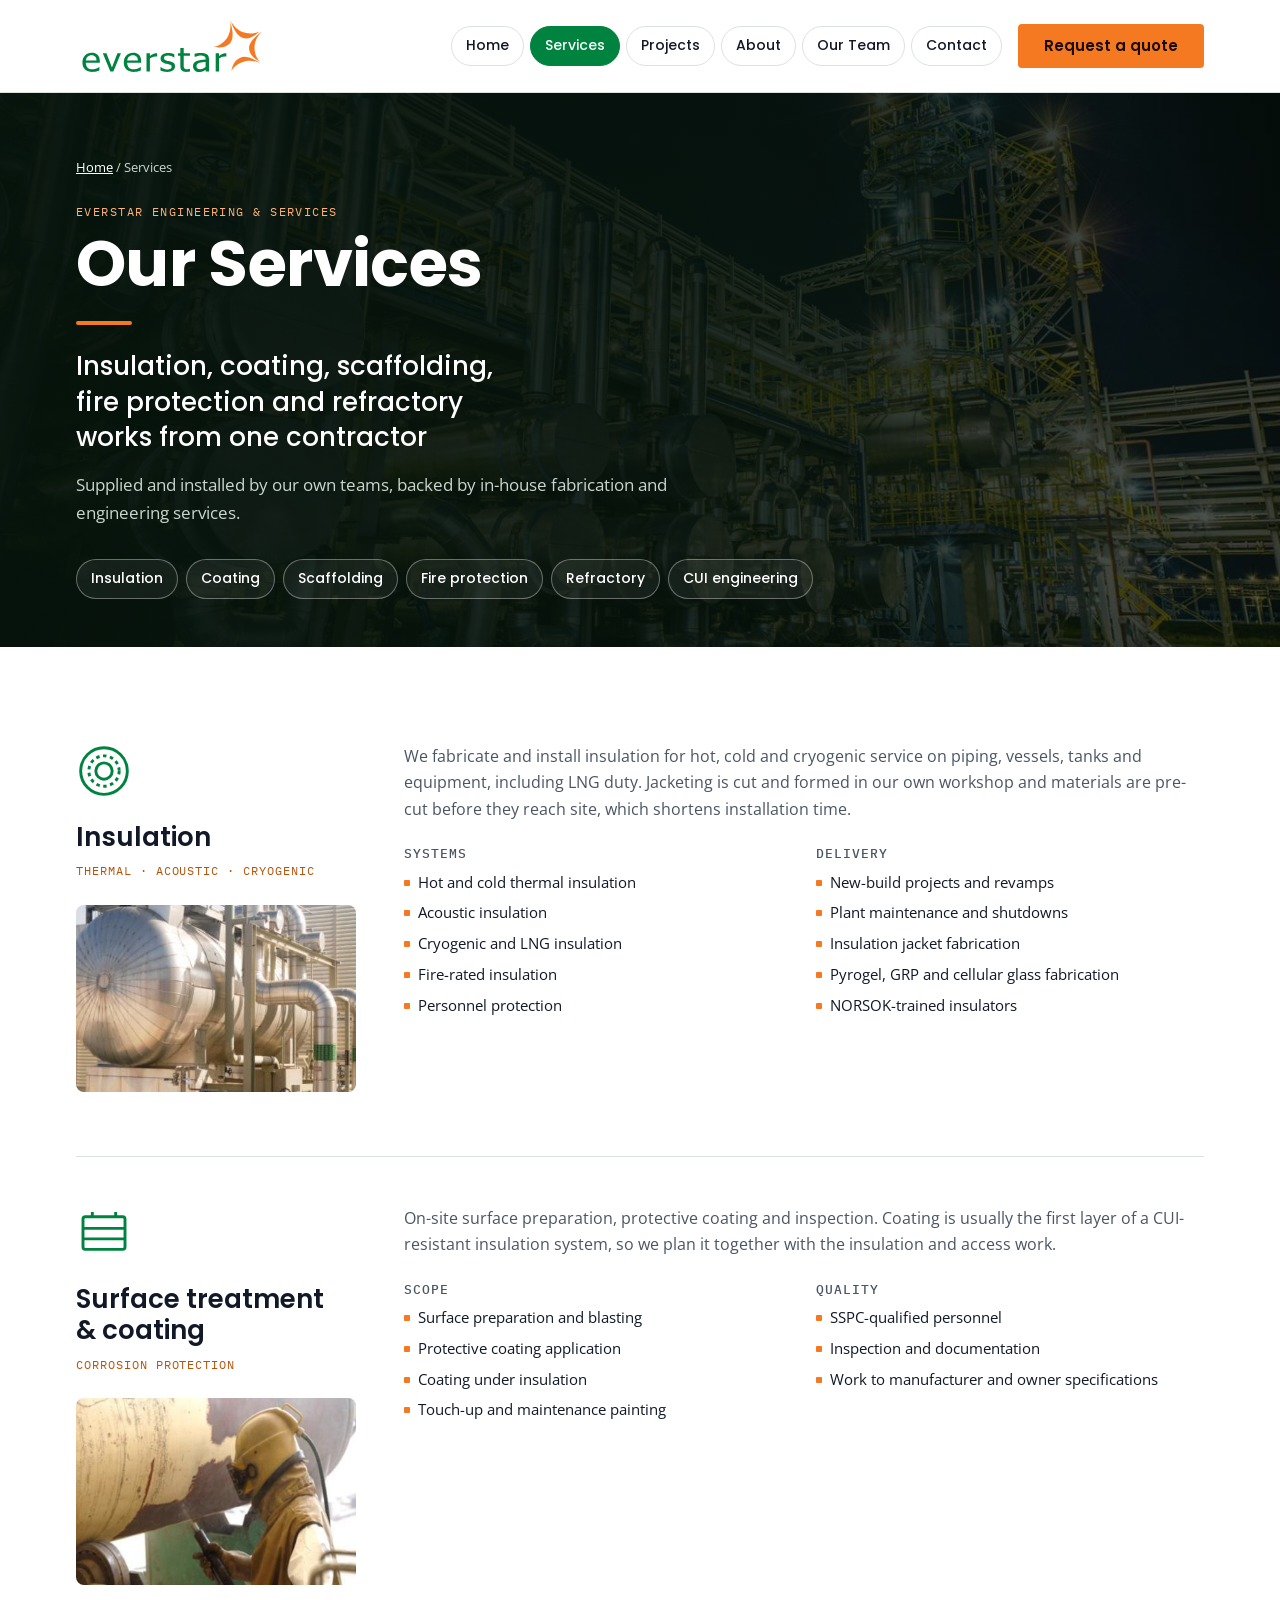
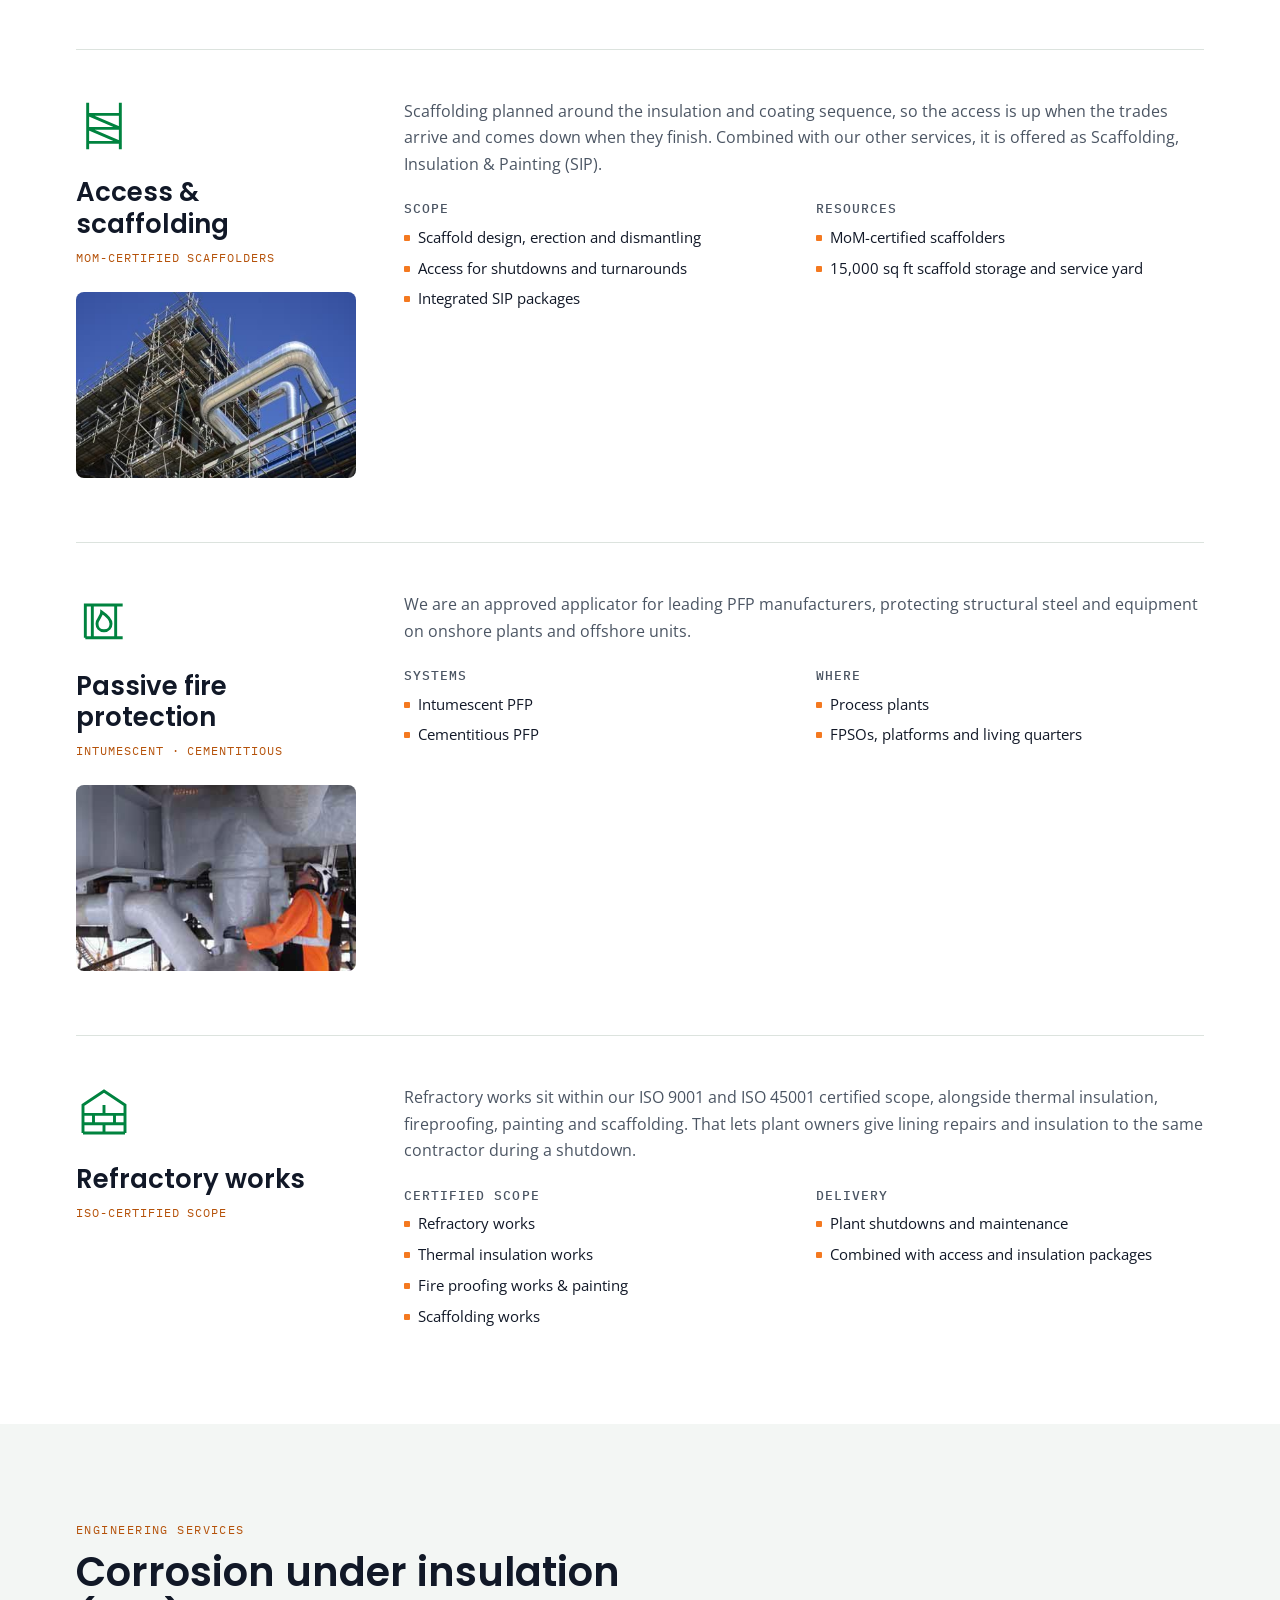
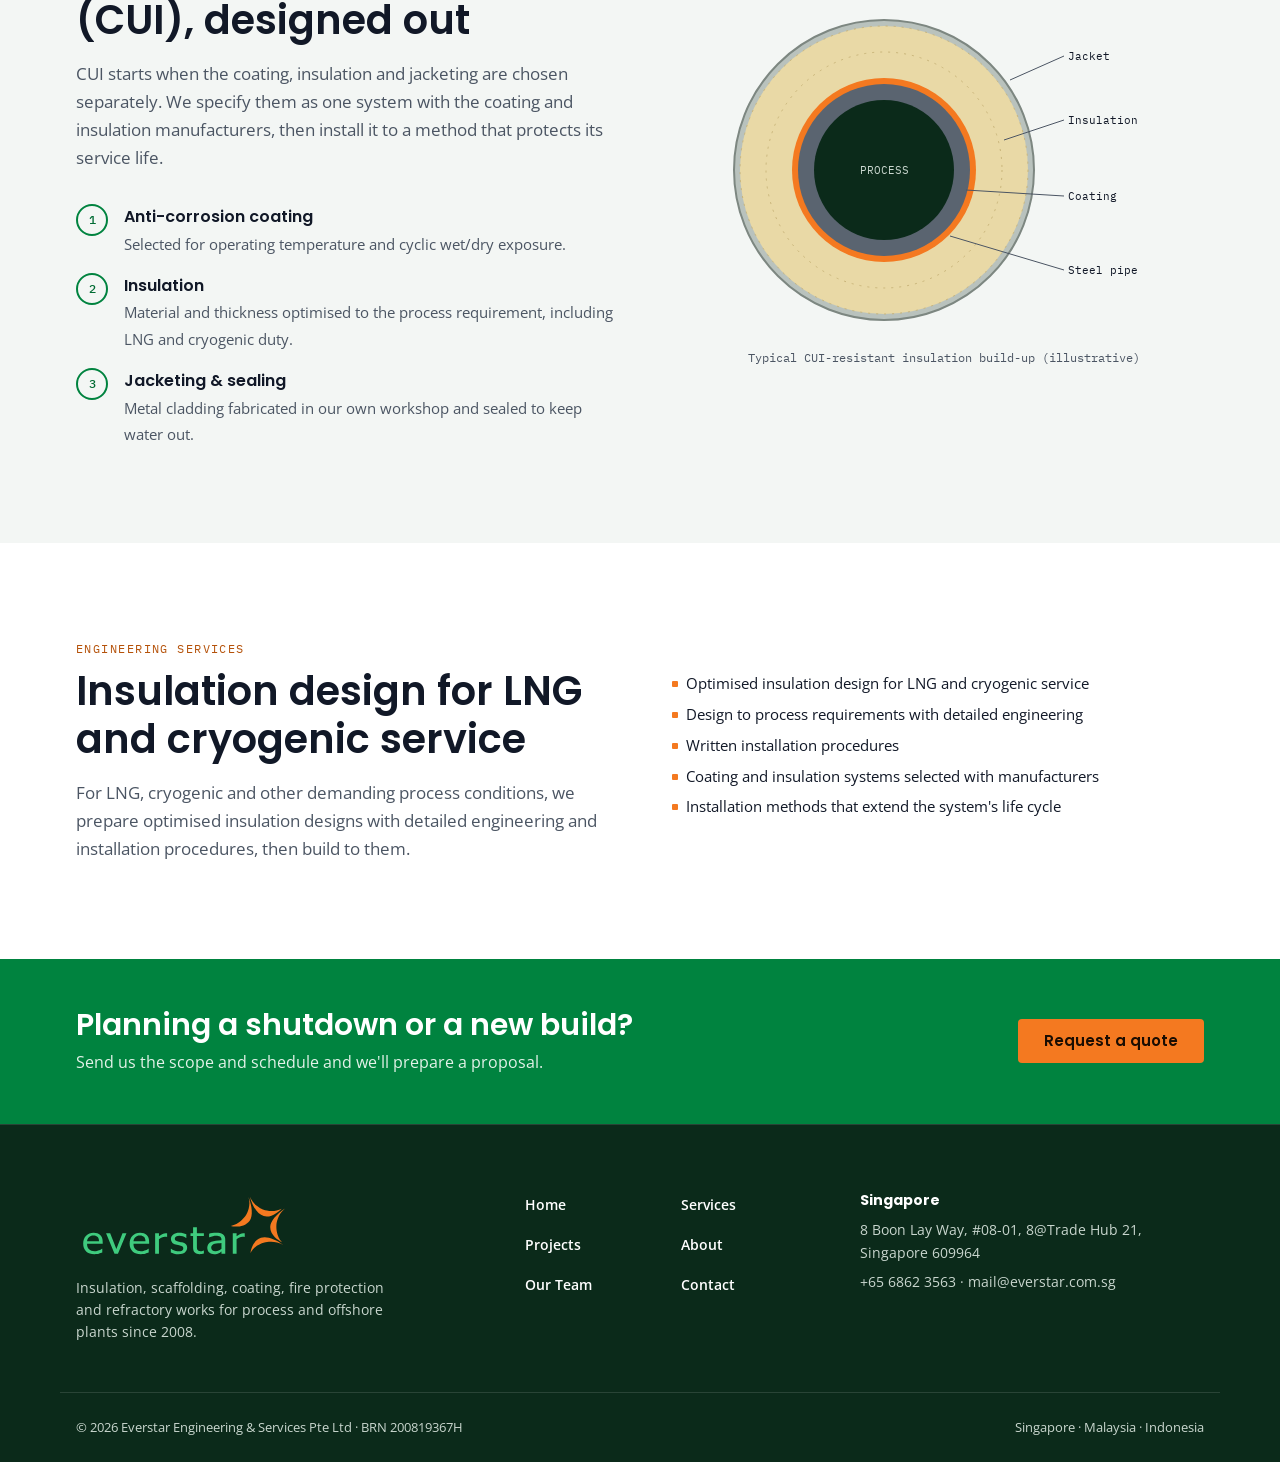
<file: services.html>
<!doctype html>
<html lang="en">
<head>
<meta charset="utf-8">
<meta name="viewport" content="width=device-width, initial-scale=1, viewport-fit=cover">
<title>Services – Insulation, Coating, Scaffolding, Fire Protection &amp; Refractory | Everstar</title>
<meta name="description" content="Thermal, acoustic and cryogenic insulation, surface treatment and coating, MoM-certified scaffolding, intumescent and cementitious PFP, refractory works and CUI engineering.">
<meta property="og:title" content="Services – Insulation, Coating, Scaffolding, Fire Protection &amp; Refractory | Everstar">
<meta property="og:description" content="Thermal, acoustic and cryogenic insulation, surface treatment and coating, MoM-certified scaffolding, intumescent and cementitious PFP, refractory works and CUI engineering.">
<meta property="og:type" content="website">
<link rel="icon" href="img/favicon.svg" type="image/svg+xml">
<meta name="claude:viewport-fit-sides" content="cover">
<link rel="preconnect" href="https://fonts.googleapis.com">
<link rel="preconnect" href="https://fonts.gstatic.com" crossorigin>
<link rel="stylesheet" href="https://fonts.googleapis.com/css2?family=Poppins:wght@500;600;700&family=Open+Sans:wght@400;600&family=IBM+Plex+Mono:wght@500&display=swap">
<style>
body{margin:0}img{max-width:100%}[hidden]{display:none!important}
/* Layout: full-bleed bands, 1160px content column, 8pt grid. Corporate skill tokens with Everstar logo colours. */
:root{
  --green:#00833F; --green-ink:#006B33; --green-deep:#0B2A1A;
  --orange:#F47920; --orange-ink:#B5520A;
  --bg:#FFFFFF; --bg-alt:#F3F6F4; --surface:#FFFFFF;
  --text:#111827; --muted:#4B5563; --line:#DCE3DE;
  --on-dark:#FFFFFF; --on-dark-muted:#C9D6CE;
  --font-display:"Poppins",system-ui,-apple-system,"Segoe UI",sans-serif;
  --font-body:"Open Sans",system-ui,-apple-system,"Segoe UI",sans-serif;
  --font-mono:"IBM Plex Mono",ui-monospace,Consolas,monospace;
  --r-sm:4px; --r-md:8px;
  --s1:8px; --s2:16px; --s3:24px; --s4:32px; --s6:48px; --s8:64px; --s12:96px;
}
@media (prefers-color-scheme: dark){:root:not([data-theme="light"]){
  --green:#3DB872; --green-ink:#5CCB8A; --green-deep:#06140C;
  --orange:#F7924A; --orange-ink:#F7924A;
  --bg:#0E1411; --bg-alt:#141C17; --surface:#18221C;
  --text:#E8EEEA; --muted:#A7B4AC; --line:#26332B;
  --on-dark:#FFFFFF; --on-dark-muted:#C9D6CE; color-scheme:dark}}
:root[data-theme="dark"]{
  --green:#3DB872; --green-ink:#5CCB8A; --green-deep:#06140C;
  --orange:#F7924A; --orange-ink:#F7924A;
  --bg:#0E1411; --bg-alt:#141C17; --surface:#18221C;
  --text:#E8EEEA; --muted:#A7B4AC; --line:#26332B;
  --on-dark:#FFFFFF; --on-dark-muted:#C9D6CE; color-scheme:dark}

*{box-sizing:border-box}
html{scroll-behavior:smooth}
@media (prefers-reduced-motion: reduce){html{scroll-behavior:auto}}
body{background:var(--bg);color:var(--text);font-family:var(--font-body);font-size:16px;line-height:1.65}
h1,h2,h3{font-family:var(--font-display);line-height:1.2;text-wrap:balance;margin:0}
p{margin:0}
a{color:inherit}
:focus-visible{outline:3px solid var(--orange);outline-offset:2px;border-radius:2px}

.wrap{max-width:1160px;margin:0 auto;padding-left:max(16px,env(safe-area-inset-left,0px));padding-right:max(16px,env(safe-area-inset-right,0px))}
.band{padding-block:var(--s12)}
.band.alt{background:var(--bg-alt)}
.eyebrow{font-family:var(--font-mono);font-size:.75rem;letter-spacing:.12em;text-transform:uppercase;color:var(--orange-ink)}
.h2{font-size:clamp(1.75rem,3.2vw,2.5rem);font-weight:600;margin-top:var(--s1)}
.lede{color:var(--muted);max-width:62ch;margin-top:var(--s2);font-size:1.0625rem}
.head{margin-bottom:var(--s6)}


/* header */
body::before{content:"";position:fixed;inset:0 0 auto;height:env(safe-area-inset-top,0px);z-index:10;background:var(--bg)}
header.site{position:sticky;top:env(safe-area-inset-top,0px);z-index:9;background:var(--bg);border-bottom:1px solid var(--line)}
header.site .wrap{display:flex;align-items:center;gap:var(--s2);min-height:92px}
.logo{display:block;flex:none}
.logo img{height:64px;width:auto;display:block}
@media (max-width:600px){.logo img{height:50px}}
nav.main{display:flex;gap:6px;margin-left:auto;align-items:center}
.nav-btn{display:inline-flex;align-items:center;justify-content:center;min-height:40px;padding:0 14px;border-radius:999px;border:1px solid var(--line);background:var(--surface);color:var(--text);font-family:var(--font-display);font-weight:500;font-size:.875rem;text-decoration:none;white-space:nowrap;transition:background-color .15s,border-color .15s,color .15s}
.nav-btn:hover{border-color:var(--green);color:var(--green-ink);background:var(--bg-alt)}
.nav-btn:active{transform:translateY(1px)}
.btn{display:inline-flex;align-items:center;justify-content:center;gap:var(--s1);min-height:44px;padding:0 var(--s3);border-radius:var(--r-sm);font-family:var(--font-display);font-weight:600;font-size:.9375rem;text-decoration:none;border:2px solid transparent;cursor:pointer}
.btn.primary{background:var(--orange);color:#1A0D02}
.btn.primary:hover{background:#FF8A33}
.btn.ghost{border-color:currentColor;color:var(--on-dark)}
.btn.ghost:hover{background:rgba(255,255,255,.1)}
.btn.green{background:var(--green);color:#fff}
.btn.green:hover{background:var(--green-ink)}
.nav-btn[aria-current="page"]{background:var(--green);border-color:var(--green);color:#FFFFFF}
.nav-btn[aria-current="page"]:hover{background:var(--green-ink);border-color:var(--green-ink);color:#FFFFFF}
details.menu{display:none;position:relative}
details.menu summary{list-style:none;cursor:pointer;min-height:44px;min-width:44px;display:grid;place-items:center;border:1px solid var(--line);border-radius:999px;font-family:var(--font-display);font-weight:500;font-size:.875rem;padding:0 16px;background:var(--surface)}
details.menu summary::-webkit-details-marker{display:none}
details.menu nav{position:absolute;right:0;top:calc(100% + 8px);background:var(--surface);border:1px solid var(--line);border-radius:var(--r-md);box-shadow:0 12px 32px rgba(0,0,0,.18);display:flex;flex-direction:column;gap:6px;min-width:220px;padding:var(--s1)}
details.menu nav .nav-btn{justify-content:flex-start;min-height:44px;padding:0 var(--s2)}
@media (max-width:1080px){nav.main{display:none} details.menu{display:block;margin-left:auto}}
@media (max-width:480px){header.site .btn.primary{display:none}}

/* hero */
.hero{position:relative;color:var(--on-dark);background:#0B2A1A url("img/hero-refinery.jpg") center/cover no-repeat}
.hero::before{content:"";position:absolute;inset:0;background:linear-gradient(100deg,rgba(6,20,12,.94) 0%,rgba(6,20,12,.82) 45%,rgba(6,20,12,.35) 100%)}
.hero .wrap{position:relative;padding-block:var(--s12) var(--s8)}
.hero h1{font-size:clamp(2rem,4.4vw,3.25rem);font-weight:700;line-height:1.12;max-width:24ch;margin-top:var(--s2)}
.hero h1 em{font-style:normal;color:var(--orange)}
.hero p.sub{color:var(--on-dark-muted);max-width:56ch;margin-top:var(--s3);font-size:1.125rem}
.hero .eyebrow{color:#FFB37A}
.cta-row{display:flex;flex-wrap:wrap;gap:var(--s2);margin-top:var(--s4)}
.stats{display:grid;grid-template-columns:repeat(4,1fr);gap:0;margin-top:var(--s8);border-top:1px solid rgba(255,255,255,.22)}
.stat{padding:var(--s3) var(--s3) 0 0}
.stat b{display:block;font-family:var(--font-display);font-size:clamp(1.75rem,3.4vw,2.5rem);font-weight:600;font-variant-numeric:tabular-nums;color:#fff}
.stat span{font-size:.875rem;color:var(--on-dark-muted)}
@media (max-width:700px){.stats{grid-template-columns:repeat(2,1fr)}}

/* services */
.services{display:grid;grid-template-columns:repeat(4,1fr);gap:var(--s3)}
.svc{background:var(--surface);border:1px solid var(--line);border-radius:var(--r-md);padding:var(--s3);display:flex;flex-direction:column;gap:var(--s2);min-width:0}
.svc .ico{width:48px;height:48px;color:var(--green)}
.svc h3{font-size:1.1875rem;font-weight:600}
.svc p{color:var(--muted);font-size:.9375rem}
.svc ul{margin:0;padding:0;list-style:none;display:flex;flex-direction:column;gap:6px;font-size:.875rem;margin-top:auto;border-top:1px solid var(--line);padding-top:var(--s2)}
.svc li{display:flex;gap:var(--s1)}
.svc li::before{content:"";flex:none;width:6px;height:6px;margin-top:9px;background:var(--orange);border-radius:1px}
@media (max-width:1000px){.services{grid-template-columns:repeat(2,1fr)}}
@media (max-width:560px){.services{grid-template-columns:1fr}}

/* CUI section */
.cui{display:grid;grid-template-columns:1.05fr 1fr;gap:var(--s8);align-items:center}
.cui > *{min-width:0}
.layers{list-style:none;margin:var(--s4) 0 0;padding:0;display:flex;flex-direction:column;gap:var(--s2)}
.layers li{display:grid;grid-template-columns:32px 1fr;gap:var(--s2);align-items:start}
.layers .k{font-family:var(--font-mono);font-size:.75rem;width:32px;height:32px;border-radius:50%;display:grid;place-items:center;border:2px solid var(--green);color:var(--green-ink);font-weight:500}
.layers strong{display:block;font-family:var(--font-display);font-weight:600}
.layers span{color:var(--muted);font-size:.9375rem}
.xsec{width:100%;max-width:460px;height:auto;display:block;margin-inline:auto}
.xsec text{font-family:var(--font-mono);font-size:11px;fill:var(--text)}
.xsec .lead{stroke:var(--muted);stroke-width:1}
.cap{font-family:var(--font-mono);font-size:.75rem;color:var(--muted);text-align:center;margin-top:var(--s1)}
@media (max-width:900px){.cui{grid-template-columns:1fr;gap:var(--s6)}}

/* sectors */
.sectors{display:grid;grid-template-columns:1fr 1fr;gap:var(--s3)}
.sector{position:relative;border-radius:var(--r-md);overflow:hidden;color:var(--on-dark);min-height:420px;display:flex;align-items:flex-end;background:#0B2A1A center/cover no-repeat}
.sector::before{content:"";position:absolute;inset:0;background:linear-gradient(180deg,rgba(6,20,12,.15) 0%,rgba(6,20,12,.92) 62%)}
.sector .in{position:relative;padding:var(--s4);display:flex;flex-direction:column;gap:var(--s2)}
.sector h3{font-size:1.5rem;font-weight:600}
.sector p{color:var(--on-dark-muted);font-size:.9375rem;max-width:48ch}
.chips{display:flex;flex-wrap:wrap;gap:var(--s1);margin:0;padding:0;list-style:none}
.chips li{font-size:.8125rem;padding:4px 10px;border:1px solid rgba(255,255,255,.35);border-radius:var(--r-sm)}
.sector.on{background-image:url("img/onshore.jpg")}
.sector.off{background-image:url("img/offshore.jpg")}
@media (max-width:800px){.sectors{grid-template-columns:1fr}}

/* projects */
.tbl-wrap{overflow-x:auto;border:1px solid var(--line);border-radius:var(--r-md);background:var(--surface)}
.proj-grid{display:grid;grid-template-columns:1fr 1fr;gap:var(--s4)}
.proj-grid > *{min-width:0}
.tbl-h{font-size:1.0625rem;font-weight:600;display:flex;align-items:center;gap:var(--s1);flex-wrap:wrap;margin-bottom:var(--s2)}
@media (max-width:1000px){.proj-grid{grid-template-columns:1fr}}
table{width:100%;border-collapse:collapse;font-size:.9375rem;min-width:460px}
th,td{text-align:left;padding:14px var(--s3);border-bottom:1px solid var(--line);vertical-align:top}
th{font-family:var(--font-mono);font-size:.75rem;letter-spacing:.08em;text-transform:uppercase;color:var(--muted);font-weight:500;background:var(--bg-alt)}
tr:last-child td{border-bottom:0}
td.owner{font-weight:600}
.tag{display:inline-block;font-family:var(--font-mono);font-size:.6875rem;letter-spacing:.06em;text-transform:uppercase;padding:2px 8px;border-radius:var(--r-sm);background:var(--bg-alt);color:var(--green-ink);border:1px solid var(--line);white-space:nowrap}
.note{font-size:.8125rem;color:var(--muted);margin-top:var(--s2)}

/* capability grid */
.cap-grid{display:grid;grid-template-columns:1fr 1fr;gap:var(--s8)}
.cap-grid > *{min-width:0}
.facts{display:grid;grid-template-columns:repeat(3,1fr);gap:var(--s2);margin-top:var(--s4)}
.fact{border-left:3px solid var(--orange);padding-left:var(--s2)}
.fact b{display:block;font-family:var(--font-display);font-size:1.5rem;font-weight:600;font-variant-numeric:tabular-nums}
.fact span{font-size:.8125rem;color:var(--muted)}
.plain{margin:var(--s3) 0 0;padding-left:1.1em;color:var(--muted);display:flex;flex-direction:column;gap:4px}
.certs{display:grid;grid-template-columns:repeat(5,1fr);gap:var(--s3)}
.cert{border:1px solid var(--line);border-radius:var(--r-md);background:var(--surface);display:flex;flex-direction:column;overflow:hidden;min-width:0}
.cert-logo{background:#FFFFFF;height:136px;display:grid;place-items:center;padding:var(--s2);border-bottom:1px solid var(--line)}
.cert-logo img{max-height:100px;width:auto;max-width:100%;object-fit:contain}
.cert > div:last-child{padding:var(--s2) var(--s3) var(--s3);display:flex;flex-direction:column;gap:4px}
.cert b{font-family:var(--font-display);font-weight:600;font-size:1.0625rem}
.cert p{font-size:.9rem;color:var(--muted)}
.cert span{font-size:.75rem;color:var(--muted);font-family:var(--font-mono);margin-top:var(--s1)}
@media (max-width:1100px){.certs{grid-template-columns:repeat(3,1fr)}}
@media (max-width:760px){.certs{grid-template-columns:1fr 1fr}}
/* logo strip */
.logostrip{display:flex;flex-wrap:wrap;align-items:center;justify-content:center;gap:var(--s3) var(--s6);background:#FFFFFF;border:1px solid var(--line);border-radius:var(--r-md);padding:var(--s3)}
.logostrip img{height:64px;width:auto}
.logostrip img.wide{height:40px}
@media (max-width:900px){.cap-grid{grid-template-columns:1fr;gap:var(--s6)}}
@media (max-width:480px){.facts{grid-template-columns:1fr}.certs{grid-template-columns:1fr}}

/* group */
.group{display:grid;grid-template-columns:repeat(4,1fr);gap:var(--s3)}
.co{padding:var(--s3);border-top:3px solid var(--green);background:var(--surface);border-radius:0 0 var(--r-md) var(--r-md);border-inline:1px solid var(--line);border-bottom:1px solid var(--line);display:flex;flex-direction:column;gap:var(--s1);min-width:0}
.co .cc{font-family:var(--font-mono);font-size:.75rem;color:var(--orange-ink);letter-spacing:.08em}
.co h3{font-size:1.0625rem;font-weight:600}
.co p{font-size:.9rem;color:var(--muted)}
.co.lead-co{border-top-color:var(--orange)}
@media (max-width:1000px){.group{grid-template-columns:1fr 1fr}}
@media (max-width:560px){.group{grid-template-columns:1fr}}

.people{display:grid;grid-template-columns:1fr 1fr;gap:var(--s3);margin-top:var(--s6)}
.person{display:grid;grid-template-columns:60px 1fr;gap:var(--s2);align-items:start}
.person h3{font-size:1.0625rem;font-weight:600}
.person .role{font-size:.8125rem;font-family:var(--font-mono);color:var(--orange-ink);letter-spacing:.04em}
.person p{font-size:.9rem;color:var(--muted);margin-top:var(--s1)}
@media (max-width:700px){.people{grid-template-columns:1fr}}

/* contact */
.contact{background:var(--green-deep);color:var(--on-dark)}
.contact .h2{color:#fff}
.contact .lede{color:var(--on-dark-muted)}
.contact .eyebrow{color:#FFB37A}
.c-grid{display:grid;grid-template-columns:1fr 1fr 1.2fr;gap:var(--s6)}
.c-grid > *{min-width:0}
.office h3{font-size:1.0625rem;font-weight:600;color:#fff}
.office .cc{font-family:var(--font-mono);font-size:.75rem;color:#FFB37A;letter-spacing:.08em}
.office address{font-style:normal;color:var(--on-dark-muted);margin-top:var(--s1);font-size:.9375rem}
.office dl{display:grid;grid-template-columns:auto 1fr;gap:4px var(--s2);margin:var(--s2) 0 0;font-size:.9375rem}
.office dt{color:var(--on-dark-muted);font-family:var(--font-mono);font-size:.75rem;padding-top:3px}
.office dd{margin:0;user-select:all;overflow-wrap:anywhere}
form.enq{display:flex;flex-direction:column;gap:var(--s2);background:rgba(255,255,255,.05);border:1px solid rgba(255,255,255,.14);border-radius:var(--r-md);padding:var(--s3)}
form.enq label{font-size:.8125rem;font-weight:600;display:flex;flex-direction:column;gap:6px;color:var(--on-dark-muted)}
form.enq input,form.enq select,form.enq textarea{font:inherit;font-size:.9375rem;color:var(--text);background:var(--bg);border:1px solid var(--line);border-radius:var(--r-sm);padding:10px 12px;min-height:44px;width:100%}
form.enq textarea{min-height:96px;resize:vertical}
.row2{display:grid;grid-template-columns:1fr 1fr;gap:var(--s2)}
.form-msg{font-size:.875rem;color:#FFB37A;min-height:1.4em}
@media (max-width:1000px){.c-grid{grid-template-columns:1fr 1fr}.c-grid form{grid-column:1/-1}}
@media (max-width:600px){.c-grid{grid-template-columns:1fr}.row2{grid-template-columns:1fr}}

footer.site{background:var(--green-deep);color:var(--on-dark-muted);font-size:.8125rem;border-top:1px solid rgba(255,255,255,.12)}
.foot-top{display:grid;grid-template-columns:1.4fr 1fr 1.2fr;gap:var(--s6);padding-block:var(--s8) var(--s6)}
.foot-top > *{min-width:0}
.foot-logo{height:72px;width:auto;display:block}
.foot-brand p{margin-top:var(--s2);max-width:40ch;font-size:.875rem;line-height:1.6}
.foot-links{display:grid;grid-template-columns:1fr 1fr;gap:var(--s1) var(--s3);align-content:start}
.foot-links a{color:#FFFFFF;text-decoration:none;font-weight:600;font-size:.875rem;min-height:32px;display:flex;align-items:center}
.foot-links a:hover{color:#FFB37A}
.foot-contact{display:flex;flex-direction:column;gap:6px;font-size:.875rem}
.foot-contact b{color:#FFFFFF;font-family:var(--font-display)}
.foot-bottom{padding-block:var(--s3);display:flex;flex-wrap:wrap;gap:var(--s2);justify-content:space-between;border-top:1px solid rgba(255,255,255,.12)}
@media (max-width:860px){.foot-top{grid-template-columns:1fr;gap:var(--s4)}}

/* sub-page banner */
.pagehead{position:relative;color:var(--on-dark);background:#0B2A1A center/cover no-repeat}
.pagehead::before{content:"";position:absolute;inset:0;background:linear-gradient(100deg,rgba(6,20,12,.95) 0%,rgba(6,20,12,.8) 55%,rgba(6,20,12,.45) 100%)}
.pagehead .wrap{position:relative;padding-block:var(--s8) var(--s6)}
.pagehead h1{font-size:clamp(2.5rem,6vw,4rem);font-weight:700;line-height:1.05;letter-spacing:-.01em;margin-top:var(--s1)}
.pagehead h1::after{content:"";display:block;width:56px;height:4px;border-radius:2px;background:var(--orange);margin-top:var(--s3)}
.pagehead .tagline{font-family:var(--font-display);font-weight:500;font-size:clamp(1.25rem,2.4vw,1.625rem);line-height:1.35;color:#FFFFFF;max-width:34ch;margin-top:var(--s3);text-wrap:balance}
.pagehead .desc{color:var(--on-dark-muted);max-width:60ch;margin-top:var(--s2);font-size:1.0625rem}
.pagehead .eyebrow{color:#FFB37A}
.jump{display:flex;flex-wrap:wrap;gap:var(--s1);margin-top:var(--s4)}
.jump a{display:inline-flex;align-items:center;min-height:40px;padding:0 14px;border-radius:999px;border:1px solid rgba(255,255,255,.35);color:#FFFFFF;text-decoration:none;font-family:var(--font-display);font-weight:500;font-size:.875rem;background:rgba(255,255,255,.06)}
.jump a:hover{background:rgba(255,255,255,.16);border-color:#FFFFFF}
.crumb{font-size:.8125rem;color:var(--on-dark-muted);margin-bottom:var(--s3)}
.crumb a{color:#fff}

/* service detail rows */
.svc-rows{display:flex;flex-direction:column;gap:var(--s8)}
.svc-row{display:grid;grid-template-columns:280px 1fr;gap:var(--s6);padding-top:var(--s6);border-top:1px solid var(--line)}
.svc-row:first-child{border-top:0;padding-top:0}
.svc-row > *{min-width:0}
.svc-row .ico{width:56px;height:56px;color:var(--green)}
.svc-row h2{font-size:1.625rem;font-weight:600;margin-top:var(--s2)}
.svc-row .k{font-family:var(--font-mono);font-size:.75rem;color:var(--orange-ink);letter-spacing:.08em;margin-top:var(--s1)}
.svc-row p{color:var(--muted)}
.svc-row .body{display:flex;flex-direction:column;gap:var(--s3)}
.two-col{display:grid;grid-template-columns:1fr 1fr;gap:var(--s3)}
.two-col h3{font-size:.8125rem;font-family:var(--font-mono);font-weight:500;letter-spacing:.08em;text-transform:uppercase;color:var(--muted);margin-bottom:var(--s1)}
.ticks{list-style:none;margin:0;padding:0;display:flex;flex-direction:column;gap:6px;font-size:.9375rem}
.ticks li{display:flex;gap:var(--s1)}
.ticks li::before{content:"";flex:none;width:6px;height:6px;margin-top:10px;background:var(--orange);border-radius:1px}
@media (max-width:800px){.svc-row{grid-template-columns:1fr;gap:var(--s3)}.two-col{grid-template-columns:1fr}}

/* teaser cards & CTA band */
.teasers{display:grid;grid-template-columns:repeat(3,1fr);gap:var(--s3)}
.teaser{display:flex;flex-direction:column;gap:var(--s1);padding:var(--s3);border:1px solid var(--line);border-radius:var(--r-md);background:var(--surface);text-decoration:none;min-width:0}
.teaser:hover{border-color:var(--green)}
.teaser h3{font-size:1.125rem;font-weight:600}
.teaser p{color:var(--muted);font-size:.9375rem}
.teaser .go{margin-top:auto;padding-top:var(--s1);font-weight:600;color:var(--green-ink);font-size:.9375rem}
@media (max-width:900px){.teasers{grid-template-columns:1fr}}
.more{display:inline-flex;margin-top:var(--s3);font-weight:600;color:var(--green-ink);text-decoration:none;min-height:44px;align-items:center}
.more:hover{text-decoration:underline}
.ctaband{background:var(--green);color:#fff}
.ctaband .wrap{padding-block:var(--s6);display:flex;flex-wrap:wrap;gap:var(--s3);align-items:center;justify-content:space-between}
.ctaband h2{font-size:clamp(1.375rem,2.6vw,1.875rem);font-weight:600;max-width:30ch}
.ctaband p{color:#E3F2E9;margin-top:6px}

/* team by country */
.teamtbl td.n,.teamtbl th.n{text-align:right;font-variant-numeric:tabular-nums}
.teamtbl tfoot td{font-weight:600;background:var(--bg-alt);border-top:2px solid var(--line)}
.timeline{list-style:none;margin:0;padding:0;display:flex;flex-direction:column;gap:var(--s3);border-left:2px solid var(--line);padding-left:var(--s3)}
.timeline li{position:relative}
.timeline li::before{content:"";position:absolute;left:calc(-1 * var(--s3) - 7px);top:6px;width:12px;height:12px;border-radius:50%;background:var(--orange)}
.timeline b{font-family:var(--font-display);display:block}
.timeline span{color:var(--muted);font-size:.9375rem}
.split{display:grid;grid-template-columns:1fr 1fr;gap:var(--s8)}
.split > *{min-width:0}
@media (max-width:900px){.split{grid-template-columns:1fr;gap:var(--s6)}}

/* spam trap, hidden from people */
.hp{position:absolute;left:-9999px;width:1px;height:1px;overflow:hidden}
form.enq button:disabled{opacity:.7;cursor:wait}

/* organisation chart */
.av{display:block;flex:none;border-radius:6px;object-fit:cover;object-position:center top;background:var(--bg-alt);border:1px solid var(--line)}
.av-lg{width:96px;height:128px;border:3px solid var(--orange);box-shadow:0 6px 16px rgba(11,42,26,.18)}
.av-md{width:60px;height:80px;border:2px solid var(--green);box-shadow:0 4px 10px rgba(11,42,26,.14)}
.av-sm{width:45px;height:60px}
.av-initials{display:grid;place-items:center;background:var(--green);color:#fff;font-family:var(--font-display);font-weight:600;font-size:.9rem}
.pc-text{display:flex;flex-direction:column;min-width:0}
.pc-text b{font-family:var(--font-display);font-weight:600;line-height:1.25}
.pc-text span{font-size:.8125rem;color:var(--muted);line-height:1.35}
.org-top{display:flex;flex-direction:column;align-items:center}
.leader{display:flex;align-items:center;gap:var(--s2);background:var(--surface);border:1px solid var(--line);border-radius:var(--r-md);padding:var(--s2) var(--s3) var(--s2) var(--s2);box-shadow:0 8px 24px rgba(11,42,26,.08);min-width:min(320px,100%)}
.leader .pc-text b{font-size:1.125rem}
.org-vline{display:block;width:2px;height:28px;background:var(--green)}
.org-hub{font-family:var(--font-mono);font-size:.75rem;letter-spacing:.08em;text-transform:uppercase;background:var(--green);color:#fff;padding:6px 14px;border-radius:999px}
.org-depts{display:grid;grid-template-columns:repeat(4,1fr);gap:var(--s3);margin-top:var(--s4);align-items:start;padding-top:var(--s4);border-top:2px solid var(--green)}
.dept{background:var(--surface);border:1px solid var(--line);border-radius:var(--r-md);padding:var(--s3);display:flex;flex-direction:column;gap:var(--s2);min-width:0}
.dept-name{font-family:var(--font-mono);font-size:.75rem;font-weight:500;letter-spacing:.1em;text-transform:uppercase;color:var(--orange-ink)}
.dept-lead{display:flex;align-items:center;gap:12px}
.dept-members{list-style:none;margin:0 0 0 29px;padding:4px 0 0 var(--s3);display:flex;flex-direction:column;gap:12px;border-left:2px solid var(--line);position:relative}
.member{display:flex;align-items:center;gap:12px;position:relative}
.member::before{content:"";position:absolute;left:calc(-1 * var(--s3) - 2px);top:50%;width:calc(var(--s3) - 4px);height:2px;background:var(--line)}
.member .pc-text b{font-size:.9375rem}
@media (min-width:821px){.org-depts > .dept:first-child{grid-row:span 2}}
@media (max-width:1100px){.org-depts{grid-template-columns:repeat(3,1fr)}}
@media (max-width:820px){.org-depts{grid-template-columns:repeat(2,1fr)}}
@media (max-width:540px){.org-depts{grid-template-columns:1fr}}

/* client logo walls */
.clients{display:grid;grid-template-columns:repeat(auto-fill,minmax(150px,1fr));gap:var(--s2)}
.client{background:#FFFFFF;border:1px solid var(--line);border-radius:var(--r-md);height:96px;display:grid;place-items:center;padding:var(--s2)}
.client img{max-height:56px;max-width:100%;width:auto;height:auto;object-fit:contain}
.clients-h{font-size:1.0625rem;font-weight:600;margin:var(--s6) 0 var(--s2)}
.clients-h:first-child{margin-top:0}

/* photos on service cards and rows */
.svc .svc-photo{margin:calc(-1 * var(--s3)) calc(-1 * var(--s3)) 0;aspect-ratio:3/2;overflow:hidden;border-radius:var(--r-md) var(--r-md) 0 0}
.svc .svc-photo img{width:100%;height:100%;object-fit:cover;display:block}
.svc-row figure{margin:var(--s3) 0 0;border-radius:var(--r-md);overflow:hidden;aspect-ratio:3/2;max-width:100%}
.svc-row figure img{width:100%;height:100%;object-fit:cover;display:block}

/* CEO message */
.ceo{display:grid;grid-template-columns:1.3fr 1fr;gap:var(--s8);align-items:start}
.ceo > *{min-width:0}
.ceo blockquote{margin:var(--s3) 0 0;padding:0;font-size:1.0625rem;color:var(--text);display:flex;flex-direction:column;gap:var(--s2)}
.ceo blockquote p{max-width:62ch}
.ceo .sign{display:flex;align-items:center;gap:var(--s2);margin-top:var(--s3)}
.ceo .sign b{font-family:var(--font-display);display:block}
.ceo .sign span{font-size:.875rem;color:var(--muted)}
.principles{list-style:none;margin:0;padding:0;display:flex;flex-direction:column;gap:var(--s2);counter-reset:pr}
.principles li{counter-increment:pr;display:grid;grid-template-columns:48px 1fr;gap:var(--s2);align-items:center;background:var(--surface);border:1px solid var(--line);border-radius:var(--r-md);padding:var(--s2)}
.principles li::before{content:counter(pr);display:grid;place-items:center;width:48px;height:48px;border-radius:var(--r-sm);background:var(--green);color:#fff;font-family:var(--font-display);font-weight:600;font-size:1.25rem}
.principles b{font-family:var(--font-display);font-weight:600}
@media (max-width:900px){.ceo{grid-template-columns:1fr;gap:var(--s6)}}

/* facility machines */
.machines{display:grid;grid-template-columns:1fr 1fr;gap:var(--s3);margin-top:var(--s4)}
.machines figure{margin:0;background:#FFFFFF;border:1px solid var(--line);border-radius:var(--r-md);padding:var(--s2);display:flex;flex-direction:column;gap:var(--s1)}
.machines img{width:100%;height:180px;object-fit:contain}
.machines figcaption{font-size:.8125rem;color:#4B5563}
@media (max-width:600px){.machines{grid-template-columns:1fr}}
.co-logo{height:36px;width:auto;align-self:flex-start;margin-bottom:var(--s1);background:#FFFFFF;padding:4px 8px;border-radius:var(--r-sm)}

/* keep anchored sections clear of the sticky header */
section[id],article[id]{scroll-margin-top:calc(100px + env(safe-area-inset-top,0px))}
</style>
</head>
<body>
<header class="site">
  <div class="wrap">
    <a class="logo" href="index.html" aria-label="Everstar home"><picture><source srcset="img/logo-dark.svg" media="(prefers-color-scheme: dark)"><img src="img/logo.svg" alt="everstar" width="190" height="65"></picture></a>
    <nav class="main" aria-label="Main">
      <a class="nav-btn" href="index.html">Home</a>
      <a class="nav-btn" href="services.html" aria-current="page">Services</a>
      <a class="nav-btn" href="projects.html">Projects</a>
      <a class="nav-btn" href="about.html">About</a>
      <a class="nav-btn" href="team.html">Our Team</a>
      <a class="nav-btn" href="contact.html">Contact</a>
    </nav>
    <details class="menu">
      <summary aria-label="Open menu">Menu</summary>
      <nav aria-label="Main (mobile)">
      <a class="nav-btn" href="index.html">Home</a>
      <a class="nav-btn" href="services.html" aria-current="page">Services</a>
      <a class="nav-btn" href="projects.html">Projects</a>
      <a class="nav-btn" href="about.html">About</a>
      <a class="nav-btn" href="team.html">Our Team</a>
      <a class="nav-btn" href="contact.html">Contact</a>
      </nav>
    </details>
    <a class="btn primary" href="contact.html">Request a quote</a>
  </div>
</header>

<main id="top">
<section class="pagehead" style="background-image:url('img/onshore.jpg')" aria-labelledby="ph">
  <div class="wrap">
    <div class="crumb"><a href="index.html">Home</a> / Services</div>
    <div class="eyebrow">Everstar Engineering &amp; Services</div>
    <h1 id="ph">Our Services</h1>
    <p class="tagline">Insulation, coating, scaffolding, fire protection and refractory works from one contractor</p>
    <p class="desc">Supplied and installed by our own teams, backed by in-house fabrication and engineering services.</p>
    <nav class="jump" aria-label="On this page"><a href="#insulation">Insulation</a><a href="#coating">Coating</a><a href="#access">Scaffolding</a><a href="#pfp">Fire protection</a><a href="#refractory">Refractory</a><a href="#cui">CUI engineering</a></nav>
  </div>
</section>

<section class="band">
  <div class="wrap svc-rows">
    <article class="svc-row" id="insulation">
      <div>
        <svg class="ico" viewBox="0 0 48 48" fill="none" stroke="currentColor" stroke-width="2.5" aria-hidden="true"><circle cx="24" cy="24" r="20"/><circle cx="24" cy="24" r="13" stroke-dasharray="3 3"/><circle cx="24" cy="24" r="7"/></svg>
        <h2>Insulation</h2>
        <div class="k">THERMAL · ACOUSTIC · CRYOGENIC</div>
        <figure><img src="img/photos/insulation.jpg" alt="Insulated vessel and piping" width="420" height="280" loading="lazy"></figure>
      </div>
      <div class="body">
        <p>We fabricate and install insulation for hot, cold and cryogenic service on piping, vessels, tanks and equipment, including LNG duty. Jacketing is cut and formed in our own workshop and materials are pre-cut before they reach site, which shortens installation time.</p>
        <div class="two-col">
          <div><h3>Systems</h3><ul class="ticks"><li>Hot and cold thermal insulation</li><li>Acoustic insulation</li><li>Cryogenic and LNG insulation</li><li>Fire-rated insulation</li><li>Personnel protection</li></ul></div>
          <div><h3>Delivery</h3><ul class="ticks"><li>New-build projects and revamps</li><li>Plant maintenance and shutdowns</li><li>Insulation jacket fabrication</li><li>Pyrogel, GRP and cellular glass fabrication</li><li>NORSOK-trained insulators</li></ul></div>
        </div>
      </div>
    </article>

    <article class="svc-row" id="coating">
      <div>
        <svg class="ico" viewBox="0 0 48 48" fill="none" stroke="currentColor" stroke-width="2.5" aria-hidden="true"><rect x="6" y="10" width="36" height="28" rx="2"/><path d="M6 20h36M6 29h36"/><path d="M14 10v-4M34 10v-4"/></svg>
        <h2>Surface treatment &amp; coating</h2>
        <div class="k">CORROSION PROTECTION</div>
        <figure><img src="img/photos/coating.jpg" alt="Surface preparation on a pipe" width="420" height="280" loading="lazy"></figure>
      </div>
      <div class="body">
        <p>On-site surface preparation, protective coating and inspection. Coating is usually the first layer of a CUI-resistant insulation system, so we plan it together with the insulation and access work.</p>
        <div class="two-col">
          <div><h3>Scope</h3><ul class="ticks"><li>Surface preparation and blasting</li><li>Protective coating application</li><li>Coating under insulation</li><li>Touch-up and maintenance painting</li></ul></div>
          <div><h3>Quality</h3><ul class="ticks"><li>SSPC-qualified personnel</li><li>Inspection and documentation</li><li>Work to manufacturer and owner specifications</li></ul></div>
        </div>
      </div>
    </article>

    <article class="svc-row" id="access">
      <div>
        <svg class="ico" viewBox="0 0 48 48" fill="none" stroke="currentColor" stroke-width="2.5" aria-hidden="true"><path d="M10 4v40M38 4v40M10 14h28M10 26h28M10 38h28M10 14l28 12M10 26l28 12"/></svg>
        <h2>Access &amp; scaffolding</h2>
        <div class="k">MOM-CERTIFIED SCAFFOLDERS</div>
        <figure><img src="img/photos/scaffolding.jpg" alt="Scaffolding around insulated piping" width="420" height="280" loading="lazy"></figure>
      </div>
      <div class="body">
        <p>Scaffolding planned around the insulation and coating sequence, so the access is up when the trades arrive and comes down when they finish. Combined with our other services, it is offered as Scaffolding, Insulation &amp; Painting (SIP).</p>
        <div class="two-col">
          <div><h3>Scope</h3><ul class="ticks"><li>Scaffold design, erection and dismantling</li><li>Access for shutdowns and turnarounds</li><li>Integrated SIP packages</li></ul></div>
          <div><h3>Resources</h3><ul class="ticks"><li>MoM-certified scaffolders</li><li>15,000 sq ft scaffold storage and service yard</li></ul></div>
        </div>
      </div>
    </article>

    <article class="svc-row" id="pfp">
      <div>
        <svg class="ico" viewBox="0 0 48 48" fill="none" stroke="currentColor" stroke-width="2.5" aria-hidden="true"><path d="M8 40V12h6v28M8 12h32M8 40h32M34 12v28"/><path d="M24 34c-4 0-6-3-6-6 0-4 4-6 4-10 3 2 8 5 8 10 0 3-2 6-6 6z"/></svg>
        <h2>Passive fire protection</h2>
        <div class="k">INTUMESCENT · CEMENTITIOUS</div>
        <figure><img src="img/photos/fire-protection.jpg" alt="Fire protection work on offshore piping" width="420" height="280" loading="lazy"></figure>
      </div>
      <div class="body">
        <p>We are an approved applicator for leading PFP manufacturers, protecting structural steel and equipment on onshore plants and offshore units.</p>
        <div class="two-col">
          <div><h3>Systems</h3><ul class="ticks"><li>Intumescent PFP</li><li>Cementitious PFP</li></ul></div>
          <div><h3>Where</h3><ul class="ticks"><li>Process plants</li><li>FPSOs, platforms and living quarters</li></ul></div>
        </div>
      </div>
    </article>
    <article class="svc-row" id="refractory">
      <div>
        <svg class="ico" viewBox="0 0 48 48" fill="none" stroke="currentColor" stroke-width="2.5" aria-hidden="true"><path d="M6 42h36M6 42V18l18-12 18 12v24"/><path d="M6 26h36M6 34h36M15 26v8M24 18v8M33 26v8M24 34v8M15 42"/></svg>
        <h2>Refractory works</h2>
        <div class="k">ISO-CERTIFIED SCOPE</div>
      </div>
      <div class="body">
        <p>Refractory works sit within our ISO 9001 and ISO 45001 certified scope, alongside thermal insulation, fireproofing, painting and scaffolding. That lets plant owners give lining repairs and insulation to the same contractor during a shutdown.</p>
        <div class="two-col">
          <div><h3>Certified scope</h3><ul class="ticks"><li>Refractory works</li><li>Thermal insulation works</li><li>Fire proofing works &amp; painting</li><li>Scaffolding works</li></ul></div>
          <div><h3>Delivery</h3><ul class="ticks"><li>Plant shutdowns and maintenance</li><li>Combined with access and insulation packages</li></ul></div>
        </div>
      </div>
    </article>
  </div>
</section>

<section class="band alt" id="cui" aria-labelledby="cui-h">
  <div class="wrap cui">
    <div>
      <div class="eyebrow">Engineering services</div>
      <h2 class="h2" id="cui-h">Corrosion under insulation (CUI), designed out</h2>
      <p class="lede">CUI starts when the coating, insulation and jacketing are chosen separately. We specify them as one system with the coating and insulation manufacturers, then install it to a method that protects its service life.</p>
      <ol class="layers">
        <li><span class="k">1</span><div><strong>Anti-corrosion coating</strong><span>Selected for operating temperature and cyclic wet/dry exposure.</span></div></li>
        <li><span class="k">2</span><div><strong>Insulation</strong><span>Material and thickness optimised to the process requirement, including LNG and cryogenic duty.</span></div></li>
        <li><span class="k">3</span><div><strong>Jacketing &amp; sealing</strong><span>Metal cladding fabricated in our own workshop and sealed to keep water out.</span></div></li>
      </ol>
    </div>
    <figure style="margin:0">
      <svg class="xsec" viewBox="0 0 460 340" role="img" aria-labelledby="xsec-t">
        <title id="xsec-t">Cross-section of an insulated pipe: steel pipe, coating, insulation and metal jacket</title>
        <circle cx="170" cy="170" r="150" fill="#B9C2BD" stroke="#7D8781" stroke-width="2"/>
        <circle cx="170" cy="170" r="144" fill="#E9D9A6"/>
        <circle cx="170" cy="170" r="144" fill="none" stroke="#C9B57A" stroke-width="1" stroke-dasharray="2 6"/>
        <circle cx="170" cy="170" r="118" fill="none" stroke="#C9B57A" stroke-width="1" stroke-dasharray="2 6"/>
        <circle cx="170" cy="170" r="92" fill="#F47920"/>
        <circle cx="170" cy="170" r="86" fill="#5A6470"/>
        <circle cx="170" cy="170" r="70" fill="#0B2A1A"/>
        <text x="170" y="174" text-anchor="middle" style="fill:#C9D6CE">PROCESS</text>
        <line class="lead" x1="296" y1="80" x2="350" y2="56"/><text x="354" y="60">Jacket</text>
        <line class="lead" x1="290" y1="140" x2="350" y2="120"/><text x="354" y="124">Insulation</text>
        <line class="lead" x1="252" y1="190" x2="350" y2="196"/><text x="354" y="200">Coating</text>
        <line class="lead" x1="236" y1="236" x2="350" y2="270"/><text x="354" y="274">Steel pipe</text>
      </svg>
      <figcaption class="cap">Typical CUI-resistant insulation build-up (illustrative)</figcaption>
    </figure>
  </div>
</section>

<section class="band" aria-labelledby="eng-h">
  <div class="wrap split">
    <div>
      <div class="eyebrow">Engineering services</div>
      <h2 class="h2" id="eng-h">Insulation design for LNG and cryogenic service</h2>
      <p class="lede">For LNG, cryogenic and other demanding process conditions, we prepare optimised insulation designs with detailed engineering and installation procedures, then build to them.</p>
    </div>
    <div>
      <ul class="ticks" style="margin-top:var(--s4)">
        <li>Optimised insulation design for LNG and cryogenic service</li>
        <li>Design to process requirements with detailed engineering</li>
        <li>Written installation procedures</li>
        <li>Coating and insulation systems selected with manufacturers</li>
        <li>Installation methods that extend the system's life cycle</li>
      </ul>
    </div>
  </div>
</section>

<section class="ctaband" aria-label="Request a quote">
  <div class="wrap">
    <div><h2>Planning a shutdown or a new build?</h2><p>Send us the scope and schedule and we'll prepare a proposal.</p></div>
    <a class="btn primary" href="contact.html">Request a quote</a>
  </div>
</section>
</main>

<footer class="site">
  <div class="wrap foot-top">
    <div class="foot-brand">
      <a href="index.html" aria-label="Everstar home"><img class="foot-logo" src="img/logo-dark.svg" alt="everstar" width="190" height="65"></a>
      <p>Insulation, scaffolding, coating, fire protection and refractory works for process and offshore plants since 2008.</p>
    </div>
    <nav class="foot-links" aria-label="Footer">
      <a href="index.html">Home</a><a href="services.html">Services</a><a href="projects.html">Projects</a>
      <a href="about.html">About</a><a href="team.html">Our Team</a><a href="contact.html">Contact</a>
    </nav>
    <div class="foot-contact">
      <b>Singapore</b>
      <span>8 Boon Lay Way, #08-01, 8@Trade Hub 21, Singapore 609964</span>
      <span>+65 6862 3563 · mail@everstar.com.sg</span>
    </div>
  </div>
  <div class="wrap foot-bottom">
    <span>© 2026 Everstar Engineering &amp; Services Pte Ltd · BRN 200819367H</span>
    <span>Singapore · Malaysia · Indonesia</span>
  </div>
</footer>

<script>
(function () {
  var f = document.getElementById('enq');
  if (!f) return;
  var FALLBACK = 'Please email mail@everstar.com.sg or call +65 6862 3563.';
  f.addEventListener('submit', function (e) {
    e.preventDefault();
    var msg = document.getElementById('form-msg');
    var btn = document.getElementById('f-send');
    var name = document.getElementById('f-name'), email = document.getElementById('f-email');
    if (!name.value.trim()) { msg.textContent = 'Enter your name.'; name.focus(); return; }
    if (!email.checkValidity() || !email.value.trim()) { msg.textContent = 'Enter a valid work email, like name@company.com.'; email.focus(); return; }
    var data = {};
    new FormData(f).forEach(function (v, k) { data[k] = v; });
    btn.disabled = true; btn.textContent = 'Sending…'; msg.textContent = '';
    fetch('/api/enquiry', { method: 'POST', headers: { 'Content-Type': 'application/json' }, body: JSON.stringify(data) })
      .then(function (r) { return r.json().catch(function () { return { ok: false }; }); })
      .then(function (out) {
        if (out.ok) {
          f.reset();
          msg.textContent = 'Thank you. Your enquiry has been sent and our team will reply by email.';
        } else if (out.error && out.error.indexOf(' ') > -1) {
          msg.textContent = out.error;
        } else {
          msg.textContent = 'Sorry, your enquiry could not be sent. ' + FALLBACK;
        }
      })
      .catch(function () { msg.textContent = 'Sorry, your enquiry could not be sent. Check your connection, or ' + FALLBACK.charAt(0).toLowerCase() + FALLBACK.slice(1); })
      .then(function () { btn.disabled = false; btn.textContent = 'Send enquiry'; });
  });
})();
</script>
</body>
</html>
</file>
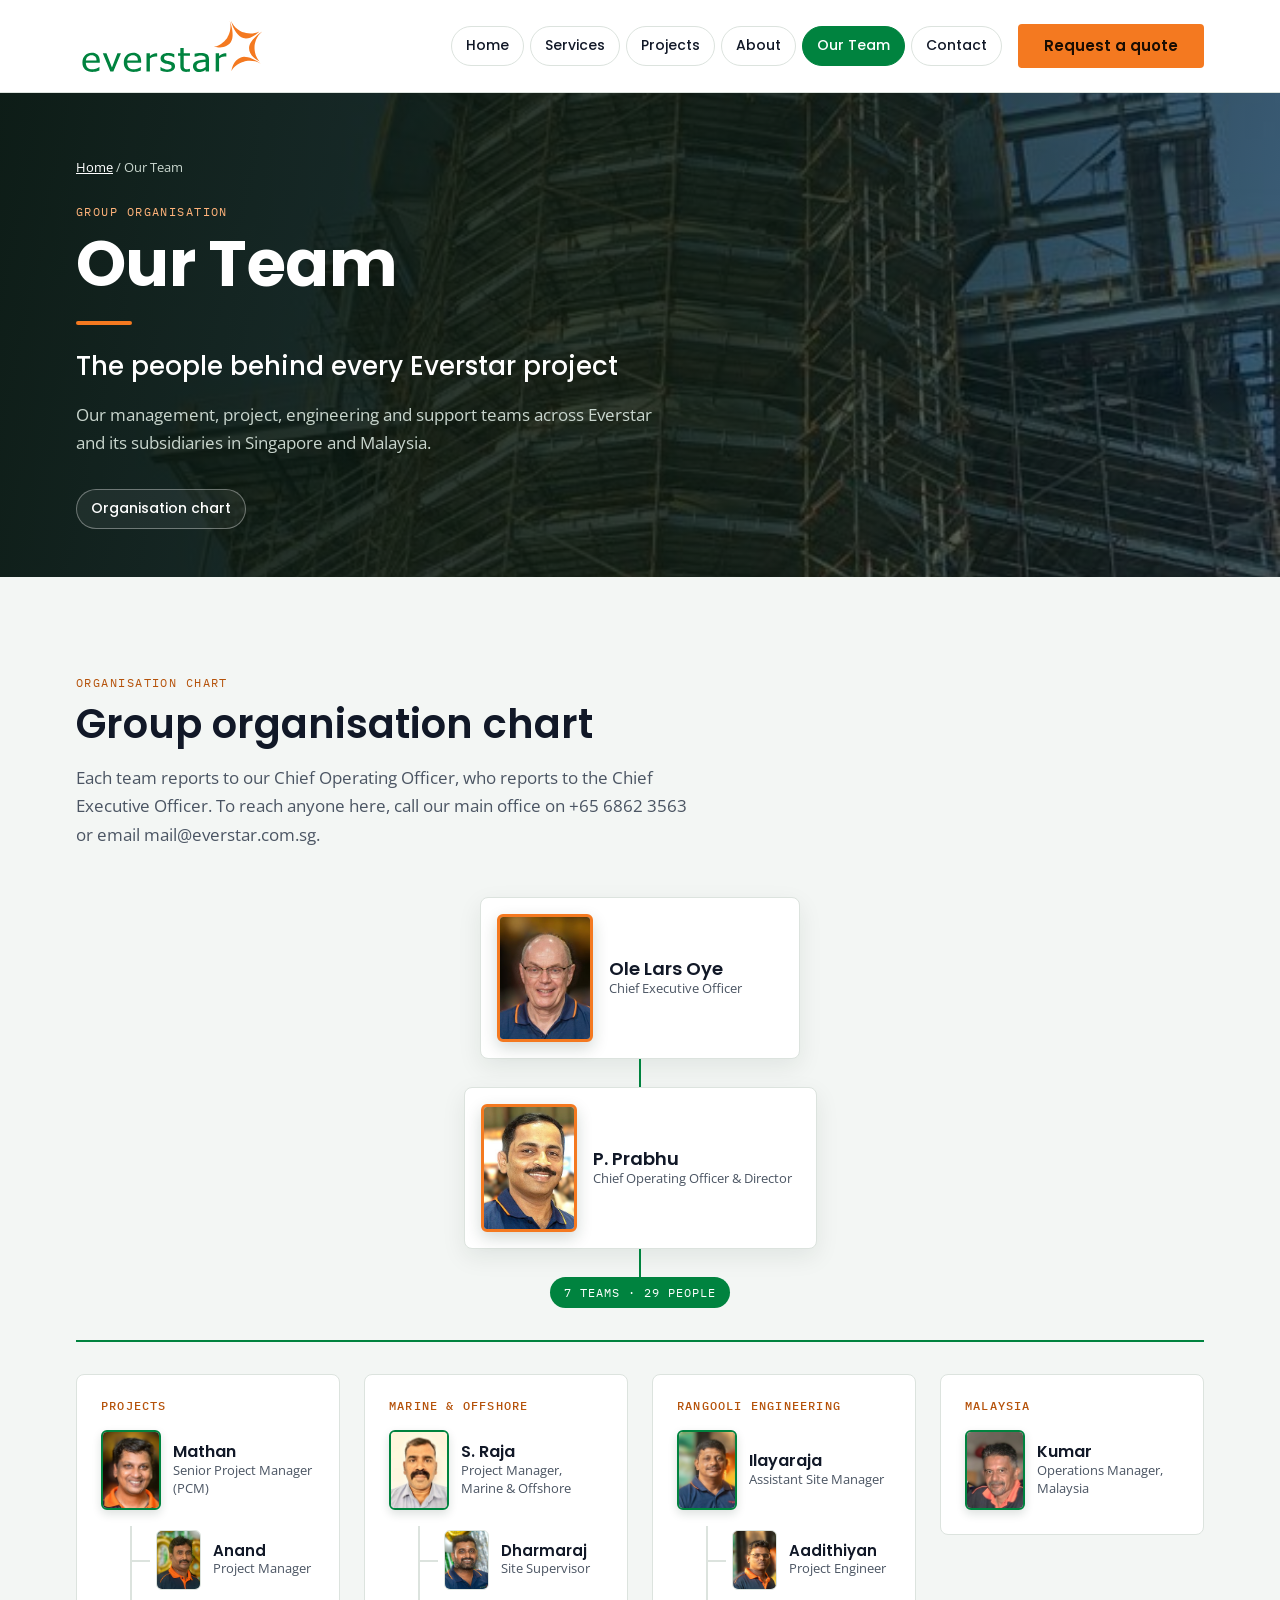
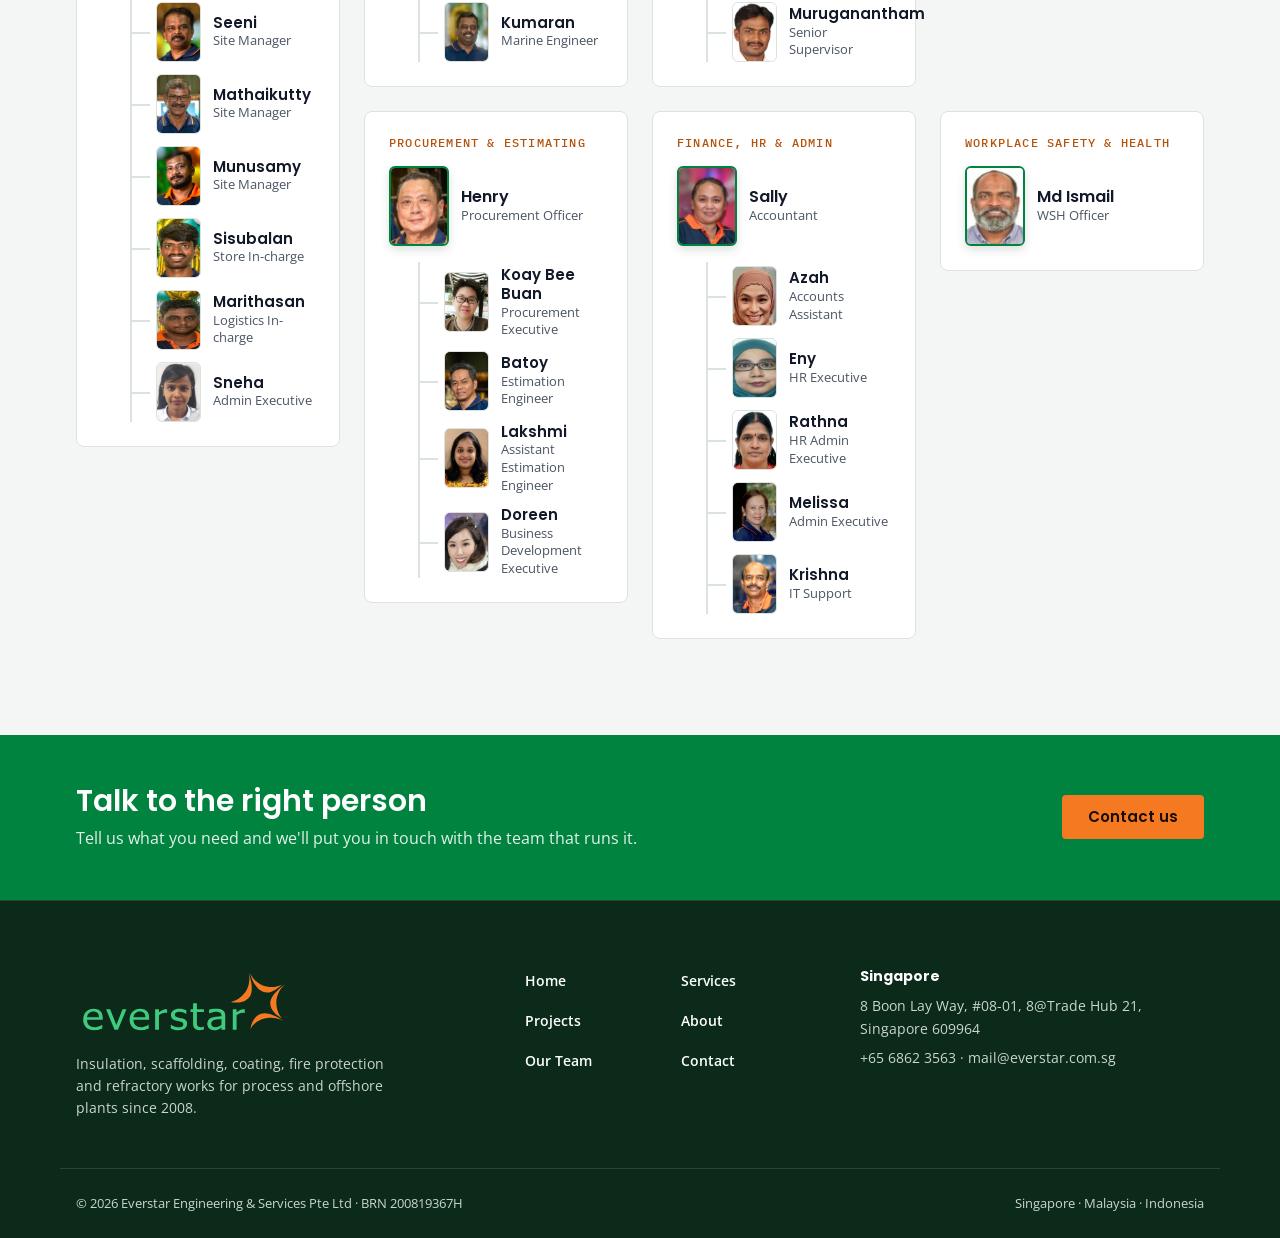
<file: team.html>
<!doctype html>
<html lang="en">
<head>
<meta charset="utf-8">
<meta name="viewport" content="width=device-width, initial-scale=1, viewport-fit=cover">
<title>Our Team – Organisation Chart | Everstar</title>
<meta name="description" content="Meet the Everstar management, project, engineering and support teams across Singapore and Malaysia.">
<meta property="og:title" content="Our Team – Organisation Chart | Everstar">
<meta property="og:description" content="Meet the Everstar management, project, engineering and support teams across Singapore and Malaysia.">
<meta property="og:type" content="website">
<link rel="icon" href="img/favicon.svg" type="image/svg+xml">
<meta name="claude:viewport-fit-sides" content="cover">
<link rel="preconnect" href="https://fonts.googleapis.com">
<link rel="preconnect" href="https://fonts.gstatic.com" crossorigin>
<link rel="stylesheet" href="https://fonts.googleapis.com/css2?family=Poppins:wght@500;600;700&family=Open+Sans:wght@400;600&family=IBM+Plex+Mono:wght@500&display=swap">
<style>
body{margin:0}img{max-width:100%}[hidden]{display:none!important}
/* Layout: full-bleed bands, 1160px content column, 8pt grid. Corporate skill tokens with Everstar logo colours. */
:root{
  --green:#00833F; --green-ink:#006B33; --green-deep:#0B2A1A;
  --orange:#F47920; --orange-ink:#B5520A;
  --bg:#FFFFFF; --bg-alt:#F3F6F4; --surface:#FFFFFF;
  --text:#111827; --muted:#4B5563; --line:#DCE3DE;
  --on-dark:#FFFFFF; --on-dark-muted:#C9D6CE;
  --font-display:"Poppins",system-ui,-apple-system,"Segoe UI",sans-serif;
  --font-body:"Open Sans",system-ui,-apple-system,"Segoe UI",sans-serif;
  --font-mono:"IBM Plex Mono",ui-monospace,Consolas,monospace;
  --r-sm:4px; --r-md:8px;
  --s1:8px; --s2:16px; --s3:24px; --s4:32px; --s6:48px; --s8:64px; --s12:96px;
}
@media (prefers-color-scheme: dark){:root:not([data-theme="light"]){
  --green:#3DB872; --green-ink:#5CCB8A; --green-deep:#06140C;
  --orange:#F7924A; --orange-ink:#F7924A;
  --bg:#0E1411; --bg-alt:#141C17; --surface:#18221C;
  --text:#E8EEEA; --muted:#A7B4AC; --line:#26332B;
  --on-dark:#FFFFFF; --on-dark-muted:#C9D6CE; color-scheme:dark}}
:root[data-theme="dark"]{
  --green:#3DB872; --green-ink:#5CCB8A; --green-deep:#06140C;
  --orange:#F7924A; --orange-ink:#F7924A;
  --bg:#0E1411; --bg-alt:#141C17; --surface:#18221C;
  --text:#E8EEEA; --muted:#A7B4AC; --line:#26332B;
  --on-dark:#FFFFFF; --on-dark-muted:#C9D6CE; color-scheme:dark}

*{box-sizing:border-box}
html{scroll-behavior:smooth}
@media (prefers-reduced-motion: reduce){html{scroll-behavior:auto}}
body{background:var(--bg);color:var(--text);font-family:var(--font-body);font-size:16px;line-height:1.65}
h1,h2,h3{font-family:var(--font-display);line-height:1.2;text-wrap:balance;margin:0}
p{margin:0}
a{color:inherit}
:focus-visible{outline:3px solid var(--orange);outline-offset:2px;border-radius:2px}

.wrap{max-width:1160px;margin:0 auto;padding-left:max(16px,env(safe-area-inset-left,0px));padding-right:max(16px,env(safe-area-inset-right,0px))}
.band{padding-block:var(--s12)}
.band.alt{background:var(--bg-alt)}
.eyebrow{font-family:var(--font-mono);font-size:.75rem;letter-spacing:.12em;text-transform:uppercase;color:var(--orange-ink)}
.h2{font-size:clamp(1.75rem,3.2vw,2.5rem);font-weight:600;margin-top:var(--s1)}
.lede{color:var(--muted);max-width:62ch;margin-top:var(--s2);font-size:1.0625rem}
.head{margin-bottom:var(--s6)}


/* header */
body::before{content:"";position:fixed;inset:0 0 auto;height:env(safe-area-inset-top,0px);z-index:10;background:var(--bg)}
header.site{position:sticky;top:env(safe-area-inset-top,0px);z-index:9;background:var(--bg);border-bottom:1px solid var(--line)}
header.site .wrap{display:flex;align-items:center;gap:var(--s2);min-height:92px}
.logo{display:block;flex:none}
.logo img{height:64px;width:auto;display:block}
@media (max-width:600px){.logo img{height:50px}}
nav.main{display:flex;gap:6px;margin-left:auto;align-items:center}
.nav-btn{display:inline-flex;align-items:center;justify-content:center;min-height:40px;padding:0 14px;border-radius:999px;border:1px solid var(--line);background:var(--surface);color:var(--text);font-family:var(--font-display);font-weight:500;font-size:.875rem;text-decoration:none;white-space:nowrap;transition:background-color .15s,border-color .15s,color .15s}
.nav-btn:hover{border-color:var(--green);color:var(--green-ink);background:var(--bg-alt)}
.nav-btn:active{transform:translateY(1px)}
.btn{display:inline-flex;align-items:center;justify-content:center;gap:var(--s1);min-height:44px;padding:0 var(--s3);border-radius:var(--r-sm);font-family:var(--font-display);font-weight:600;font-size:.9375rem;text-decoration:none;border:2px solid transparent;cursor:pointer}
.btn.primary{background:var(--orange);color:#1A0D02}
.btn.primary:hover{background:#FF8A33}
.btn.ghost{border-color:currentColor;color:var(--on-dark)}
.btn.ghost:hover{background:rgba(255,255,255,.1)}
.btn.green{background:var(--green);color:#fff}
.btn.green:hover{background:var(--green-ink)}
.nav-btn[aria-current="page"]{background:var(--green);border-color:var(--green);color:#FFFFFF}
.nav-btn[aria-current="page"]:hover{background:var(--green-ink);border-color:var(--green-ink);color:#FFFFFF}
details.menu{display:none;position:relative}
details.menu summary{list-style:none;cursor:pointer;min-height:44px;min-width:44px;display:grid;place-items:center;border:1px solid var(--line);border-radius:999px;font-family:var(--font-display);font-weight:500;font-size:.875rem;padding:0 16px;background:var(--surface)}
details.menu summary::-webkit-details-marker{display:none}
details.menu nav{position:absolute;right:0;top:calc(100% + 8px);background:var(--surface);border:1px solid var(--line);border-radius:var(--r-md);box-shadow:0 12px 32px rgba(0,0,0,.18);display:flex;flex-direction:column;gap:6px;min-width:220px;padding:var(--s1)}
details.menu nav .nav-btn{justify-content:flex-start;min-height:44px;padding:0 var(--s2)}
@media (max-width:1080px){nav.main{display:none} details.menu{display:block;margin-left:auto}}
@media (max-width:480px){header.site .btn.primary{display:none}}

/* hero */
.hero{position:relative;color:var(--on-dark);background:#0B2A1A url("img/hero-refinery.jpg") center/cover no-repeat}
.hero::before{content:"";position:absolute;inset:0;background:linear-gradient(100deg,rgba(6,20,12,.94) 0%,rgba(6,20,12,.82) 45%,rgba(6,20,12,.35) 100%)}
.hero .wrap{position:relative;padding-block:var(--s12) var(--s8)}
.hero h1{font-size:clamp(2rem,4.4vw,3.25rem);font-weight:700;line-height:1.12;max-width:24ch;margin-top:var(--s2)}
.hero h1 em{font-style:normal;color:var(--orange)}
.hero p.sub{color:var(--on-dark-muted);max-width:56ch;margin-top:var(--s3);font-size:1.125rem}
.hero .eyebrow{color:#FFB37A}
.cta-row{display:flex;flex-wrap:wrap;gap:var(--s2);margin-top:var(--s4)}
.stats{display:grid;grid-template-columns:repeat(4,1fr);gap:0;margin-top:var(--s8);border-top:1px solid rgba(255,255,255,.22)}
.stat{padding:var(--s3) var(--s3) 0 0}
.stat b{display:block;font-family:var(--font-display);font-size:clamp(1.75rem,3.4vw,2.5rem);font-weight:600;font-variant-numeric:tabular-nums;color:#fff}
.stat span{font-size:.875rem;color:var(--on-dark-muted)}
@media (max-width:700px){.stats{grid-template-columns:repeat(2,1fr)}}

/* services */
.services{display:grid;grid-template-columns:repeat(4,1fr);gap:var(--s3)}
.svc{background:var(--surface);border:1px solid var(--line);border-radius:var(--r-md);padding:var(--s3);display:flex;flex-direction:column;gap:var(--s2);min-width:0}
.svc .ico{width:48px;height:48px;color:var(--green)}
.svc h3{font-size:1.1875rem;font-weight:600}
.svc p{color:var(--muted);font-size:.9375rem}
.svc ul{margin:0;padding:0;list-style:none;display:flex;flex-direction:column;gap:6px;font-size:.875rem;margin-top:auto;border-top:1px solid var(--line);padding-top:var(--s2)}
.svc li{display:flex;gap:var(--s1)}
.svc li::before{content:"";flex:none;width:6px;height:6px;margin-top:9px;background:var(--orange);border-radius:1px}
@media (max-width:1000px){.services{grid-template-columns:repeat(2,1fr)}}
@media (max-width:560px){.services{grid-template-columns:1fr}}

/* CUI section */
.cui{display:grid;grid-template-columns:1.05fr 1fr;gap:var(--s8);align-items:center}
.cui > *{min-width:0}
.layers{list-style:none;margin:var(--s4) 0 0;padding:0;display:flex;flex-direction:column;gap:var(--s2)}
.layers li{display:grid;grid-template-columns:32px 1fr;gap:var(--s2);align-items:start}
.layers .k{font-family:var(--font-mono);font-size:.75rem;width:32px;height:32px;border-radius:50%;display:grid;place-items:center;border:2px solid var(--green);color:var(--green-ink);font-weight:500}
.layers strong{display:block;font-family:var(--font-display);font-weight:600}
.layers span{color:var(--muted);font-size:.9375rem}
.xsec{width:100%;max-width:460px;height:auto;display:block;margin-inline:auto}
.xsec text{font-family:var(--font-mono);font-size:11px;fill:var(--text)}
.xsec .lead{stroke:var(--muted);stroke-width:1}
.cap{font-family:var(--font-mono);font-size:.75rem;color:var(--muted);text-align:center;margin-top:var(--s1)}
@media (max-width:900px){.cui{grid-template-columns:1fr;gap:var(--s6)}}

/* sectors */
.sectors{display:grid;grid-template-columns:1fr 1fr;gap:var(--s3)}
.sector{position:relative;border-radius:var(--r-md);overflow:hidden;color:var(--on-dark);min-height:420px;display:flex;align-items:flex-end;background:#0B2A1A center/cover no-repeat}
.sector::before{content:"";position:absolute;inset:0;background:linear-gradient(180deg,rgba(6,20,12,.15) 0%,rgba(6,20,12,.92) 62%)}
.sector .in{position:relative;padding:var(--s4);display:flex;flex-direction:column;gap:var(--s2)}
.sector h3{font-size:1.5rem;font-weight:600}
.sector p{color:var(--on-dark-muted);font-size:.9375rem;max-width:48ch}
.chips{display:flex;flex-wrap:wrap;gap:var(--s1);margin:0;padding:0;list-style:none}
.chips li{font-size:.8125rem;padding:4px 10px;border:1px solid rgba(255,255,255,.35);border-radius:var(--r-sm)}
.sector.on{background-image:url("img/onshore.jpg")}
.sector.off{background-image:url("img/offshore.jpg")}
@media (max-width:800px){.sectors{grid-template-columns:1fr}}

/* projects */
.tbl-wrap{overflow-x:auto;border:1px solid var(--line);border-radius:var(--r-md);background:var(--surface)}
.proj-grid{display:grid;grid-template-columns:1fr 1fr;gap:var(--s4)}
.proj-grid > *{min-width:0}
.tbl-h{font-size:1.0625rem;font-weight:600;display:flex;align-items:center;gap:var(--s1);flex-wrap:wrap;margin-bottom:var(--s2)}
@media (max-width:1000px){.proj-grid{grid-template-columns:1fr}}
table{width:100%;border-collapse:collapse;font-size:.9375rem;min-width:460px}
th,td{text-align:left;padding:14px var(--s3);border-bottom:1px solid var(--line);vertical-align:top}
th{font-family:var(--font-mono);font-size:.75rem;letter-spacing:.08em;text-transform:uppercase;color:var(--muted);font-weight:500;background:var(--bg-alt)}
tr:last-child td{border-bottom:0}
td.owner{font-weight:600}
.tag{display:inline-block;font-family:var(--font-mono);font-size:.6875rem;letter-spacing:.06em;text-transform:uppercase;padding:2px 8px;border-radius:var(--r-sm);background:var(--bg-alt);color:var(--green-ink);border:1px solid var(--line);white-space:nowrap}
.note{font-size:.8125rem;color:var(--muted);margin-top:var(--s2)}

/* capability grid */
.cap-grid{display:grid;grid-template-columns:1fr 1fr;gap:var(--s8)}
.cap-grid > *{min-width:0}
.facts{display:grid;grid-template-columns:repeat(3,1fr);gap:var(--s2);margin-top:var(--s4)}
.fact{border-left:3px solid var(--orange);padding-left:var(--s2)}
.fact b{display:block;font-family:var(--font-display);font-size:1.5rem;font-weight:600;font-variant-numeric:tabular-nums}
.fact span{font-size:.8125rem;color:var(--muted)}
.plain{margin:var(--s3) 0 0;padding-left:1.1em;color:var(--muted);display:flex;flex-direction:column;gap:4px}
.certs{display:grid;grid-template-columns:repeat(5,1fr);gap:var(--s3)}
.cert{border:1px solid var(--line);border-radius:var(--r-md);background:var(--surface);display:flex;flex-direction:column;overflow:hidden;min-width:0}
.cert-logo{background:#FFFFFF;height:136px;display:grid;place-items:center;padding:var(--s2);border-bottom:1px solid var(--line)}
.cert-logo img{max-height:100px;width:auto;max-width:100%;object-fit:contain}
.cert > div:last-child{padding:var(--s2) var(--s3) var(--s3);display:flex;flex-direction:column;gap:4px}
.cert b{font-family:var(--font-display);font-weight:600;font-size:1.0625rem}
.cert p{font-size:.9rem;color:var(--muted)}
.cert span{font-size:.75rem;color:var(--muted);font-family:var(--font-mono);margin-top:var(--s1)}
@media (max-width:1100px){.certs{grid-template-columns:repeat(3,1fr)}}
@media (max-width:760px){.certs{grid-template-columns:1fr 1fr}}
/* logo strip */
.logostrip{display:flex;flex-wrap:wrap;align-items:center;justify-content:center;gap:var(--s3) var(--s6);background:#FFFFFF;border:1px solid var(--line);border-radius:var(--r-md);padding:var(--s3)}
.logostrip img{height:64px;width:auto}
.logostrip img.wide{height:40px}
@media (max-width:900px){.cap-grid{grid-template-columns:1fr;gap:var(--s6)}}
@media (max-width:480px){.facts{grid-template-columns:1fr}.certs{grid-template-columns:1fr}}

/* group */
.group{display:grid;grid-template-columns:repeat(4,1fr);gap:var(--s3)}
.co{padding:var(--s3);border-top:3px solid var(--green);background:var(--surface);border-radius:0 0 var(--r-md) var(--r-md);border-inline:1px solid var(--line);border-bottom:1px solid var(--line);display:flex;flex-direction:column;gap:var(--s1);min-width:0}
.co .cc{font-family:var(--font-mono);font-size:.75rem;color:var(--orange-ink);letter-spacing:.08em}
.co h3{font-size:1.0625rem;font-weight:600}
.co p{font-size:.9rem;color:var(--muted)}
.co.lead-co{border-top-color:var(--orange)}
@media (max-width:1000px){.group{grid-template-columns:1fr 1fr}}
@media (max-width:560px){.group{grid-template-columns:1fr}}

.people{display:grid;grid-template-columns:1fr 1fr;gap:var(--s3);margin-top:var(--s6)}
.person{display:grid;grid-template-columns:60px 1fr;gap:var(--s2);align-items:start}
.person h3{font-size:1.0625rem;font-weight:600}
.person .role{font-size:.8125rem;font-family:var(--font-mono);color:var(--orange-ink);letter-spacing:.04em}
.person p{font-size:.9rem;color:var(--muted);margin-top:var(--s1)}
@media (max-width:700px){.people{grid-template-columns:1fr}}

/* contact */
.contact{background:var(--green-deep);color:var(--on-dark)}
.contact .h2{color:#fff}
.contact .lede{color:var(--on-dark-muted)}
.contact .eyebrow{color:#FFB37A}
.c-grid{display:grid;grid-template-columns:1fr 1fr 1.2fr;gap:var(--s6)}
.c-grid > *{min-width:0}
.office h3{font-size:1.0625rem;font-weight:600;color:#fff}
.office .cc{font-family:var(--font-mono);font-size:.75rem;color:#FFB37A;letter-spacing:.08em}
.office address{font-style:normal;color:var(--on-dark-muted);margin-top:var(--s1);font-size:.9375rem}
.office dl{display:grid;grid-template-columns:auto 1fr;gap:4px var(--s2);margin:var(--s2) 0 0;font-size:.9375rem}
.office dt{color:var(--on-dark-muted);font-family:var(--font-mono);font-size:.75rem;padding-top:3px}
.office dd{margin:0;user-select:all;overflow-wrap:anywhere}
form.enq{display:flex;flex-direction:column;gap:var(--s2);background:rgba(255,255,255,.05);border:1px solid rgba(255,255,255,.14);border-radius:var(--r-md);padding:var(--s3)}
form.enq label{font-size:.8125rem;font-weight:600;display:flex;flex-direction:column;gap:6px;color:var(--on-dark-muted)}
form.enq input,form.enq select,form.enq textarea{font:inherit;font-size:.9375rem;color:var(--text);background:var(--bg);border:1px solid var(--line);border-radius:var(--r-sm);padding:10px 12px;min-height:44px;width:100%}
form.enq textarea{min-height:96px;resize:vertical}
.row2{display:grid;grid-template-columns:1fr 1fr;gap:var(--s2)}
.form-msg{font-size:.875rem;color:#FFB37A;min-height:1.4em}
@media (max-width:1000px){.c-grid{grid-template-columns:1fr 1fr}.c-grid form{grid-column:1/-1}}
@media (max-width:600px){.c-grid{grid-template-columns:1fr}.row2{grid-template-columns:1fr}}

footer.site{background:var(--green-deep);color:var(--on-dark-muted);font-size:.8125rem;border-top:1px solid rgba(255,255,255,.12)}
.foot-top{display:grid;grid-template-columns:1.4fr 1fr 1.2fr;gap:var(--s6);padding-block:var(--s8) var(--s6)}
.foot-top > *{min-width:0}
.foot-logo{height:72px;width:auto;display:block}
.foot-brand p{margin-top:var(--s2);max-width:40ch;font-size:.875rem;line-height:1.6}
.foot-links{display:grid;grid-template-columns:1fr 1fr;gap:var(--s1) var(--s3);align-content:start}
.foot-links a{color:#FFFFFF;text-decoration:none;font-weight:600;font-size:.875rem;min-height:32px;display:flex;align-items:center}
.foot-links a:hover{color:#FFB37A}
.foot-contact{display:flex;flex-direction:column;gap:6px;font-size:.875rem}
.foot-contact b{color:#FFFFFF;font-family:var(--font-display)}
.foot-bottom{padding-block:var(--s3);display:flex;flex-wrap:wrap;gap:var(--s2);justify-content:space-between;border-top:1px solid rgba(255,255,255,.12)}
@media (max-width:860px){.foot-top{grid-template-columns:1fr;gap:var(--s4)}}

/* sub-page banner */
.pagehead{position:relative;color:var(--on-dark);background:#0B2A1A center/cover no-repeat}
.pagehead::before{content:"";position:absolute;inset:0;background:linear-gradient(100deg,rgba(6,20,12,.95) 0%,rgba(6,20,12,.8) 55%,rgba(6,20,12,.45) 100%)}
.pagehead .wrap{position:relative;padding-block:var(--s8) var(--s6)}
.pagehead h1{font-size:clamp(2.5rem,6vw,4rem);font-weight:700;line-height:1.05;letter-spacing:-.01em;margin-top:var(--s1)}
.pagehead h1::after{content:"";display:block;width:56px;height:4px;border-radius:2px;background:var(--orange);margin-top:var(--s3)}
.pagehead .tagline{font-family:var(--font-display);font-weight:500;font-size:clamp(1.25rem,2.4vw,1.625rem);line-height:1.35;color:#FFFFFF;max-width:34ch;margin-top:var(--s3);text-wrap:balance}
.pagehead .desc{color:var(--on-dark-muted);max-width:60ch;margin-top:var(--s2);font-size:1.0625rem}
.pagehead .eyebrow{color:#FFB37A}
.jump{display:flex;flex-wrap:wrap;gap:var(--s1);margin-top:var(--s4)}
.jump a{display:inline-flex;align-items:center;min-height:40px;padding:0 14px;border-radius:999px;border:1px solid rgba(255,255,255,.35);color:#FFFFFF;text-decoration:none;font-family:var(--font-display);font-weight:500;font-size:.875rem;background:rgba(255,255,255,.06)}
.jump a:hover{background:rgba(255,255,255,.16);border-color:#FFFFFF}
.crumb{font-size:.8125rem;color:var(--on-dark-muted);margin-bottom:var(--s3)}
.crumb a{color:#fff}

/* service detail rows */
.svc-rows{display:flex;flex-direction:column;gap:var(--s8)}
.svc-row{display:grid;grid-template-columns:280px 1fr;gap:var(--s6);padding-top:var(--s6);border-top:1px solid var(--line)}
.svc-row:first-child{border-top:0;padding-top:0}
.svc-row > *{min-width:0}
.svc-row .ico{width:56px;height:56px;color:var(--green)}
.svc-row h2{font-size:1.625rem;font-weight:600;margin-top:var(--s2)}
.svc-row .k{font-family:var(--font-mono);font-size:.75rem;color:var(--orange-ink);letter-spacing:.08em;margin-top:var(--s1)}
.svc-row p{color:var(--muted)}
.svc-row .body{display:flex;flex-direction:column;gap:var(--s3)}
.two-col{display:grid;grid-template-columns:1fr 1fr;gap:var(--s3)}
.two-col h3{font-size:.8125rem;font-family:var(--font-mono);font-weight:500;letter-spacing:.08em;text-transform:uppercase;color:var(--muted);margin-bottom:var(--s1)}
.ticks{list-style:none;margin:0;padding:0;display:flex;flex-direction:column;gap:6px;font-size:.9375rem}
.ticks li{display:flex;gap:var(--s1)}
.ticks li::before{content:"";flex:none;width:6px;height:6px;margin-top:10px;background:var(--orange);border-radius:1px}
@media (max-width:800px){.svc-row{grid-template-columns:1fr;gap:var(--s3)}.two-col{grid-template-columns:1fr}}

/* teaser cards & CTA band */
.teasers{display:grid;grid-template-columns:repeat(3,1fr);gap:var(--s3)}
.teaser{display:flex;flex-direction:column;gap:var(--s1);padding:var(--s3);border:1px solid var(--line);border-radius:var(--r-md);background:var(--surface);text-decoration:none;min-width:0}
.teaser:hover{border-color:var(--green)}
.teaser h3{font-size:1.125rem;font-weight:600}
.teaser p{color:var(--muted);font-size:.9375rem}
.teaser .go{margin-top:auto;padding-top:var(--s1);font-weight:600;color:var(--green-ink);font-size:.9375rem}
@media (max-width:900px){.teasers{grid-template-columns:1fr}}
.more{display:inline-flex;margin-top:var(--s3);font-weight:600;color:var(--green-ink);text-decoration:none;min-height:44px;align-items:center}
.more:hover{text-decoration:underline}
.ctaband{background:var(--green);color:#fff}
.ctaband .wrap{padding-block:var(--s6);display:flex;flex-wrap:wrap;gap:var(--s3);align-items:center;justify-content:space-between}
.ctaband h2{font-size:clamp(1.375rem,2.6vw,1.875rem);font-weight:600;max-width:30ch}
.ctaband p{color:#E3F2E9;margin-top:6px}

/* team by country */
.teamtbl td.n,.teamtbl th.n{text-align:right;font-variant-numeric:tabular-nums}
.teamtbl tfoot td{font-weight:600;background:var(--bg-alt);border-top:2px solid var(--line)}
.timeline{list-style:none;margin:0;padding:0;display:flex;flex-direction:column;gap:var(--s3);border-left:2px solid var(--line);padding-left:var(--s3)}
.timeline li{position:relative}
.timeline li::before{content:"";position:absolute;left:calc(-1 * var(--s3) - 7px);top:6px;width:12px;height:12px;border-radius:50%;background:var(--orange)}
.timeline b{font-family:var(--font-display);display:block}
.timeline span{color:var(--muted);font-size:.9375rem}
.split{display:grid;grid-template-columns:1fr 1fr;gap:var(--s8)}
.split > *{min-width:0}
@media (max-width:900px){.split{grid-template-columns:1fr;gap:var(--s6)}}

/* spam trap, hidden from people */
.hp{position:absolute;left:-9999px;width:1px;height:1px;overflow:hidden}
form.enq button:disabled{opacity:.7;cursor:wait}

/* organisation chart */
.av{display:block;flex:none;border-radius:6px;object-fit:cover;object-position:center top;background:var(--bg-alt);border:1px solid var(--line)}
.av-lg{width:96px;height:128px;border:3px solid var(--orange);box-shadow:0 6px 16px rgba(11,42,26,.18)}
.av-md{width:60px;height:80px;border:2px solid var(--green);box-shadow:0 4px 10px rgba(11,42,26,.14)}
.av-sm{width:45px;height:60px}
.av-initials{display:grid;place-items:center;background:var(--green);color:#fff;font-family:var(--font-display);font-weight:600;font-size:.9rem}
.pc-text{display:flex;flex-direction:column;min-width:0}
.pc-text b{font-family:var(--font-display);font-weight:600;line-height:1.25}
.pc-text span{font-size:.8125rem;color:var(--muted);line-height:1.35}
.org-top{display:flex;flex-direction:column;align-items:center}
.leader{display:flex;align-items:center;gap:var(--s2);background:var(--surface);border:1px solid var(--line);border-radius:var(--r-md);padding:var(--s2) var(--s3) var(--s2) var(--s2);box-shadow:0 8px 24px rgba(11,42,26,.08);min-width:min(320px,100%)}
.leader .pc-text b{font-size:1.125rem}
.org-vline{display:block;width:2px;height:28px;background:var(--green)}
.org-hub{font-family:var(--font-mono);font-size:.75rem;letter-spacing:.08em;text-transform:uppercase;background:var(--green);color:#fff;padding:6px 14px;border-radius:999px}
.org-depts{display:grid;grid-template-columns:repeat(4,1fr);gap:var(--s3);margin-top:var(--s4);align-items:start;padding-top:var(--s4);border-top:2px solid var(--green)}
.dept{background:var(--surface);border:1px solid var(--line);border-radius:var(--r-md);padding:var(--s3);display:flex;flex-direction:column;gap:var(--s2);min-width:0}
.dept-name{font-family:var(--font-mono);font-size:.75rem;font-weight:500;letter-spacing:.1em;text-transform:uppercase;color:var(--orange-ink)}
.dept-lead{display:flex;align-items:center;gap:12px}
.dept-members{list-style:none;margin:0 0 0 29px;padding:4px 0 0 var(--s3);display:flex;flex-direction:column;gap:12px;border-left:2px solid var(--line);position:relative}
.member{display:flex;align-items:center;gap:12px;position:relative}
.member::before{content:"";position:absolute;left:calc(-1 * var(--s3) - 2px);top:50%;width:calc(var(--s3) - 4px);height:2px;background:var(--line)}
.member .pc-text b{font-size:.9375rem}
@media (min-width:821px){.org-depts > .dept:first-child{grid-row:span 2}}
@media (max-width:1100px){.org-depts{grid-template-columns:repeat(3,1fr)}}
@media (max-width:820px){.org-depts{grid-template-columns:repeat(2,1fr)}}
@media (max-width:540px){.org-depts{grid-template-columns:1fr}}

/* client logo walls */
.clients{display:grid;grid-template-columns:repeat(auto-fill,minmax(150px,1fr));gap:var(--s2)}
.client{background:#FFFFFF;border:1px solid var(--line);border-radius:var(--r-md);height:96px;display:grid;place-items:center;padding:var(--s2)}
.client img{max-height:56px;max-width:100%;width:auto;height:auto;object-fit:contain}
.clients-h{font-size:1.0625rem;font-weight:600;margin:var(--s6) 0 var(--s2)}
.clients-h:first-child{margin-top:0}

/* photos on service cards and rows */
.svc .svc-photo{margin:calc(-1 * var(--s3)) calc(-1 * var(--s3)) 0;aspect-ratio:3/2;overflow:hidden;border-radius:var(--r-md) var(--r-md) 0 0}
.svc .svc-photo img{width:100%;height:100%;object-fit:cover;display:block}
.svc-row figure{margin:var(--s3) 0 0;border-radius:var(--r-md);overflow:hidden;aspect-ratio:3/2;max-width:100%}
.svc-row figure img{width:100%;height:100%;object-fit:cover;display:block}

/* CEO message */
.ceo{display:grid;grid-template-columns:1.3fr 1fr;gap:var(--s8);align-items:start}
.ceo > *{min-width:0}
.ceo blockquote{margin:var(--s3) 0 0;padding:0;font-size:1.0625rem;color:var(--text);display:flex;flex-direction:column;gap:var(--s2)}
.ceo blockquote p{max-width:62ch}
.ceo .sign{display:flex;align-items:center;gap:var(--s2);margin-top:var(--s3)}
.ceo .sign b{font-family:var(--font-display);display:block}
.ceo .sign span{font-size:.875rem;color:var(--muted)}
.principles{list-style:none;margin:0;padding:0;display:flex;flex-direction:column;gap:var(--s2);counter-reset:pr}
.principles li{counter-increment:pr;display:grid;grid-template-columns:48px 1fr;gap:var(--s2);align-items:center;background:var(--surface);border:1px solid var(--line);border-radius:var(--r-md);padding:var(--s2)}
.principles li::before{content:counter(pr);display:grid;place-items:center;width:48px;height:48px;border-radius:var(--r-sm);background:var(--green);color:#fff;font-family:var(--font-display);font-weight:600;font-size:1.25rem}
.principles b{font-family:var(--font-display);font-weight:600}
@media (max-width:900px){.ceo{grid-template-columns:1fr;gap:var(--s6)}}

/* facility machines */
.machines{display:grid;grid-template-columns:1fr 1fr;gap:var(--s3);margin-top:var(--s4)}
.machines figure{margin:0;background:#FFFFFF;border:1px solid var(--line);border-radius:var(--r-md);padding:var(--s2);display:flex;flex-direction:column;gap:var(--s1)}
.machines img{width:100%;height:180px;object-fit:contain}
.machines figcaption{font-size:.8125rem;color:#4B5563}
@media (max-width:600px){.machines{grid-template-columns:1fr}}
.co-logo{height:36px;width:auto;align-self:flex-start;margin-bottom:var(--s1);background:#FFFFFF;padding:4px 8px;border-radius:var(--r-sm)}

/* keep anchored sections clear of the sticky header */
section[id],article[id]{scroll-margin-top:calc(100px + env(safe-area-inset-top,0px))}
</style>
</head>
<body>
<header class="site">
  <div class="wrap">
    <a class="logo" href="index.html" aria-label="Everstar home"><picture><source srcset="img/logo-dark.svg" media="(prefers-color-scheme: dark)"><img src="img/logo.svg" alt="everstar" width="190" height="65"></picture></a>
    <nav class="main" aria-label="Main">
      <a class="nav-btn" href="index.html">Home</a>
      <a class="nav-btn" href="services.html">Services</a>
      <a class="nav-btn" href="projects.html">Projects</a>
      <a class="nav-btn" href="about.html">About</a>
      <a class="nav-btn" href="team.html" aria-current="page">Our Team</a>
      <a class="nav-btn" href="contact.html">Contact</a>
    </nav>
    <details class="menu">
      <summary aria-label="Open menu">Menu</summary>
      <nav aria-label="Main (mobile)">
      <a class="nav-btn" href="index.html">Home</a>
      <a class="nav-btn" href="services.html">Services</a>
      <a class="nav-btn" href="projects.html">Projects</a>
      <a class="nav-btn" href="about.html">About</a>
      <a class="nav-btn" href="team.html" aria-current="page">Our Team</a>
      <a class="nav-btn" href="contact.html">Contact</a>
      </nav>
    </details>
    <a class="btn primary" href="contact.html">Request a quote</a>
  </div>
</header>

<main id="top">
<section class="pagehead" style="background-image:url('img/photos/scaffold-tower.jpg');background-position:center 30%" aria-labelledby="ph">
  <div class="wrap">
    <div class="crumb"><a href="index.html">Home</a> / Our Team</div>
    <div class="eyebrow">Group organisation</div>
    <h1 id="ph">Our Team</h1>
    <p class="tagline">The people behind every Everstar project</p>
    <p class="desc">Our management, project, engineering and support teams across Everstar and its subsidiaries in Singapore and Malaysia.</p>
    <nav class="jump" aria-label="On this page"><a href="#org">Organisation chart</a></nav>
  </div>
</section>

<section class="band alt" id="org" aria-labelledby="org-h">
  <div class="wrap">
    <div class="head">
      <div class="eyebrow">Organisation chart</div>
      <h2 class="h2" id="org-h">Group organisation chart</h2>
      <p class="lede">Each team reports to our Chief Operating Officer, who reports to the Chief Executive Officer. To reach anyone here, call our main office on +65 6862 3563 or email mail@everstar.com.sg.</p>
    </div>
<div class="org" role="group" aria-label="Organisation chart">
<div class="org-top">
<div class="leader"><img class="av av-lg" src="img/team/ole-lars-oye.jpg?v=3" alt="" width="240" height="320"><span class="pc-text"><b>Ole Lars Oye</b><span>Chief Executive Officer</span></span></div>
<span class="org-vline" aria-hidden="true"></span>
<div class="leader"><img class="av av-lg" src="img/team/p-prabhu.jpg?v=3" alt="" width="240" height="320"><span class="pc-text"><b>P. Prabhu</b><span>Chief Operating Officer &amp; Director</span></span></div>
<span class="org-vline" aria-hidden="true"></span>
<span class="org-hub">7 teams · 29 people</span>
</div>
<div class="org-depts">
<section class="dept">
<h3 class="dept-name">Projects</h3>
<div class="dept-lead"><img class="av av-md" src="img/team/mathan.jpg?v=3" alt="" width="240" height="320" loading="lazy"><span class="pc-text"><b>Mathan</b><span>Senior Project Manager (PCM)</span></span></div>
<ul class="dept-members">
<li class="member"><img class="av av-sm" src="img/team/anand.jpg?v=3" alt="" width="240" height="320" loading="lazy"><span class="pc-text"><b>Anand</b><span>Project Manager</span></span></li>
<li class="member"><img class="av av-sm" src="img/team/seeni.jpg?v=3" alt="" width="240" height="320" loading="lazy"><span class="pc-text"><b>Seeni</b><span>Site Manager</span></span></li>
<li class="member"><img class="av av-sm" src="img/team/mathaikutty.jpg?v=3" alt="" width="240" height="320" loading="lazy"><span class="pc-text"><b>Mathaikutty</b><span>Site Manager</span></span></li>
<li class="member"><img class="av av-sm" src="img/team/munusamy.jpg?v=3" alt="" width="240" height="320" loading="lazy"><span class="pc-text"><b>Munusamy</b><span>Site Manager</span></span></li>
<li class="member"><img class="av av-sm" src="img/team/sisubalan.jpg?v=3" alt="" width="240" height="320" loading="lazy"><span class="pc-text"><b>Sisubalan</b><span>Store In-charge</span></span></li>
<li class="member"><img class="av av-sm" src="img/team/marithasan.jpg?v=3" alt="" width="240" height="320" loading="lazy"><span class="pc-text"><b>Marithasan</b><span>Logistics In-charge</span></span></li>
<li class="member"><img class="av av-sm" src="img/team/sneha.jpg?v=3" alt="" width="240" height="320" loading="lazy"><span class="pc-text"><b>Sneha</b><span>Admin Executive</span></span></li>
</ul>
</section>
<section class="dept">
<h3 class="dept-name">Marine &amp; Offshore</h3>
<div class="dept-lead"><img class="av av-md" src="img/team/s-raja.jpg?v=3" alt="" width="240" height="320" loading="lazy"><span class="pc-text"><b>S. Raja</b><span>Project Manager, Marine &amp; Offshore</span></span></div>
<ul class="dept-members">
<li class="member"><img class="av av-sm" src="img/team/dharmaraj.jpg?v=3" alt="" width="240" height="320" loading="lazy"><span class="pc-text"><b>Dharmaraj</b><span>Site Supervisor</span></span></li>
<li class="member"><img class="av av-sm" src="img/team/kumaran.jpg?v=3" alt="" width="240" height="320" loading="lazy"><span class="pc-text"><b>Kumaran</b><span>Marine Engineer</span></span></li>
</ul>
</section>
<section class="dept">
<h3 class="dept-name">Rangooli Engineering</h3>
<div class="dept-lead"><img class="av av-md" src="img/team/ilayaraja.jpg?v=3" alt="" width="240" height="320" loading="lazy"><span class="pc-text"><b>Ilayaraja</b><span>Assistant Site Manager</span></span></div>
<ul class="dept-members">
<li class="member"><img class="av av-sm" src="img/team/aadithiyan.jpg?v=3" alt="" width="240" height="320" loading="lazy"><span class="pc-text"><b>Aadithiyan</b><span>Project Engineer</span></span></li>
<li class="member"><img class="av av-sm" src="img/team/muruganantham.jpg?v=3" alt="" width="240" height="320" loading="lazy"><span class="pc-text"><b>Muruganantham</b><span>Senior Supervisor</span></span></li>
</ul>
</section>
<section class="dept">
<h3 class="dept-name">Malaysia</h3>
<div class="dept-lead"><img class="av av-md" src="img/team/kumar.jpg?v=3" alt="" width="240" height="320" loading="lazy"><span class="pc-text"><b>Kumar</b><span>Operations Manager, Malaysia</span></span></div>
</section>
<section class="dept">
<h3 class="dept-name">Procurement &amp; Estimating</h3>
<div class="dept-lead"><img class="av av-md" src="img/team/henry.jpg?v=3" alt="" width="240" height="320" loading="lazy"><span class="pc-text"><b>Henry</b><span>Procurement Officer</span></span></div>
<ul class="dept-members">
<li class="member"><img class="av av-sm" src="img/team/koay-bee-buan.jpg?v=3" alt="" width="240" height="320" loading="lazy"><span class="pc-text"><b>Koay Bee Buan</b><span>Procurement Executive</span></span></li>
<li class="member"><img class="av av-sm" src="img/team/batoy.jpg?v=3" alt="" width="240" height="320" loading="lazy"><span class="pc-text"><b>Batoy</b><span>Estimation Engineer</span></span></li>
<li class="member"><img class="av av-sm" src="img/team/lakshmi.jpg?v=3" alt="" width="240" height="320" loading="lazy"><span class="pc-text"><b>Lakshmi</b><span>Assistant Estimation Engineer</span></span></li>
<li class="member"><img class="av av-sm" src="img/team/doreen.jpg?v=3" alt="" width="240" height="320" loading="lazy"><span class="pc-text"><b>Doreen</b><span>Business Development Executive</span></span></li>
</ul>
</section>
<section class="dept">
<h3 class="dept-name">Finance, HR &amp; Admin</h3>
<div class="dept-lead"><img class="av av-md" src="img/team/sally.jpg?v=3" alt="" width="240" height="320" loading="lazy"><span class="pc-text"><b>Sally</b><span>Accountant</span></span></div>
<ul class="dept-members">
<li class="member"><img class="av av-sm" src="img/team/azah.jpg?v=3" alt="" width="240" height="320" loading="lazy"><span class="pc-text"><b>Azah</b><span>Accounts Assistant</span></span></li>
<li class="member"><img class="av av-sm" src="img/team/eny.jpg?v=3" alt="" width="240" height="320" loading="lazy"><span class="pc-text"><b>Eny</b><span>HR Executive</span></span></li>
<li class="member"><img class="av av-sm" src="img/team/rathna.jpg?v=3" alt="" width="240" height="320" loading="lazy"><span class="pc-text"><b>Rathna</b><span>HR Admin Executive</span></span></li>
<li class="member"><img class="av av-sm" src="img/team/melissa.jpg?v=3" alt="" width="240" height="320" loading="lazy"><span class="pc-text"><b>Melissa</b><span>Admin Executive</span></span></li>
<li class="member"><img class="av av-sm" src="img/team/krishna.jpg?v=3" alt="" width="240" height="320" loading="lazy"><span class="pc-text"><b>Krishna</b><span>IT Support</span></span></li>
</ul>
</section>
<section class="dept">
<h3 class="dept-name">Workplace Safety &amp; Health</h3>
<div class="dept-lead"><img class="av av-md" src="img/team/md-ismail.jpg?v=3" alt="" width="240" height="320" loading="lazy"><span class="pc-text"><b>Md Ismail</b><span>WSH Officer</span></span></div>
</section>
</div></div>
  </div>
</section>

<section class="ctaband" aria-label="Contact">
  <div class="wrap">
    <div><h2>Talk to the right person</h2><p>Tell us what you need and we'll put you in touch with the team that runs it.</p></div>
    <a class="btn primary" href="contact.html">Contact us</a>
  </div>
</section>
</main>

<footer class="site">
  <div class="wrap foot-top">
    <div class="foot-brand">
      <a href="index.html" aria-label="Everstar home"><img class="foot-logo" src="img/logo-dark.svg" alt="everstar" width="190" height="65"></a>
      <p>Insulation, scaffolding, coating, fire protection and refractory works for process and offshore plants since 2008.</p>
    </div>
    <nav class="foot-links" aria-label="Footer">
      <a href="index.html">Home</a><a href="services.html">Services</a><a href="projects.html">Projects</a>
      <a href="about.html">About</a><a href="team.html">Our Team</a><a href="contact.html">Contact</a>
    </nav>
    <div class="foot-contact">
      <b>Singapore</b>
      <span>8 Boon Lay Way, #08-01, 8@Trade Hub 21, Singapore 609964</span>
      <span>+65 6862 3563 · mail@everstar.com.sg</span>
    </div>
  </div>
  <div class="wrap foot-bottom">
    <span>© 2026 Everstar Engineering &amp; Services Pte Ltd · BRN 200819367H</span>
    <span>Singapore · Malaysia · Indonesia</span>
  </div>
</footer>

<script>
(function () {
  var f = document.getElementById('enq');
  if (!f) return;
  var FALLBACK = 'Please email mail@everstar.com.sg or call +65 6862 3563.';
  f.addEventListener('submit', function (e) {
    e.preventDefault();
    var msg = document.getElementById('form-msg');
    var btn = document.getElementById('f-send');
    var name = document.getElementById('f-name'), email = document.getElementById('f-email');
    if (!name.value.trim()) { msg.textContent = 'Enter your name.'; name.focus(); return; }
    if (!email.checkValidity() || !email.value.trim()) { msg.textContent = 'Enter a valid work email, like name@company.com.'; email.focus(); return; }
    var data = {};
    new FormData(f).forEach(function (v, k) { data[k] = v; });
    btn.disabled = true; btn.textContent = 'Sending…'; msg.textContent = '';
    fetch('/api/enquiry', { method: 'POST', headers: { 'Content-Type': 'application/json' }, body: JSON.stringify(data) })
      .then(function (r) { return r.json().catch(function () { return { ok: false }; }); })
      .then(function (out) {
        if (out.ok) {
          f.reset();
          msg.textContent = 'Thank you. Your enquiry has been sent and our team will reply by email.';
        } else if (out.error && out.error.indexOf(' ') > -1) {
          msg.textContent = out.error;
        } else {
          msg.textContent = 'Sorry, your enquiry could not be sent. ' + FALLBACK;
        }
      })
      .catch(function () { msg.textContent = 'Sorry, your enquiry could not be sent. Check your connection, or ' + FALLBACK.charAt(0).toLowerCase() + FALLBACK.slice(1); })
      .then(function () { btn.disabled = false; btn.textContent = 'Send enquiry'; });
  });
})();
</script>
</body>
</html>
</file>
